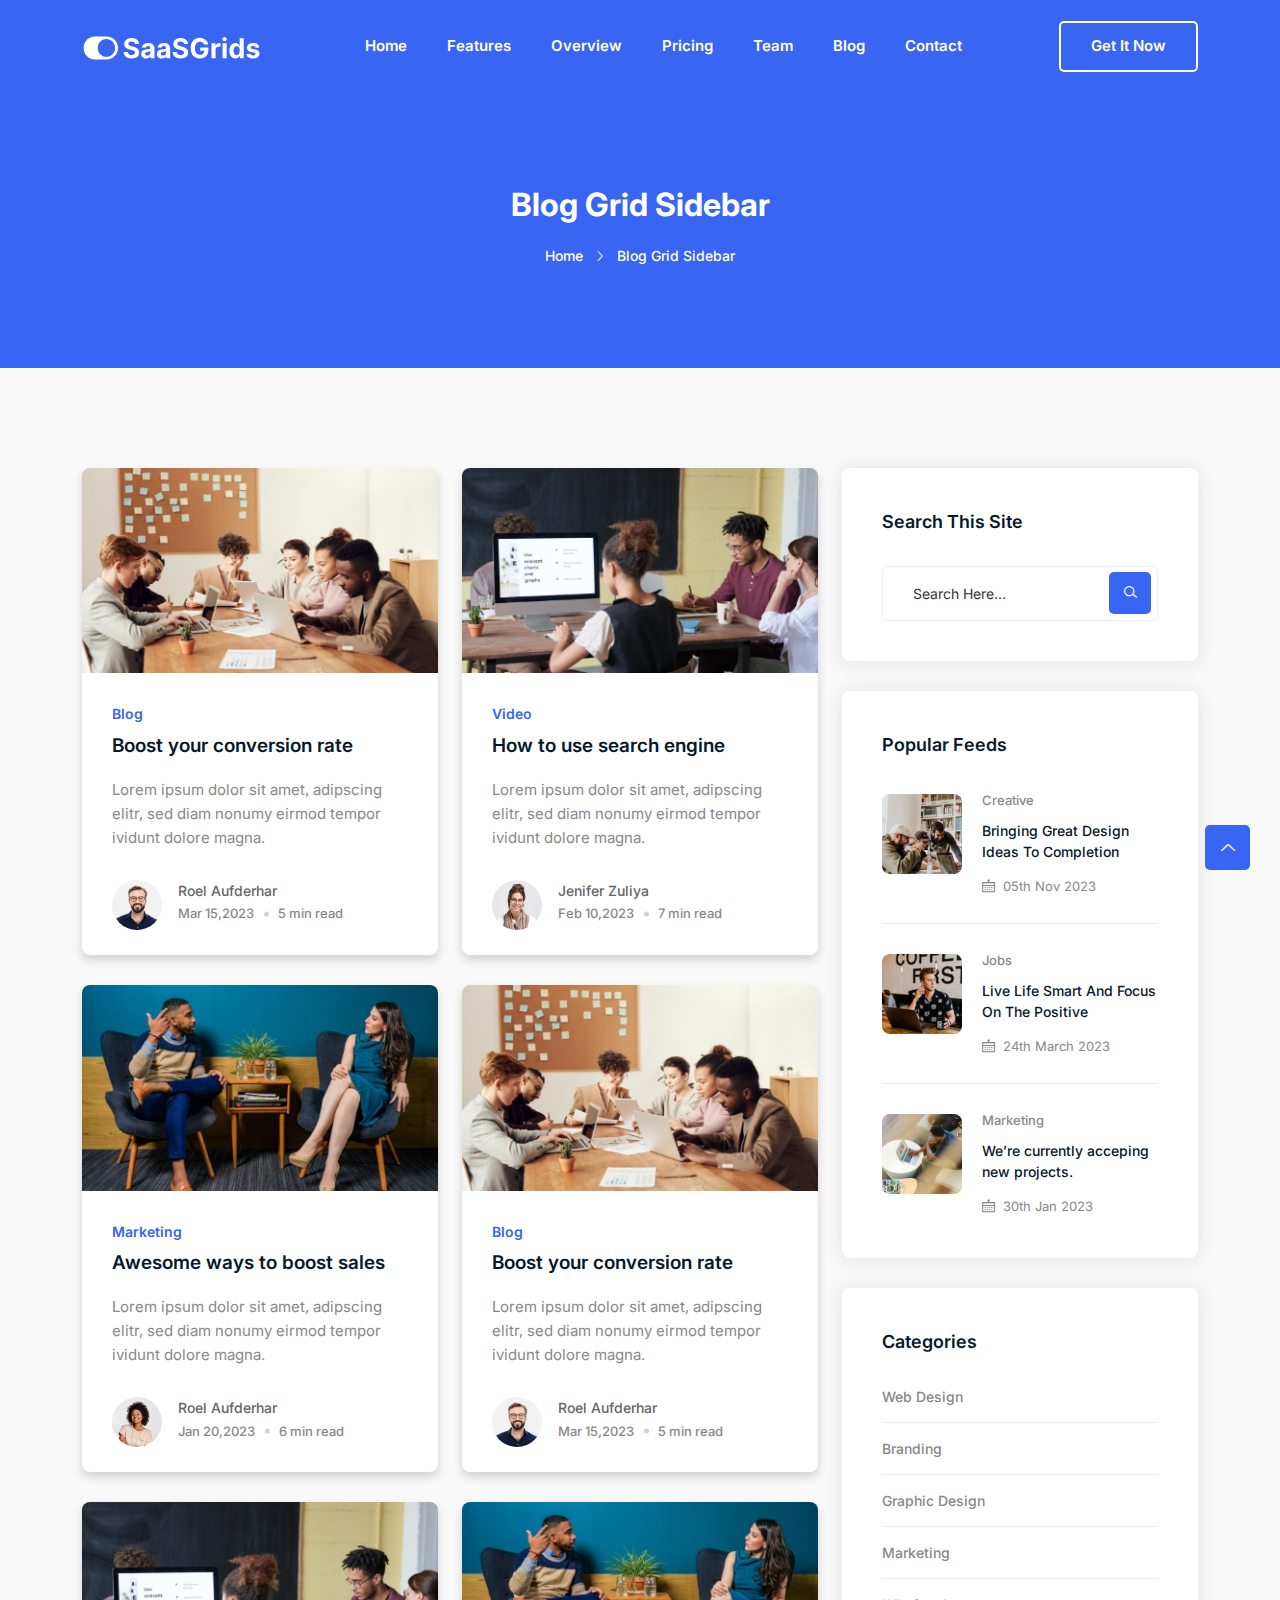
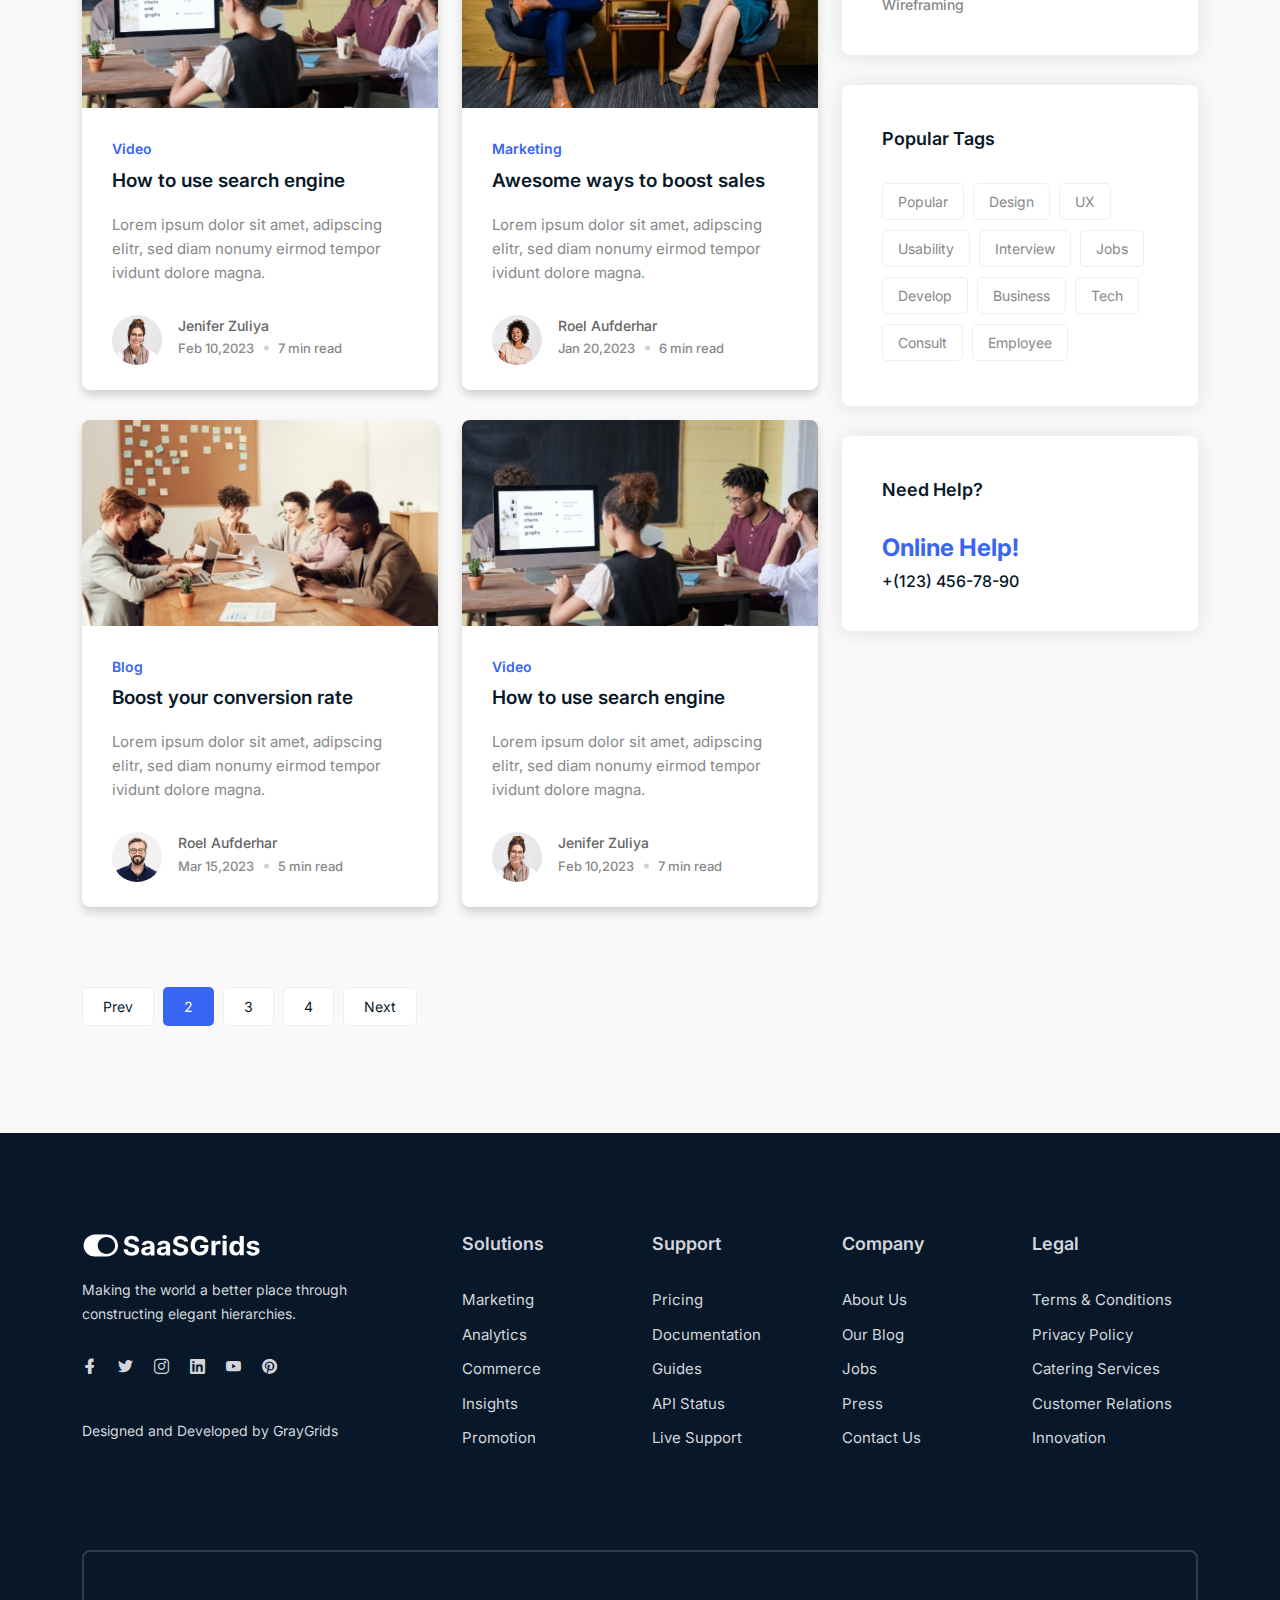
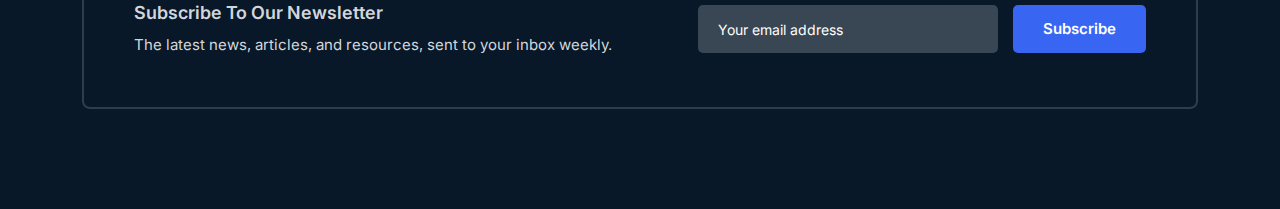
<file: blog-grid-sidebar.html>
<!DOCTYPE html>
<html class="no-js" lang="zxx">


<!-- Mirrored from demo.graygrids.com/themes/saasgrids/blog-grid-sidebar.html by HTTrack Website Copier/3.x [XR&CO'2014], Mon, 09 Dec 2024 08:06:38 GMT -->
<head>
    <meta charset="utf-8" />
    <meta http-equiv="x-ua-compatible" content="ie=edge" />
    <title>Blog Grid Sidebar - SaaSGrids Creative Landing Page HTML Template.</title>
    <meta name="description" content="" />
    <meta name="viewport" content="width=device-width, initial-scale=1" />
    <link rel="shortcut icon" type="image/x-icon" href="assets/images/favicon.svg" />

    <!-- ========================= CSS here ========================= -->
    <link rel="stylesheet" href="assets/css/bootstrap.min.css" />
    <link rel="stylesheet" href="assets/css/LineIcons.2.0.css" />
    <link rel="stylesheet" href="assets/css/animate.css" />
    <link rel="stylesheet" href="assets/css/tiny-slider.css" />
    <link rel="stylesheet" href="assets/css/glightbox.min.css" />
    <link rel="stylesheet" href="assets/css/main.css" />

</head>

<body>
    <!--[if lte IE 9]>
      <p class="browserupgrade">
        You are using an <strong>outdated</strong> browser. Please
        <a href="https://browsehappy.com/">upgrade your browser</a> to improve
        your experience and security.
      </p>
    <![endif]-->

    <!-- Preloader -->
    <div class="preloader">
        <div class="preloader-inner">
            <div class="preloader-icon">
                <span></span>
                <span></span>
            </div>
        </div>
    </div>
    <!-- /End Preloader -->

    <!-- Start Header Area -->
    <header class="header navbar-area">
        <div class="container">
            <div class="row align-items-center">
                <div class="col-lg-12">
                    <div class="nav-inner">
                        <!-- Start Navbar -->
                        <nav class="navbar navbar-expand-lg">
                            <a class="navbar-brand" href="index.html">
                                <img src="assets/images/logo/white-logo.svg" alt="Logo">
                            </a>
                            <button class="navbar-toggler mobile-menu-btn" type="button" data-bs-toggle="collapse"
                                data-bs-target="#navbarSupportedContent" aria-controls="navbarSupportedContent"
                                aria-expanded="false" aria-label="Toggle navigation">
                                <span class="toggler-icon"></span>
                                <span class="toggler-icon"></span>
                                <span class="toggler-icon"></span>
                            </button>
                            <div class="collapse navbar-collapse sub-menu-bar" id="navbarSupportedContent">
                                <ul id="nav" class="navbar-nav ms-auto">
                                    <li class="nav-item">
                                        <a href="index.html" aria-label="Toggle navigation">Home</a>
                                    </li>
                                    <li class="nav-item">
                                        <a href="#" aria-label="Toggle navigation">Features</a>
                                    </li>
                                    <li class="nav-item">
                                        <a href="#" aria-label="Toggle navigation">Overview</a>
                                    </li>
                                    <li class="nav-item">
                                        <a href="#" aria-label="Toggle navigation">Pricing</a>
                                    </li>
                                    <li class="nav-item">
                                        <a href="#" aria-label="Toggle navigation">Team</a>
                                    </li>
                                    <li class="nav-item">
                                        <a class="active dd-menu collapsed" href="#blog" data-bs-toggle="collapse"
                                            data-bs-target="#submenu-1-4" aria-controls="navbarSupportedContent"
                                            aria-expanded="false" aria-label="Toggle navigation">Blog</a>
                                        <ul class="sub-menu collapse" id="submenu-1-4">
                                            <li class="nav-item active"><a href="blog-grid-sidebar.html">Blog Grid
                                                    Sidebar</a>
                                            </li>
                                            <li class="nav-item"><a href="blog-single.html">Blog Single</a></li>
                                            <li class="nav-item"><a href="blog-single-sidebar.html">Blog Single
                                                    Sibebar</a></li>
                                        </ul>
                                    </li>
                                    <li class="nav-item">
                                        <a href="contact.html" aria-label="Toggle navigation">Contact</a>
                                    </li>
                                </ul>
                            </div> <!-- navbar collapse -->
                            <div class="button add-list-button">
                                <a href="contact.html" class="btn">Get it now</a>
                            </div>
                        </nav>
                        <!-- End Navbar -->
                    </div>
                </div>
            </div> <!-- row -->
        </div> <!-- container -->
    </header>
    <!-- End Header Area -->

    <!-- Start Breadcrumbs -->
    <div class="breadcrumbs">
        <div class="container">
            <div class="row">
                <div class="col-lg-8 offset-lg-2 col-md-12 col-12">
                    <div class="breadcrumbs-content">
                        <h1 class="page-title">Blog Grid Sidebar</h1>
                    </div>
                    <ul class="breadcrumb-nav">
                        <li><a href="index.html">Home</a></li>
                        <li>Blog Grid Sidebar</li>
                    </ul>
                </div>
            </div>
        </div>
    </div>
    <!-- End Breadcrumbs -->

    <!-- Start Blog Singel Area -->
    <section class="section blog-section blog-list">
        <div class="container">
            <div class="row">
                <div class="col-lg-8 col-md-12 col-12">
                    <div class="row">
                        <div class="col-lg-6 col-md-6 col-12">
                            <!-- Start Single Blog -->
                            <div class="single-blog">
                                <div class="blog-img">
                                    <a href="blog-single-sidebar.html">
                                        <img src="assets/images/blog/blog-1.jpg" alt="#">
                                    </a>
                                </div>
                                <div class="blog-content">
                                    <a class="category" href="javascript:void(0)">Blog</a>
                                    <h4>
                                        <a href="blog-single-sidebar.html">Boost your conversion rate</a>
                                    </h4>
                                    <p>Lorem ipsum dolor sit amet, adipscing elitr, sed diam nonumy eirmod tempor
                                        ividunt dolore magna.</p>
                                    <div class="autor">
                                        <a href="javascript:void(0)"><img src="assets/images/blog/comment1.jpg"
                                                alt="#"></a>
                                        <a href="javascript:void(0)" class="name">Roel Aufderhar</a>
                                        <ul class="meta-content">
                                            <li>
                                                <a href="javascript:void(0)">Mar 15,2023</a>
                                            </li>
                                            <li>
                                                <a href="javascript:void(0)">5 min read</a>
                                            </li>
                                        </ul>
                                    </div>
                                </div>
                            </div>
                            <!-- End Single Blog -->
                        </div>
                        <div class="col-lg-6 col-md-6 col-12">
                            <!-- Start Single Blog -->
                            <div class="single-blog">
                                <div class="blog-img">
                                    <a href="blog-single-sidebar.html">
                                        <img src="assets/images/blog/blog-2.jpg" alt="#">
                                    </a>
                                </div>
                                <div class="blog-content">
                                    <a class="category" href="javascript:void(0)">Video</a>
                                    <h4>
                                        <a href="blog-single-sidebar.html">How to use search engine</a>
                                    </h4>
                                    <p>Lorem ipsum dolor sit amet, adipscing elitr, sed diam nonumy eirmod tempor
                                        ividunt dolore magna.</p>
                                    <div class="autor">
                                        <a href="javascript:void(0)"><img src="assets/images/blog/comment2.jpg"
                                                alt="#"></a>
                                        <a href="javascript:void(0)" class="name">Jenifer Zuliya</a>
                                        <ul class="meta-content">
                                            <li>
                                                <a href="javascript:void(0)">Feb 10,2023</a>
                                            </li>
                                            <li>
                                                <a href="javascript:void(0)">7 min read</a>
                                            </li>
                                        </ul>
                                    </div>
                                </div>
                            </div>
                            <!-- End Single Blog -->
                        </div>
                        <div class="col-lg-6 col-md-6 col-12">
                            <!-- Start Single Blog -->
                            <div class="single-blog">
                                <div class="blog-img">
                                    <a href="blog-single-sidebar.html">
                                        <img src="assets/images/blog/blog-3.jpg" alt="#">
                                    </a>
                                </div>
                                <div class="blog-content">
                                    <a class="category" href="javascript:void(0)">Marketing</a>
                                    <h4>
                                        <a href="blog-single-sidebar.html">Awesome ways to boost sales</a>
                                    </h4>
                                    <p>Lorem ipsum dolor sit amet, adipscing elitr, sed diam nonumy eirmod tempor
                                        ividunt dolore magna.</p>
                                    <div class="autor">
                                        <a href="javascript:void(0)"><img src="assets/images/blog/comment3.jpg"
                                                alt="#"></a>
                                        <a href="javascript:void(0)" class="name">Roel Aufderhar</a>
                                        <ul class="meta-content">
                                            <li>
                                                <a href="javascript:void(0)">Jan 20,2023</a>
                                            </li>
                                            <li>
                                                <a href="javascript:void(0)">6 min read</a>
                                            </li>
                                        </ul>
                                    </div>
                                </div>
                            </div>
                            <!-- End Single Blog -->
                        </div>
                        <div class="col-lg-6 col-md-6 col-12">
                            <!-- Start Single Blog -->
                            <div class="single-blog">
                                <div class="blog-img">
                                    <a href="blog-single-sidebar.html">
                                        <img src="assets/images/blog/blog-1.jpg" alt="#">
                                    </a>
                                </div>
                                <div class="blog-content">
                                    <a class="category" href="javascript:void(0)">Blog</a>
                                    <h4>
                                        <a href="blog-single-sidebar.html">Boost your conversion rate</a>
                                    </h4>
                                    <p>Lorem ipsum dolor sit amet, adipscing elitr, sed diam nonumy eirmod tempor
                                        ividunt dolore magna.</p>
                                    <div class="autor">
                                        <a href="javascript:void(0)"><img src="assets/images/blog/comment1.jpg"
                                                alt="#"></a>
                                        <a href="javascript:void(0)" class="name">Roel Aufderhar</a>
                                        <ul class="meta-content">
                                            <li>
                                                <a href="javascript:void(0)">Mar 15,2023</a>
                                            </li>
                                            <li>
                                                <a href="javascript:void(0)">5 min read</a>
                                            </li>
                                        </ul>
                                    </div>
                                </div>
                            </div>
                            <!-- End Single Blog -->
                        </div>
                        <div class="col-lg-6 col-md-6 col-12">
                            <!-- Start Single Blog -->
                            <div class="single-blog">
                                <div class="blog-img">
                                    <a href="blog-single-sidebar.html">
                                        <img src="assets/images/blog/blog-2.jpg" alt="#">
                                    </a>
                                </div>
                                <div class="blog-content">
                                    <a class="category" href="javascript:void(0)">Video</a>
                                    <h4>
                                        <a href="blog-single-sidebar.html">How to use search engine</a>
                                    </h4>
                                    <p>Lorem ipsum dolor sit amet, adipscing elitr, sed diam nonumy eirmod tempor
                                        ividunt dolore magna.</p>
                                    <div class="autor">
                                        <a href="javascript:void(0)"><img src="assets/images/blog/comment2.jpg"
                                                alt="#"></a>
                                        <a href="javascript:void(0)" class="name">Jenifer Zuliya</a>
                                        <ul class="meta-content">
                                            <li>
                                                <a href="javascript:void(0)">Feb 10,2023</a>
                                            </li>
                                            <li>
                                                <a href="javascript:void(0)">7 min read</a>
                                            </li>
                                        </ul>
                                    </div>
                                </div>
                            </div>
                            <!-- End Single Blog -->
                        </div>
                        <div class="col-lg-6 col-md-6 col-12">
                            <!-- Start Single Blog -->
                            <div class="single-blog">
                                <div class="blog-img">
                                    <a href="blog-single-sidebar.html">
                                        <img src="assets/images/blog/blog-3.jpg" alt="#">
                                    </a>
                                </div>
                                <div class="blog-content">
                                    <a class="category" href="javascript:void(0)">Marketing</a>
                                    <h4>
                                        <a href="blog-single-sidebar.html">Awesome ways to boost sales</a>
                                    </h4>
                                    <p>Lorem ipsum dolor sit amet, adipscing elitr, sed diam nonumy eirmod tempor
                                        ividunt dolore magna.</p>
                                    <div class="autor">
                                        <a href="javascript:void(0)"><img src="assets/images/blog/comment3.jpg"
                                                alt="#"></a>
                                        <a href="javascript:void(0)" class="name">Roel Aufderhar</a>
                                        <ul class="meta-content">
                                            <li>
                                                <a href="javascript:void(0)">Jan 20,2023</a>
                                            </li>
                                            <li>
                                                <a href="javascript:void(0)">6 min read</a>
                                            </li>
                                        </ul>
                                    </div>
                                </div>
                            </div>
                            <!-- End Single Blog -->
                        </div>
                        <div class="col-lg-6 col-md-6 col-12">
                            <!-- Start Single Blog -->
                            <div class="single-blog">
                                <div class="blog-img">
                                    <a href="blog-single-sidebar.html">
                                        <img src="assets/images/blog/blog-1.jpg" alt="#">
                                    </a>
                                </div>
                                <div class="blog-content">
                                    <a class="category" href="javascript:void(0)">Blog</a>
                                    <h4>
                                        <a href="blog-single-sidebar.html">Boost your conversion rate</a>
                                    </h4>
                                    <p>Lorem ipsum dolor sit amet, adipscing elitr, sed diam nonumy eirmod tempor
                                        ividunt dolore magna.</p>
                                    <div class="autor">
                                        <a href="javascript:void(0)"><img src="assets/images/blog/comment1.jpg"
                                                alt="#"></a>
                                        <a href="javascript:void(0)" class="name">Roel Aufderhar</a>
                                        <ul class="meta-content">
                                            <li>
                                                <a href="javascript:void(0)">Mar 15,2023</a>
                                            </li>
                                            <li>
                                                <a href="javascript:void(0)">5 min read</a>
                                            </li>
                                        </ul>
                                    </div>
                                </div>
                            </div>
                            <!-- End Single Blog -->
                        </div>
                        <div class="col-lg-6 col-md-6 col-12">
                            <!-- Start Single Blog -->
                            <div class="single-blog">
                                <div class="blog-img">
                                    <a href="blog-single-sidebar.html">
                                        <img src="assets/images/blog/blog-2.jpg" alt="#">
                                    </a>
                                </div>
                                <div class="blog-content">
                                    <a class="category" href="javascript:void(0)">Video</a>
                                    <h4>
                                        <a href="blog-single-sidebar.html">How to use search engine</a>
                                    </h4>
                                    <p>Lorem ipsum dolor sit amet, adipscing elitr, sed diam nonumy eirmod tempor
                                        ividunt dolore magna.</p>
                                    <div class="autor">
                                        <a href="javascript:void(0)"><img src="assets/images/blog/comment2.jpg"
                                                alt="#"></a>
                                        <a href="javascript:void(0)" class="name">Jenifer Zuliya</a>
                                        <ul class="meta-content">
                                            <li>
                                                <a href="javascript:void(0)">Feb 10,2023</a>
                                            </li>
                                            <li>
                                                <a href="javascript:void(0)">7 min read</a>
                                            </li>
                                        </ul>
                                    </div>
                                </div>
                            </div>
                            <!-- End Single Blog -->
                        </div>
                    </div>
                    <!-- Pagination -->
                    <div class="pagination left blog-grid-page">
                        <ul class="pagination-list">
                            <li><a href="javascript:void(0)">Prev</a></li>
                            <li class="active"><a href="javascript:void(0)">2</a></li>
                            <li><a href="javascript:void(0)">3</a></li>
                            <li><a href="javascript:void(0)">4</a></li>
                            <li><a href="javascript:void(0)">Next</a></li>
                        </ul>
                    </div>
                    <!--/ End Pagination -->
                </div>
                <aside class="col-lg-4 col-md-12 col-12">
                    <div class="sidebar blog-grid-page">
                        <!-- Start Single Widget -->
                        <div class="widget search-widget">
                            <h5 class="widget-title">Search This Site</h5>
                            <form action="#">
                                <input type="text" placeholder="Search Here...">
                                <button type="submit"><i class="lni lni-search-alt"></i></button>
                            </form>
                        </div>
                        <!-- End Single Widget -->
                        <!-- Start Single Widget -->
                        <div class="widget popular-feeds">
                            <h5 class="widget-title">Popular Feeds</h5>
                            <div class="popular-feed-loop">
                                <div class="single-popular-feed">
                                    <div class="feed-desc">
                                        <a class="feed-img" href="blog-single-sidebar.html">
                                            <img src="assets/images/blog/blog-sidebar-1.jpg" alt="#">
                                        </a>
                                        <a href="javascript:void(0)" class="cetagory">Creative</a>
                                        <h6 class="post-title"><a href="blog-single-sidebar.html">Bringing Great Design
                                                Ideas To Completion</a></h6>
                                        <span class="time"><i class="lni lni-calendar"></i> 05th Nov 2023</span>
                                    </div>
                                </div>
                                <div class="single-popular-feed">
                                    <div class="feed-desc">
                                        <a class="feed-img" href="blog-single-sidebar.html">
                                            <img src="assets/images/blog/blog-sidebar-2.jpg" alt="#">
                                        </a>
                                        <a href="javascript:void(0)" class="cetagory">Jobs</a>
                                        <h6 class="post-title"><a href="blog-single-sidebar.html">Live Life Smart And
                                                Focus On The Positive</a></h6>
                                        <span class="time"><i class="lni lni-calendar"></i> 24th March 2023</span>
                                    </div>
                                </div>
                                <div class="single-popular-feed">
                                    <div class="feed-desc">
                                        <a class="feed-img" href="blog-single-sidebar.html">
                                            <img src="assets/images/blog/blog-sidebar-3.jpg" alt="#">
                                        </a>
                                        <a href="javascript:void(0)" class="cetagory">Marketing</a>
                                        <h6 class="post-title"><a href="blog-single-sidebar.html">We’re currently
                                                acceping new projects.</a></h6>
                                        <span class="time"><i class="lni lni-calendar"></i> 30th Jan 2023</span>
                                    </div>
                                </div>
                            </div>
                        </div>
                        <!-- End Single Widget -->
                        <!-- Start Single Widget -->
                        <div class="widget categories-widget">
                            <h5 class="widget-title">Categories</h5>
                            <ul class="custom">
                                <li>
                                    <a href="javascript:void(0)">Web Design</a>
                                </li>
                                <li>
                                    <a href="javascript:void(0)">Branding</a>
                                </li>
                                <li>
                                    <a href="javascript:void(0)">Graphic Design</a>
                                </li>
                                <li>
                                    <a href="javascript:void(0)">Marketing</a>
                                </li>
                                <li>
                                    <a href="javascript:void(0)">Wireframing</a>
                                </li>
                            </ul>
                        </div>
                        <!-- End Single Widget -->
                        <!-- Start Single Widget -->
                        <div class="widget popular-tag-widget">
                            <h5 class="widget-title">Popular Tags</h5>
                            <div class="tags">
                                <a href="javascript:void(0)">Popular</a>
                                <a href="javascript:void(0)">Design</a>
                                <a href="javascript:void(0)">UX</a>
                                <a href="javascript:void(0)">Usability</a>
                                <a href="javascript:void(0)">Interview</a>
                                <a href="javascript:void(0)">Jobs</a>
                                <a href="javascript:void(0)">Develop</a>
                                <a href="javascript:void(0)">Business</a>
                                <a href="javascript:void(0)">Tech</a>
                                <a href="javascript:void(0)">Consult</a>
                                <a href="javascript:void(0)">Employee</a>
                            </div>
                        </div>
                        <!-- End Single Widget -->
                        <!-- Start Single Widget -->
                        <div class="widget help-call">
                            <h5 class="widget-title">Need Help?</h5>
                            <div class="inner">
                                <h3>
                                    Online Help!
                                    <span>+(123) 456-78-90</span>
                                </h3>
                            </div>
                        </div>
                        <!-- End Single Widget -->
                    </div>
                </aside>
            </div>
        </div>
    </section>
    <!-- End Blog Singel Area -->

    <!-- Start Footer Area -->
    <footer class="footer">
        <!-- Start Footer Top -->
        <div class="footer-top">
            <div class="container">
                <div class="row">
                    <div class="col-lg-4 col-md-4 col-12">
                        <!-- Single Widget -->
                        <div class="single-footer f-about">
                            <div class="logo">
                                <a href="index.html">
                                    <img src="assets/images/logo/white-logo.svg" alt="#">
                                </a>
                            </div>
                            <p>Making the world a better place through constructing elegant hierarchies.</p>
                            <ul class="social">
                                <li><a href="javascript:void(0)"><i class="lni lni-facebook-filled"></i></a></li>
                                <li><a href="javascript:void(0)"><i class="lni lni-twitter-original"></i></a></li>
                                <li><a href="javascript:void(0)"><i class="lni lni-instagram"></i></a></li>
                                <li><a href="javascript:void(0)"><i class="lni lni-linkedin-original"></i></a></li>
                                <li><a href="javascript:void(0)"><i class="lni lni-youtube"></i></a></li>
                                <li><a href="javascript:void(0)"><i class="lni lni-pinterest"></i></a></li>
                            </ul>
                            <p class="copyright-text">Designed and Developed by <a href="https://graygrids.com/"
                                    rel="nofollow" target="_blank">GrayGrids</a>
                            </p>
                        </div>
                        <!-- End Single Widget -->
                    </div>
                    <div class="col-lg-8 col-md-8 col-12">
                        <div class="row">
                            <div class="col-lg-3 col-md-6 col-12">
                                <!-- Single Widget -->
                                <div class="single-footer f-link">
                                    <h3>Solutions</h3>
                                    <ul>
                                        <li><a href="javascript:void(0)">Marketing</a></li>
                                        <li><a href="javascript:void(0)">Analytics</a></li>
                                        <li><a href="javascript:void(0)">Commerce</a></li>
                                        <li><a href="javascript:void(0)">Insights</a></li>
                                        <li><a href="javascript:void(0)">Promotion</a></li>
                                    </ul>
                                </div>
                                <!-- End Single Widget -->
                            </div>
                            <div class="col-lg-3 col-md-6 col-12">
                                <!-- Single Widget -->
                                <div class="single-footer f-link">
                                    <h3>Support</h3>
                                    <ul>
                                        <li><a href="javascript:void(0)">Pricing</a></li>
                                        <li><a href="javascript:void(0)">Documentation</a></li>
                                        <li><a href="javascript:void(0)">Guides</a></li>
                                        <li><a href="javascript:void(0)">API Status</a></li>
                                        <li><a href="javascript:void(0)">Live Support</a></li>
                                    </ul>
                                </div>
                                <!-- End Single Widget -->
                            </div>
                            <div class="col-lg-3 col-md-6 col-12">
                                <!-- Single Widget -->
                                <div class="single-footer f-link">
                                    <h3>Company</h3>
                                    <ul>
                                        <li><a href="javascript:void(0)">About Us</a></li>
                                        <li><a href="javascript:void(0)">Our Blog</a></li>
                                        <li><a href="javascript:void(0)">Jobs</a></li>
                                        <li><a href="javascript:void(0)">Press</a></li>
                                        <li><a href="javascript:void(0)">Contact Us</a></li>
                                    </ul>
                                </div>
                                <!-- End Single Widget -->
                            </div>
                            <div class="col-lg-3 col-md-6 col-12">
                                <!-- Single Widget -->
                                <div class="single-footer f-link">
                                    <h3>Legal</h3>
                                    <ul>
                                        <li><a href="javascript:void(0)">Terms & Conditions</a></li>
                                        <li><a href="javascript:void(0)">Privacy Policy</a></li>
                                        <li><a href="javascript:void(0)">Catering Services</a></li>
                                        <li><a href="javascript:void(0)">Customer Relations</a></li>
                                        <li><a href="javascript:void(0)">Innovation</a></li>
                                    </ul>
                                </div>
                                <!-- End Single Widget -->
                            </div>
                        </div>
                    </div>
                </div>
            </div>
        </div>
        <!--/ End Footer Top -->
        <!-- Start Footer Newsletter -->
        <div class="footer-newsletter">
            <div class="container">
                <div class="inner-content">
                    <div class="row align-items-center">
                        <div class="col-lg-6 col-md-5 col-12">
                            <div class="title">
                                <h3>Subscribe to our newsletter</h3>
                                <p>The latest news, articles, and resources, sent to your inbox weekly.</p>
                            </div>
                        </div>
                        <div class="col-lg-6 col-md-7 col-12">
                            <div class="form">
                                <form action="#" method="get" target="_blank" class="newsletter-form">
                                    <input name="EMAIL" placeholder="Your email address" type="email">
                                    <div class="button">
                                        <button class="btn">Subscribe<span class="dir-part"></span></button>
                                    </div>
                                </form>
                            </div>
                        </div>
                    </div>
                </div>
            </div>
        </div>
        <!-- End Footer Newsletter -->
    </footer>
    <!--/ End Footer Area -->

    <!-- ========================= scroll-top ========================= -->
    <a href="#" class="scroll-top">
        <i class="lni lni-chevron-up"></i>
    </a>

    <!-- ========================= JS here ========================= -->
    <script src="assets/js/bootstrap.min.js"></script>
    <script src="assets/js/wow.min.js"></script>
    <script src="assets/js/tiny-slider.js"></script>
    <script src="assets/js/glightbox.min.js"></script>
    <script src="assets/js/main.js"></script>
</body>


<!-- Mirrored from demo.graygrids.com/themes/saasgrids/blog-grid-sidebar.html by HTTrack Website Copier/3.x [XR&CO'2014], Mon, 09 Dec 2024 08:06:40 GMT -->
</html>
</file>
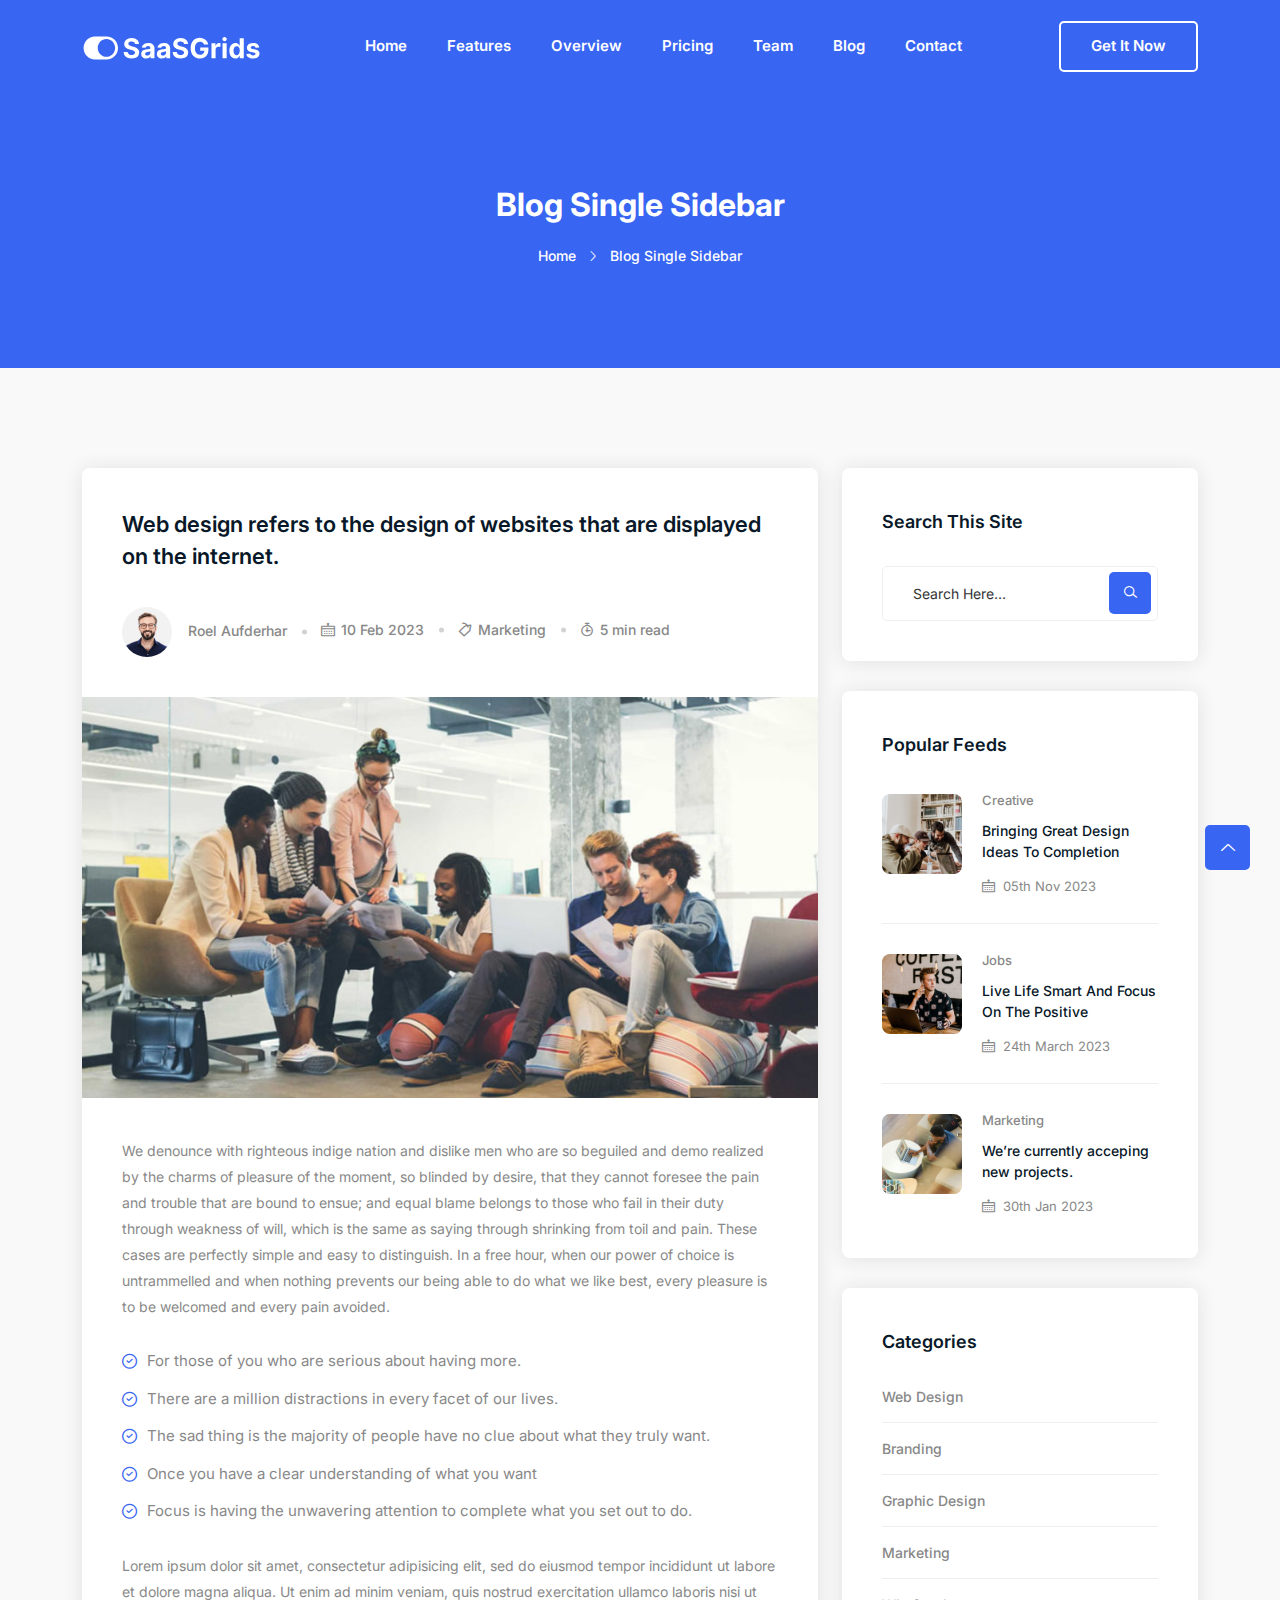
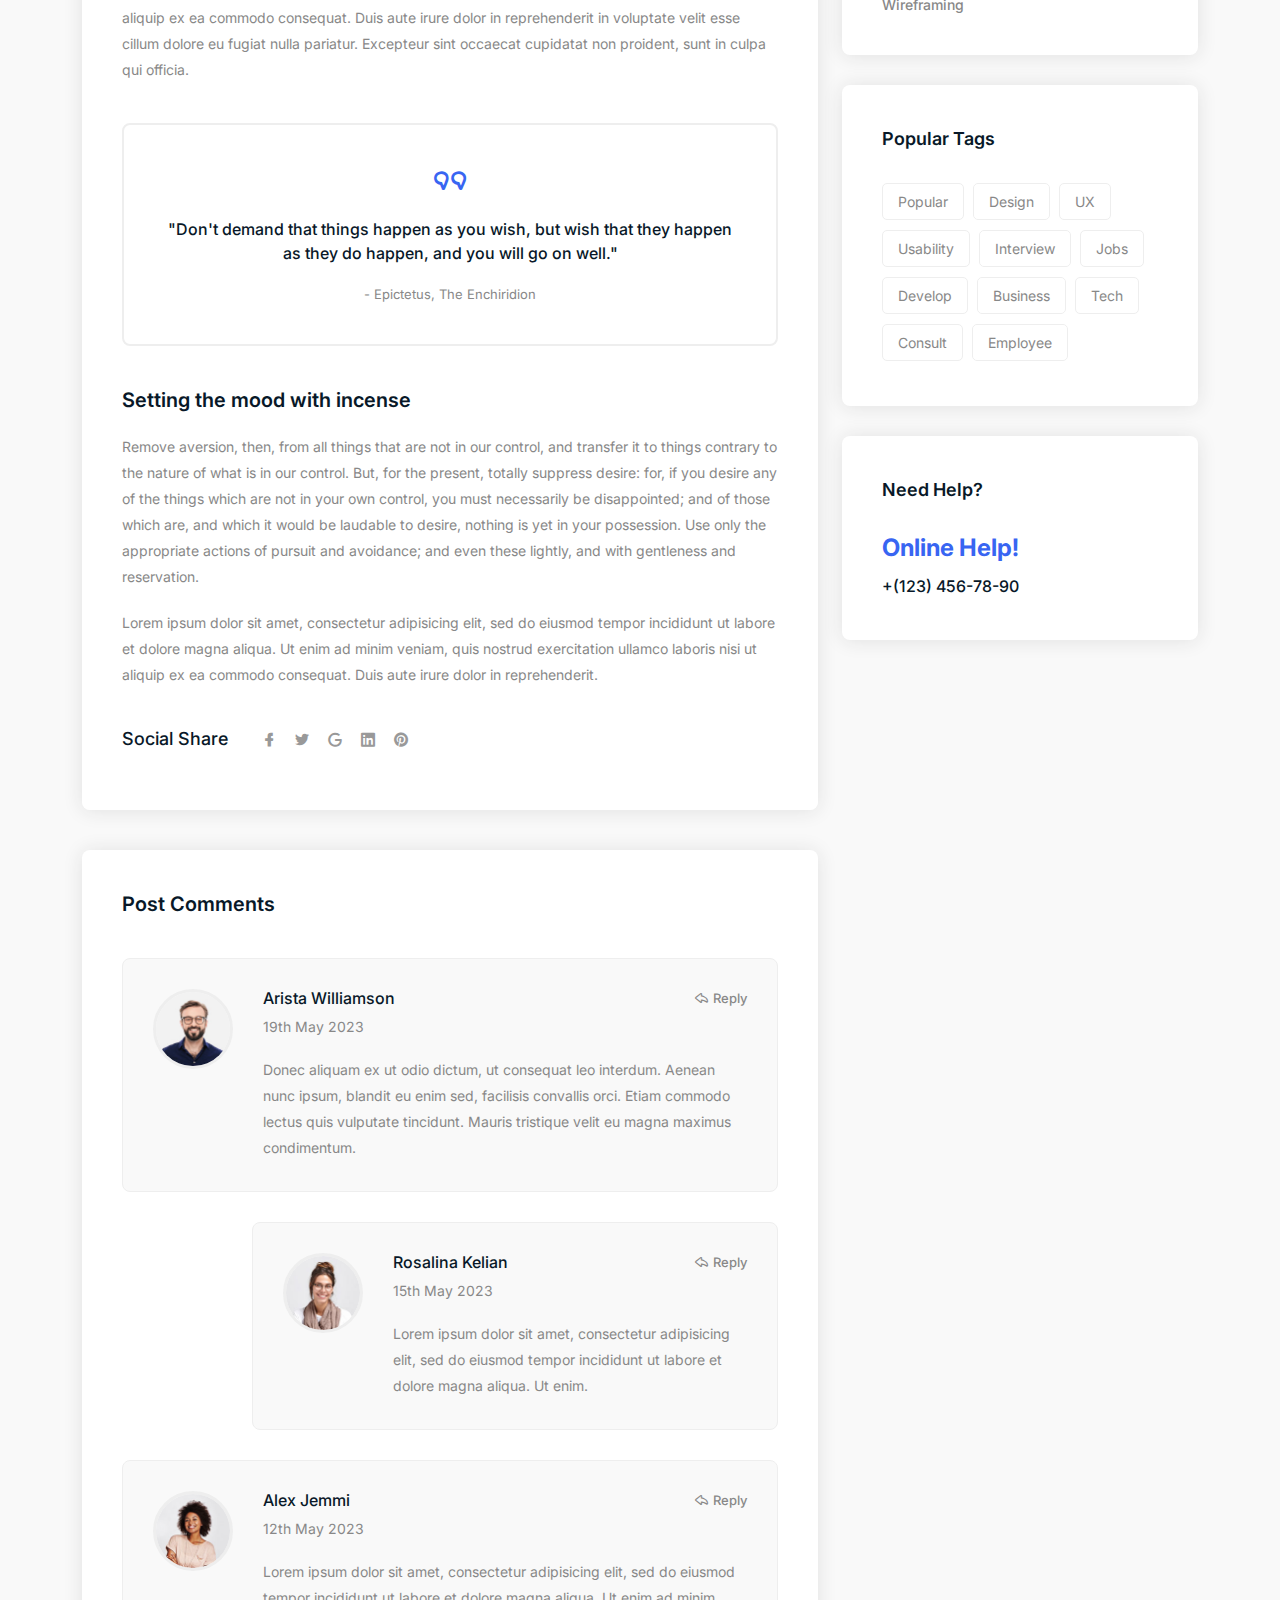
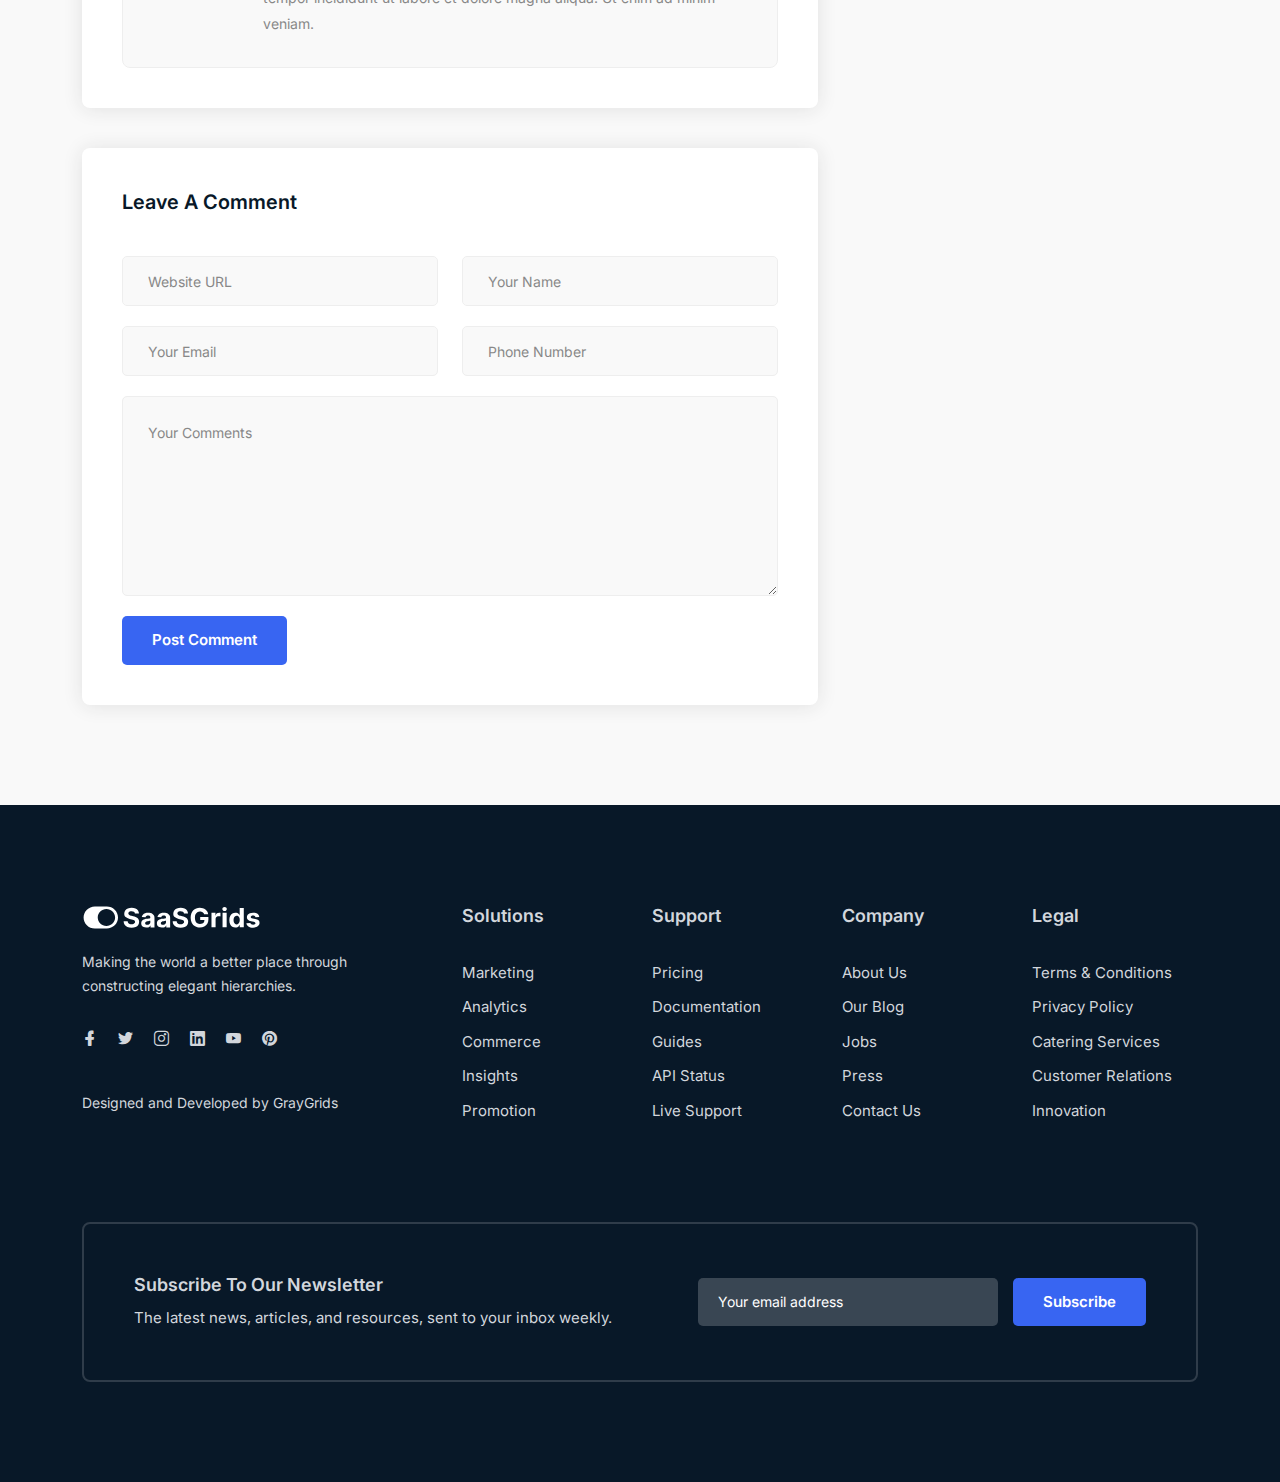
<file: blog-single-sidebar.html>
<!DOCTYPE html>
<html class="no-js" lang="zxx">


<!-- Mirrored from demo.graygrids.com/themes/saasgrids/blog-single-sidebar.html by HTTrack Website Copier/3.x [XR&CO'2014], Mon, 09 Dec 2024 08:06:40 GMT -->
<head>
    <meta charset="utf-8" />
    <meta http-equiv="x-ua-compatible" content="ie=edge" />
    <title>Blog Single Sidebar - SaaSGrids Creative Landing Page HTML Template.</title>
    <meta name="description" content="" />
    <meta name="viewport" content="width=device-width, initial-scale=1" />
    <link rel="shortcut icon" type="image/x-icon" href="assets/images/favicon.svg" />

    <!-- ========================= CSS here ========================= -->
    <link rel="stylesheet" href="assets/css/bootstrap.min.css" />
    <link rel="stylesheet" href="assets/css/LineIcons.2.0.css" />
    <link rel="stylesheet" href="assets/css/animate.css" />
    <link rel="stylesheet" href="assets/css/tiny-slider.css" />
    <link rel="stylesheet" href="assets/css/glightbox.min.css" />
    <link rel="stylesheet" href="assets/css/main.css" />

</head>

<body>
    <!--[if lte IE 9]>
      <p class="browserupgrade">
        You are using an <strong>outdated</strong> browser. Please
        <a href="https://browsehappy.com/">upgrade your browser</a> to improve
        your experience and security.
      </p>
    <![endif]-->

    <!-- Preloader -->
    <div class="preloader">
        <div class="preloader-inner">
            <div class="preloader-icon">
                <span></span>
                <span></span>
            </div>
        </div>
    </div>
    <!-- /End Preloader -->

    <!-- Start Header Area -->
    <header class="header navbar-area">
        <div class="container">
            <div class="row align-items-center">
                <div class="col-lg-12">
                    <div class="nav-inner">
                        <!-- Start Navbar -->
                        <nav class="navbar navbar-expand-lg">
                            <a class="navbar-brand" href="index.html">
                                <img src="assets/images/logo/white-logo.svg" alt="Logo">
                            </a>
                            <button class="navbar-toggler mobile-menu-btn" type="button" data-bs-toggle="collapse"
                                data-bs-target="#navbarSupportedContent" aria-controls="navbarSupportedContent"
                                aria-expanded="false" aria-label="Toggle navigation">
                                <span class="toggler-icon"></span>
                                <span class="toggler-icon"></span>
                                <span class="toggler-icon"></span>
                            </button>
                            <div class="collapse navbar-collapse sub-menu-bar" id="navbarSupportedContent">
                                <ul id="nav" class="navbar-nav ms-auto">
                                    <li class="nav-item">
                                        <a href="index.html" aria-label="Toggle navigation">Home</a>
                                    </li>
                                    <li class="nav-item">
                                        <a href="#" aria-label="Toggle navigation">Features</a>
                                    </li>
                                    <li class="nav-item">
                                        <a href="#" aria-label="Toggle navigation">Overview</a>
                                    </li>
                                    <li class="nav-item">
                                        <a href="#" aria-label="Toggle navigation">Pricing</a>
                                    </li>
                                    <li class="nav-item">
                                        <a href="#" aria-label="Toggle navigation">Team</a>
                                    </li>
                                    <li class="nav-item">
                                        <a class="active dd-menu collapsed" href="#blog" data-bs-toggle="collapse"
                                            data-bs-target="#submenu-1-4" aria-controls="navbarSupportedContent"
                                            aria-expanded="false" aria-label="Toggle navigation">Blog</a>
                                        <ul class="sub-menu collapse" id="submenu-1-4">
                                            <li class="nav-item"><a href="blog-grid-sidebar.html">Blog Grid
                                                    Sidebar</a>
                                            </li>
                                            <li class="nav-item"><a href="blog-single.html">Blog Single</a></li>
                                            <li class="nav-item active"><a href="blog-single-sidebar.html">Blog Single
                                                    Sibebar</a></li>
                                        </ul>
                                    </li>
                                    <li class="nav-item">
                                        <a href="contact.html" aria-label="Toggle navigation">Contact</a>
                                    </li>
                                </ul>
                            </div> <!-- navbar collapse -->
                            <div class="button add-list-button">
                                <a href="contact.html" class="btn">Get it now</a>
                            </div>
                        </nav>
                        <!-- End Navbar -->
                    </div>
                </div>
            </div> <!-- row -->
        </div> <!-- container -->
    </header>
    <!-- End Header Area -->

    <!-- Start Breadcrumbs -->
    <div class="breadcrumbs">
        <div class="container">
            <div class="row">
                <div class="col-lg-8 offset-lg-2 col-md-12 col-12">
                    <div class="breadcrumbs-content">
                        <h1 class="page-title">Blog Single Sidebar</h1>
                    </div>
                    <ul class="breadcrumb-nav">
                        <li><a href="index.html">Home</a></li>
                        <li>Blog Single Sidebar</li>
                    </ul>
                </div>
            </div>
        </div>
    </div>
    <!-- End Breadcrumbs -->

    <!-- Start Blog Singel Area -->
    <section class="section blog-single">
        <div class="container">
            <div class="row">
                <div class="col-lg-8 col-md-12 col-12">
                    <div class="single-inner">
                        <div class="post-details">
                            <div class="main-content-head">
                                <div class="meta-information">
                                    <h2 class="post-title">
                                        <a href="blog-single.html">Web design refers to the design of websites that are
                                            displayed on the internet.</a>
                                    </h2>
                                    <!-- End Meta Info -->
                                    <ul class="meta-info">
                                        <li>
                                            <a href="javascript:void(0)"><img src="assets/images/blog/comment1.jpg"
                                                    alt="#"> Roel Aufderhar</a>
                                        </li>
                                        <li>
                                            <a href="javascript:void(0)"><i class="lni lni-calendar"></i> 10 Feb 2023
                                            </a>
                                        </li>
                                        <li>
                                            <a href="javascript:void(0)"><i class="lni lni-tag"></i> Marketing</a>
                                        </li>
                                        <li>
                                            <a href="javascript:void(0)"><i class="lni lni-timer"></i> 5 min read</a>
                                        </li>
                                    </ul>
                                    <!-- End Meta Info -->
                                </div>
                                <div class="post-thumbnils">
                                    <img src="assets/images/blog/blog-single.jpg" alt="#">
                                </div>
                                <div class="detail-inner">
                                    <p>We denounce with righteous indige nation and dislike men who are so beguiled and
                                        demo
                                        realized by the charms of pleasure of the moment, so blinded by desire, that
                                        they
                                        cannot
                                        foresee the pain and trouble that are bound to ensue; and equal blame belongs to
                                        those
                                        who fail in their duty through weakness of will, which is the same as saying
                                        through
                                        shrinking from toil and pain. These cases are perfectly simple and easy to
                                        distinguish.
                                        In a free hour, when our power of choice is untrammelled and when nothing
                                        prevents
                                        our
                                        being able to do what we like best, every pleasure is to be welcomed and every
                                        pain
                                        avoided.</p>
                                    <!-- post image -->
                                    <ul class="list">
                                        <li><i class="lni lni-checkmark-circle"></i> For those of you who are serious
                                            about having
                                            more.</li>
                                        <li><i class="lni lni-checkmark-circle"></i> There are a million distractions in
                                            every
                                            facet of our lives.</li>
                                        <li><i class="lni lni-checkmark-circle"></i> The sad thing is the majority of
                                            people have
                                            no clue about what they truly want.</li>
                                        <li><i class="lni lni-checkmark-circle"></i> Once you have a clear understanding
                                            of what you
                                            want</li>
                                        <li><i class="lni lni-checkmark-circle"></i> Focus is having the unwavering
                                            attention to
                                            complete what you set out to do.</li>
                                    </ul>
                                    <p>Lorem ipsum dolor sit amet, consectetur adipisicing elit, sed do eiusmod tempor
                                        incididunt ut labore et dolore magna aliqua. Ut enim ad minim veniam, quis
                                        nostrud
                                        exercitation ullamco laboris nisi ut aliquip ex ea commodo consequat. Duis aute
                                        irure
                                        dolor in reprehenderit in voluptate velit esse cillum dolore eu fugiat nulla
                                        pariatur.
                                        Excepteur sint occaecat cupidatat non proident, sunt in culpa qui officia. </p>
                                    <!-- post quote -->
                                    <blockquote>
                                        <div class="icon">
                                            <i class="lni lni-quotation"></i>
                                        </div>
                                        <h4>"Don't demand that things happen as you wish, but wish that they happen as
                                            they
                                            do
                                            happen, and you will go on well."</h4>
                                        <span>- Epictetus, The Enchiridion</span>
                                    </blockquote>
                                    <h3>Setting the mood with incense</h3>
                                    <p>Remove aversion, then, from all things that are not in our control, and transfer
                                        it
                                        to
                                        things contrary to the nature of what is in our control. But, for the present,
                                        totally
                                        suppress desire: for, if you desire any of the things which are not in your own
                                        control,
                                        you must necessarily be disappointed; and of those which are, and which it would
                                        be
                                        laudable to desire, nothing is yet in your possession. Use only the appropriate
                                        actions
                                        of pursuit and avoidance; and even these lightly, and with gentleness and
                                        reservation.
                                    </p>
                                    <p>Lorem ipsum dolor sit amet, consectetur adipisicing elit, sed do eiusmod tempor
                                        incididunt ut labore et dolore magna aliqua. Ut enim ad minim veniam, quis
                                        nostrud
                                        exercitation ullamco laboris nisi ut aliquip ex ea commodo consequat. Duis aute
                                        irure
                                        dolor in reprehenderit. </p>
                                    <!--post tags -->
                                    <!-- Post Social Share -->
                                    <div class="post-social-media">
                                        <h5 class="share-title">Social Share</h5>
                                        <ul>
                                            <li>
                                                <a href="javascript:void(0)">
                                                    <i class="lni lni-facebook-filled"></i>
                                                    <span>facebook</span>
                                                </a>
                                            </li>
                                            <li>
                                                <a href="javascript:void(0)">
                                                    <i class="lni lni-twitter-original"></i>
                                                    <span>twitter</span>
                                                </a>
                                            </li>
                                            <li>
                                                <a href="javascript:void(0)">
                                                    <i class="lni lni-google"></i>
                                                    <span>google+</span>
                                                </a>
                                            </li>
                                            <li>
                                                <a href="javascript:void(0)">
                                                    <i class="lni lni-linkedin-original"></i>
                                                    <span>linkedin</span>
                                                </a>
                                            </li>
                                            <li>
                                                <a href="javascript:void(0)">
                                                    <i class="lni lni-pinterest"></i>
                                                    <span>pinterest</span>
                                                </a>
                                            </li>
                                        </ul>
                                    </div>
                                    <!-- Post Social Share -->
                                </div>
                            </div>
                            <!-- Comments -->
                            <div class="post-comments">
                                <h3 class="comment-title"><span>Post comments</span></h3>
                                <ul class="comments-list">
                                    <li>
                                        <div class="comment-img">
                                            <img src="assets/images/blog/comment1.jpg" alt="img">
                                        </div>
                                        <div class="comment-desc">
                                            <div class="desc-top">
                                                <h6>Arista Williamson</h6>
                                                <span class="date">19th May 2023</span>
                                                <a href="javascript:void(0)" class="reply-link"><i
                                                        class="lni lni-reply"></i>Reply</a>
                                            </div>
                                            <p>
                                                Donec aliquam ex ut odio dictum, ut consequat leo interdum. Aenean nunc
                                                ipsum, blandit eu enim sed, facilisis convallis orci. Etiam commodo
                                                lectus
                                                quis vulputate tincidunt. Mauris tristique velit eu magna maximus
                                                condimentum.
                                            </p>
                                        </div>
                                    </li>
                                    <li class="children">
                                        <div class="comment-img">
                                            <img src="assets/images/blog/comment2.jpg" alt="img">
                                        </div>
                                        <div class="comment-desc">
                                            <div class="desc-top">
                                                <h6>Rosalina Kelian</h6>
                                                <span class="date">15th May 2023</span>
                                                <a href="javascript:void(0)" class="reply-link"><i
                                                        class="lni lni-reply"></i>Reply</a>
                                            </div>
                                            <p>
                                                Lorem ipsum dolor sit amet, consectetur adipisicing elit, sed do eiusmod
                                                tempor incididunt ut labore et dolore magna aliqua. Ut enim.
                                            </p>
                                        </div>
                                    </li>
                                    <li>
                                        <div class="comment-img">
                                            <img src="assets/images/blog/comment3.jpg" alt="img">
                                        </div>
                                        <div class="comment-desc">
                                            <div class="desc-top">
                                                <h6>Alex Jemmi</h6>
                                                <span class="date">12th May 2023</span>
                                                <a href="javascript:void(0)" class="reply-link"><i
                                                        class="lni lni-reply"></i>Reply</a>
                                            </div>
                                            <p>
                                                Lorem ipsum dolor sit amet, consectetur adipisicing elit, sed do eiusmod
                                                tempor incididunt ut labore et dolore magna aliqua. Ut enim ad minim
                                                veniam.
                                            </p>
                                        </div>
                                    </li>
                                </ul>
                            </div>
                            <div class="comment-form">
                                <h3 class="comment-reply-title">Leave a comment</h3>
                                <form action="#" method="POST">
                                    <div class="row">
                                        <div class="col-lg-6 col-12">
                                            <div class="form-box form-group">
                                                <input type="text" name="name" class="form-control form-control-custom"
                                                    placeholder="Website URL" />
                                            </div>
                                        </div>
                                        <div class="col-lg-6 col-12">
                                            <div class="form-box form-group">
                                                <input type="text" name="email" class="form-control form-control-custom"
                                                    placeholder="Your Name" />
                                            </div>
                                        </div>
                                        <div class="col-lg-6 col-12">
                                            <div class="form-box form-group">
                                                <input type="email" name="email"
                                                    class="form-control form-control-custom" placeholder="Your Email" />
                                            </div>
                                        </div>
                                        <div class="col-lg-6 col-12">
                                            <div class="form-box form-group">
                                                <input type="text" name="name" class="form-control form-control-custom"
                                                    placeholder="Phone Number" />
                                            </div>
                                        </div>
                                        <div class="col-12">
                                            <div class="form-box form-group">
                                                <textarea name="#" class="form-control form-control-custom"
                                                    placeholder="Your Comments"></textarea>
                                            </div>
                                        </div>
                                        <div class="col-12">
                                            <div class="button">
                                                <button type="submit" class="btn">Post Comment</button>
                                            </div>
                                        </div>
                                    </div>
                                </form>
                            </div>
                        </div>
                    </div>
                </div>
                <aside class="col-lg-4 col-md-12 col-12">
                    <div class="sidebar blog-grid-page">
                        <!-- Start Single Widget -->
                        <div class="widget search-widget">
                            <h5 class="widget-title">Search This Site</h5>
                            <form action="#">
                                <input type="text" placeholder="Search Here...">
                                <button type="submit"><i class="lni lni-search-alt"></i></button>
                            </form>
                        </div>
                        <!-- End Single Widget -->
                        <!-- Start Single Widget -->
                        <div class="widget popular-feeds">
                            <h5 class="widget-title">Popular Feeds</h5>
                            <div class="popular-feed-loop">
                                <div class="single-popular-feed">
                                    <div class="feed-desc">
                                        <a class="feed-img" href="blog-single-sidebar.html">
                                            <img src="assets/images/blog/blog-sidebar-1.jpg" alt="#">
                                        </a>
                                        <a href="javascript:void(0)" class="cetagory">Creative</a>
                                        <h6 class="post-title"><a href="blog-single-sidebar.html">Bringing Great Design
                                                Ideas To Completion</a></h6>
                                        <span class="time"><i class="lni lni-calendar"></i> 05th Nov 2023</span>
                                    </div>
                                </div>
                                <div class="single-popular-feed">
                                    <div class="feed-desc">
                                        <a class="feed-img" href="blog-single-sidebar.html">
                                            <img src="assets/images/blog/blog-sidebar-2.jpg" alt="#">
                                        </a>
                                        <a href="javascript:void(0)" class="cetagory">Jobs</a>
                                        <h6 class="post-title"><a href="blog-single-sidebar.html">Live Life Smart And
                                                Focus On The Positive</a></h6>
                                        <span class="time"><i class="lni lni-calendar"></i> 24th March 2023</span>
                                    </div>
                                </div>
                                <div class="single-popular-feed">
                                    <div class="feed-desc">
                                        <a class="feed-img" href="blog-single-sidebar.html">
                                            <img src="assets/images/blog/blog-sidebar-3.jpg" alt="#">
                                        </a>
                                        <a href="javascript:void(0)" class="cetagory">Marketing</a>
                                        <h6 class="post-title"><a href="blog-single-sidebar.html">We’re currently
                                                acceping new projects.</a></h6>
                                        <span class="time"><i class="lni lni-calendar"></i> 30th Jan 2023</span>
                                    </div>
                                </div>
                            </div>
                        </div>
                        <!-- End Single Widget -->
                        <!-- Start Single Widget -->
                        <div class="widget categories-widget">
                            <h5 class="widget-title">Categories</h5>
                            <ul class="custom">
                                <li>
                                    <a href="javascript:void(0)">Web Design</a>
                                </li>
                                <li>
                                    <a href="javascript:void(0)">Branding</a>
                                </li>
                                <li>
                                    <a href="javascript:void(0)">Graphic Design</a>
                                </li>
                                <li>
                                    <a href="javascript:void(0)">Marketing</a>
                                </li>
                                <li>
                                    <a href="javascript:void(0)">Wireframing</a>
                                </li>
                            </ul>
                        </div>
                        <!-- End Single Widget -->
                        <!-- Start Single Widget -->
                        <div class="widget popular-tag-widget">
                            <h5 class="widget-title">Popular Tags</h5>
                            <div class="tags">
                                <a href="javascript:void(0)">Popular</a>
                                <a href="javascript:void(0)">Design</a>
                                <a href="javascript:void(0)">UX</a>
                                <a href="javascript:void(0)">Usability</a>
                                <a href="javascript:void(0)">Interview</a>
                                <a href="javascript:void(0)">Jobs</a>
                                <a href="javascript:void(0)">Develop</a>
                                <a href="javascript:void(0)">Business</a>
                                <a href="javascript:void(0)">Tech</a>
                                <a href="javascript:void(0)">Consult</a>
                                <a href="javascript:void(0)">Employee</a>
                            </div>
                        </div>
                        <!-- End Single Widget -->
                        <!-- Start Single Widget -->
                        <div class="widget help-call">
                            <h5 class="widget-title">Need Help?</h5>
                            <div class="inner">
                                <h3>
                                    Online Help!
                                    <span>+(123) 456-78-90</span>
                                </h3>
                            </div>
                        </div>
                        <!-- End Single Widget -->
                    </div>
                </aside>
            </div>
        </div>
    </section>
    <!-- End Blog Singel Area -->

    <!-- Start Footer Area -->
    <footer class="footer">
        <!-- Start Footer Top -->
        <div class="footer-top">
            <div class="container">
                <div class="row">
                    <div class="col-lg-4 col-md-4 col-12">
                        <!-- Single Widget -->
                        <div class="single-footer f-about">
                            <div class="logo">
                                <a href="index.html">
                                    <img src="assets/images/logo/white-logo.svg" alt="#">
                                </a>
                            </div>
                            <p>Making the world a better place through constructing elegant hierarchies.</p>
                            <ul class="social">
                                <li><a href="javascript:void(0)"><i class="lni lni-facebook-filled"></i></a></li>
                                <li><a href="javascript:void(0)"><i class="lni lni-twitter-original"></i></a></li>
                                <li><a href="javascript:void(0)"><i class="lni lni-instagram"></i></a></li>
                                <li><a href="javascript:void(0)"><i class="lni lni-linkedin-original"></i></a></li>
                                <li><a href="javascript:void(0)"><i class="lni lni-youtube"></i></a></li>
                                <li><a href="javascript:void(0)"><i class="lni lni-pinterest"></i></a></li>
                            </ul>
                            <p class="copyright-text">Designed and Developed by <a href="https://graygrids.com/"
                                    rel="nofollow" target="_blank">GrayGrids</a>
                            </p>
                        </div>
                        <!-- End Single Widget -->
                    </div>
                    <div class="col-lg-8 col-md-8 col-12">
                        <div class="row">
                            <div class="col-lg-3 col-md-6 col-12">
                                <!-- Single Widget -->
                                <div class="single-footer f-link">
                                    <h3>Solutions</h3>
                                    <ul>
                                        <li><a href="javascript:void(0)">Marketing</a></li>
                                        <li><a href="javascript:void(0)">Analytics</a></li>
                                        <li><a href="javascript:void(0)">Commerce</a></li>
                                        <li><a href="javascript:void(0)">Insights</a></li>
                                        <li><a href="javascript:void(0)">Promotion</a></li>
                                    </ul>
                                </div>
                                <!-- End Single Widget -->
                            </div>
                            <div class="col-lg-3 col-md-6 col-12">
                                <!-- Single Widget -->
                                <div class="single-footer f-link">
                                    <h3>Support</h3>
                                    <ul>
                                        <li><a href="javascript:void(0)">Pricing</a></li>
                                        <li><a href="javascript:void(0)">Documentation</a></li>
                                        <li><a href="javascript:void(0)">Guides</a></li>
                                        <li><a href="javascript:void(0)">API Status</a></li>
                                        <li><a href="javascript:void(0)">Live Support</a></li>
                                    </ul>
                                </div>
                                <!-- End Single Widget -->
                            </div>
                            <div class="col-lg-3 col-md-6 col-12">
                                <!-- Single Widget -->
                                <div class="single-footer f-link">
                                    <h3>Company</h3>
                                    <ul>
                                        <li><a href="javascript:void(0)">About Us</a></li>
                                        <li><a href="javascript:void(0)">Our Blog</a></li>
                                        <li><a href="javascript:void(0)">Jobs</a></li>
                                        <li><a href="javascript:void(0)">Press</a></li>
                                        <li><a href="javascript:void(0)">Contact Us</a></li>
                                    </ul>
                                </div>
                                <!-- End Single Widget -->
                            </div>
                            <div class="col-lg-3 col-md-6 col-12">
                                <!-- Single Widget -->
                                <div class="single-footer f-link">
                                    <h3>Legal</h3>
                                    <ul>
                                        <li><a href="javascript:void(0)">Terms & Conditions</a></li>
                                        <li><a href="javascript:void(0)">Privacy Policy</a></li>
                                        <li><a href="javascript:void(0)">Catering Services</a></li>
                                        <li><a href="javascript:void(0)">Customer Relations</a></li>
                                        <li><a href="javascript:void(0)">Innovation</a></li>
                                    </ul>
                                </div>
                                <!-- End Single Widget -->
                            </div>
                        </div>
                    </div>
                </div>
            </div>
        </div>
        <!--/ End Footer Top -->
        <!-- Start Footer Newsletter -->
        <div class="footer-newsletter">
            <div class="container">
                <div class="inner-content">
                    <div class="row align-items-center">
                        <div class="col-lg-6 col-md-5 col-12">
                            <div class="title">
                                <h3>Subscribe to our newsletter</h3>
                                <p>The latest news, articles, and resources, sent to your inbox weekly.</p>
                            </div>
                        </div>
                        <div class="col-lg-6 col-md-7 col-12">
                            <div class="form">
                                <form action="#" method="get" target="_blank" class="newsletter-form">
                                    <input name="EMAIL" placeholder="Your email address" type="email">
                                    <div class="button">
                                        <button class="btn">Subscribe<span class="dir-part"></span></button>
                                    </div>
                                </form>
                            </div>
                        </div>
                    </div>
                </div>
            </div>
        </div>
        <!-- End Footer Newsletter -->
    </footer>
    <!--/ End Footer Area -->

    <!-- ========================= scroll-top ========================= -->
    <a href="#" class="scroll-top">
        <i class="lni lni-chevron-up"></i>
    </a>

    <!-- ========================= JS here ========================= -->
    <script src="assets/js/bootstrap.min.js"></script>
    <script src="assets/js/wow.min.js"></script>
    <script src="assets/js/tiny-slider.js"></script>
    <script src="assets/js/glightbox.min.js"></script>
    <script src="assets/js/main.js"></script>
</body>


<!-- Mirrored from demo.graygrids.com/themes/saasgrids/blog-single-sidebar.html by HTTrack Website Copier/3.x [XR&CO'2014], Mon, 09 Dec 2024 08:06:40 GMT -->
</html>
</file>
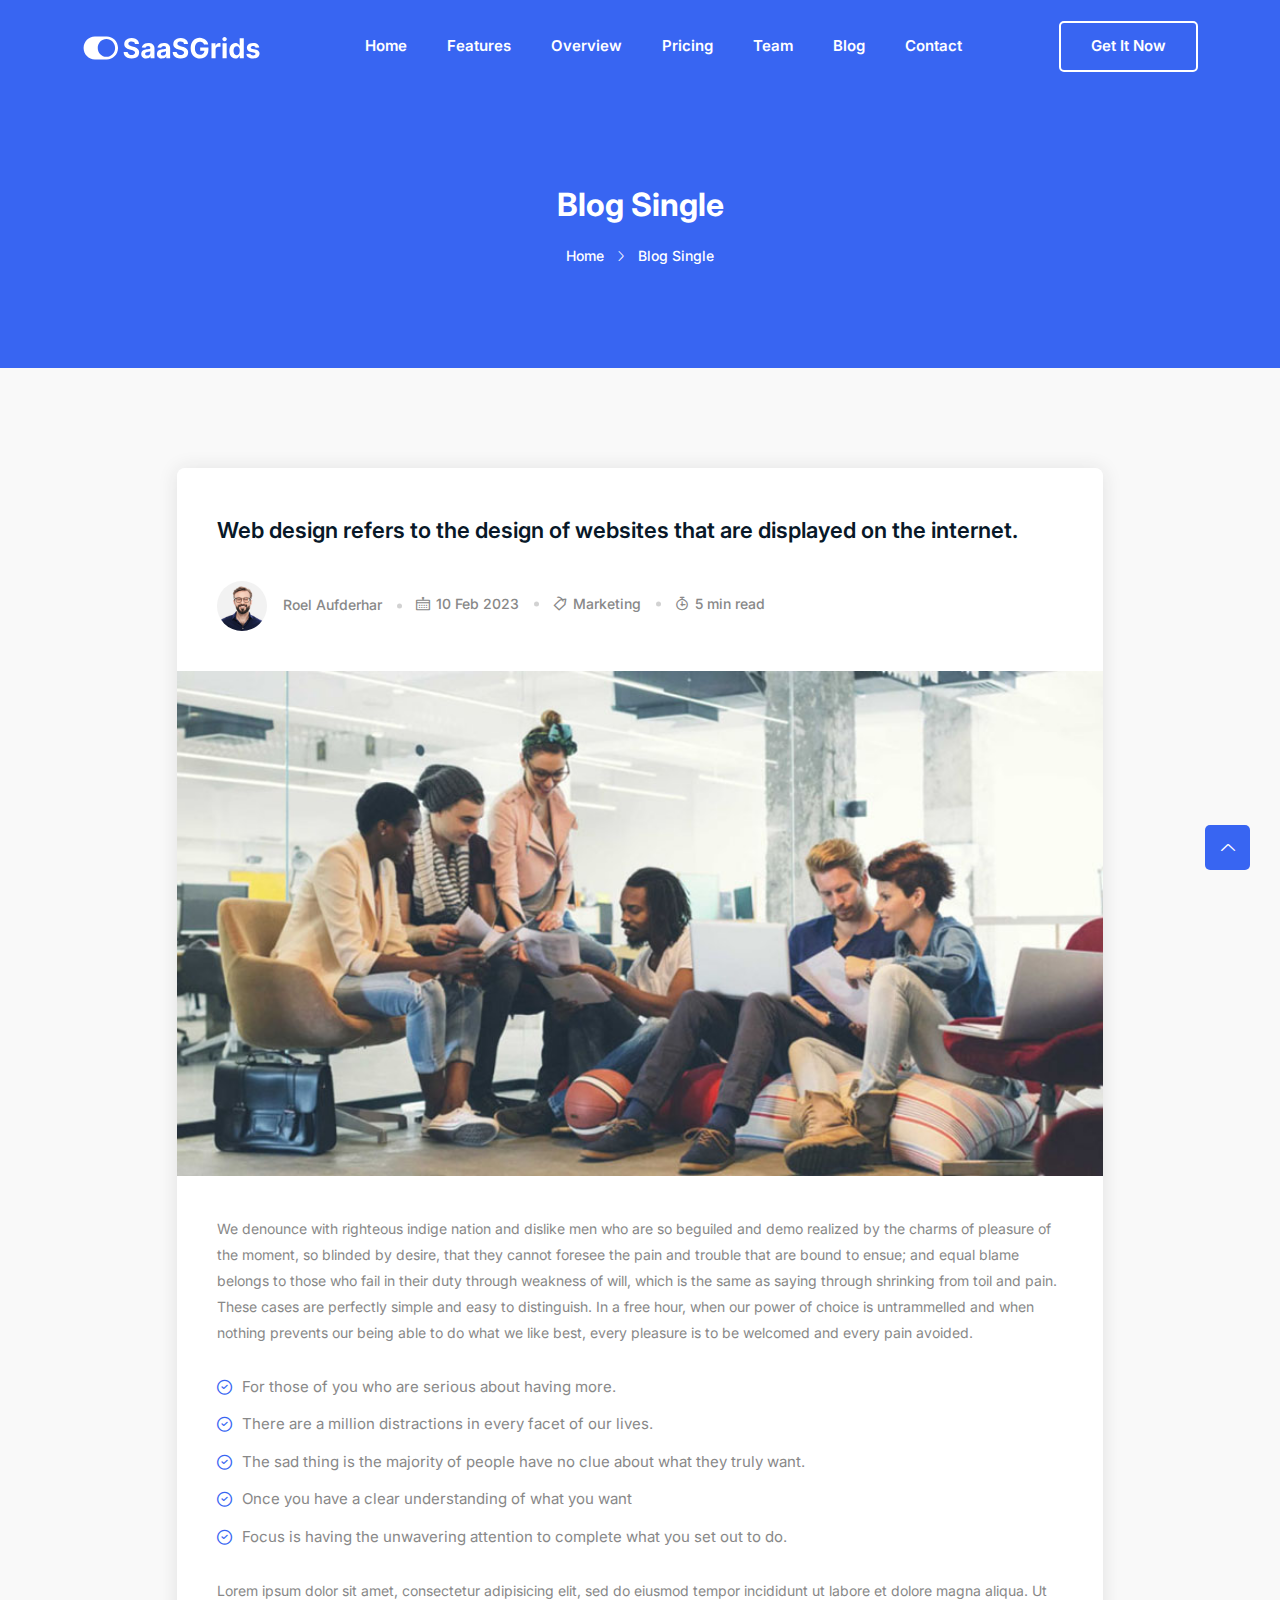
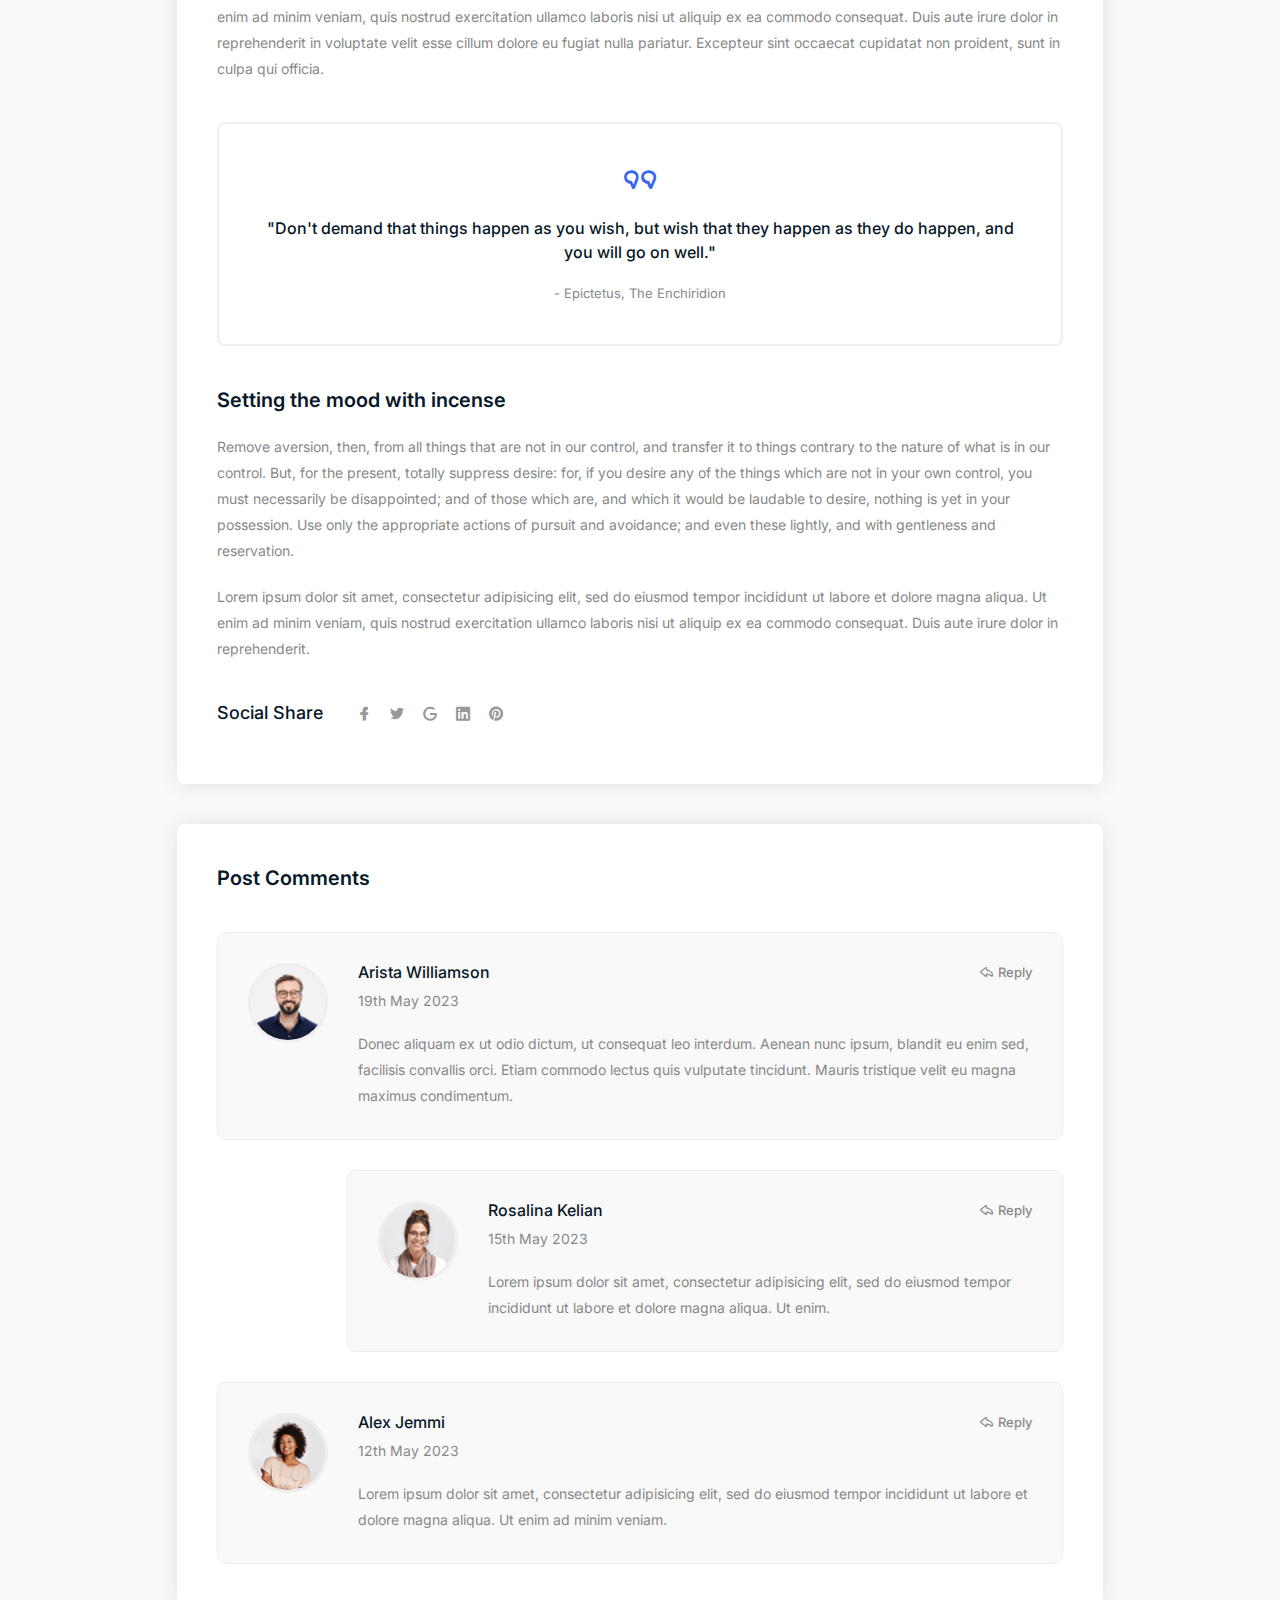
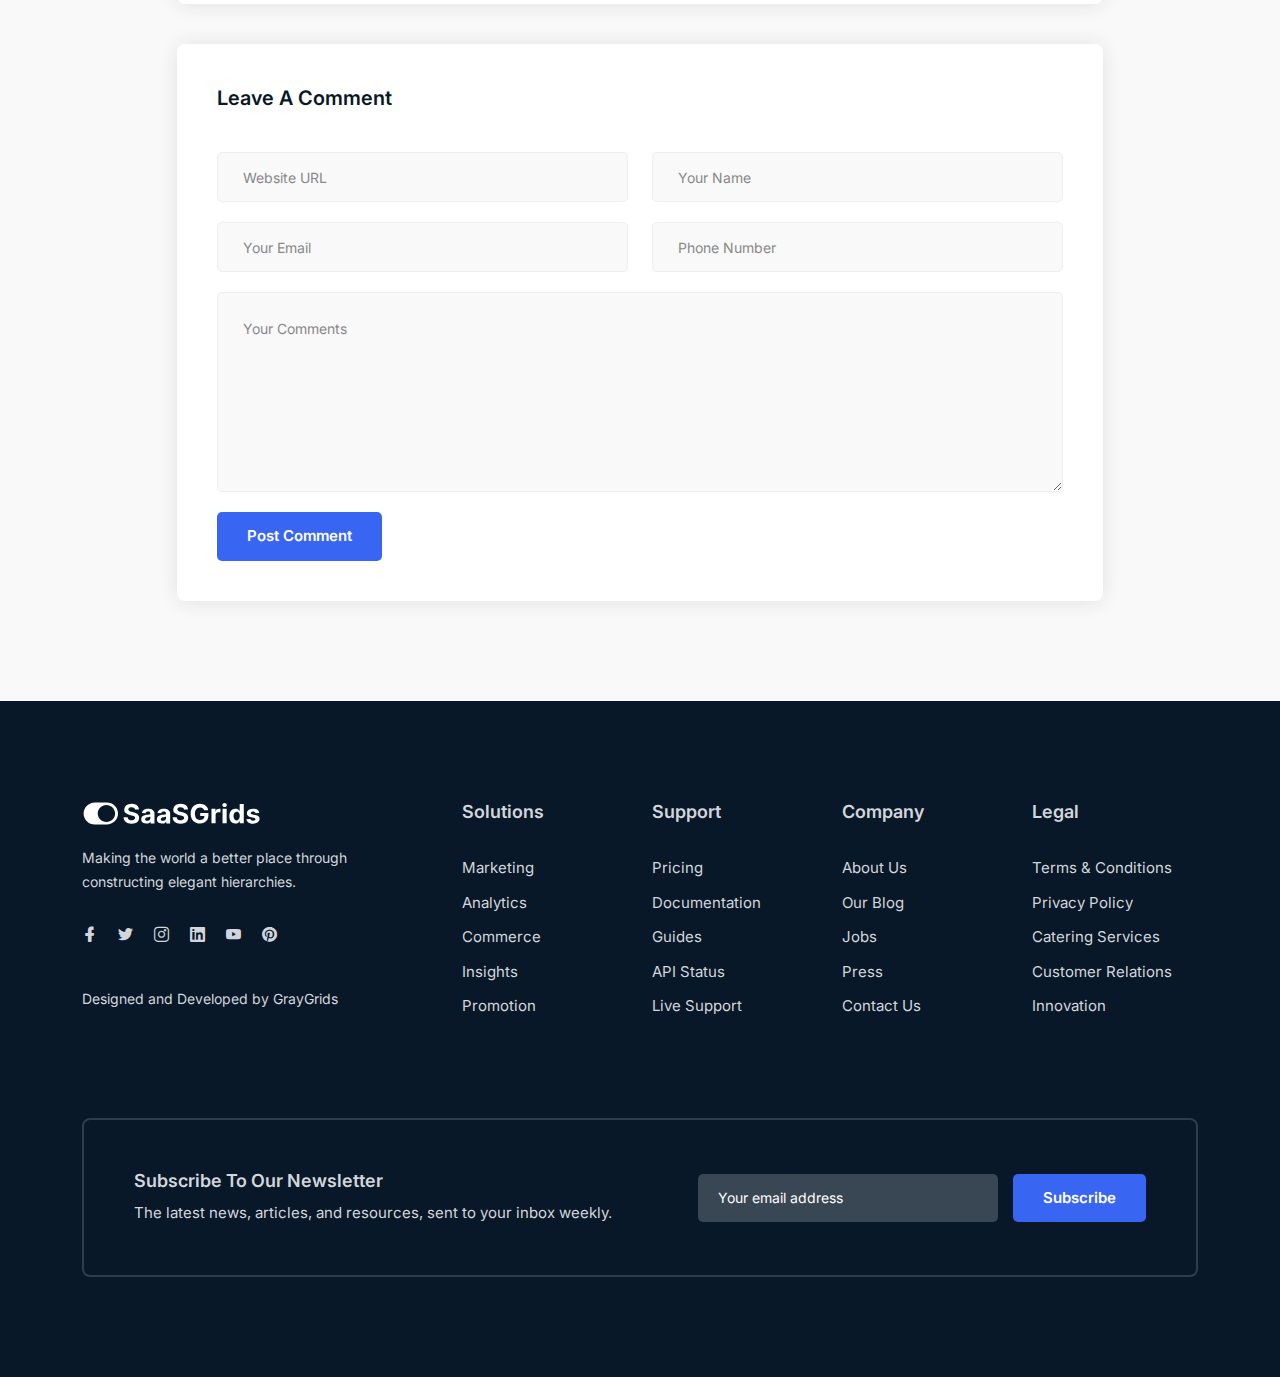
<file: blog-single.html>
<!DOCTYPE html>
<html class="no-js" lang="zxx">


<!-- Mirrored from demo.graygrids.com/themes/saasgrids/blog-single.html by HTTrack Website Copier/3.x [XR&CO'2014], Mon, 09 Dec 2024 08:06:40 GMT -->
<head>
    <meta charset="utf-8" />
    <meta http-equiv="x-ua-compatible" content="ie=edge" />
    <title>Blog Single - SaaSGrids Creative Landing Page HTML Template.</title>
    <meta name="description" content="" />
    <meta name="viewport" content="width=device-width, initial-scale=1" />
    <link rel="shortcut icon" type="image/x-icon" href="assets/images/favicon.svg" />

    <!-- ========================= CSS here ========================= -->
    <link rel="stylesheet" href="assets/css/bootstrap.min.css" />
    <link rel="stylesheet" href="assets/css/LineIcons.2.0.css" />
    <link rel="stylesheet" href="assets/css/animate.css" />
    <link rel="stylesheet" href="assets/css/tiny-slider.css" />
    <link rel="stylesheet" href="assets/css/glightbox.min.css" />
    <link rel="stylesheet" href="assets/css/main.css" />

</head>

<body>
    <!--[if lte IE 9]>
      <p class="browserupgrade">
        You are using an <strong>outdated</strong> browser. Please
        <a href="https://browsehappy.com/">upgrade your browser</a> to improve
        your experience and security.
      </p>
    <![endif]-->

    <!-- Preloader -->
    <div class="preloader">
        <div class="preloader-inner">
            <div class="preloader-icon">
                <span></span>
                <span></span>
            </div>
        </div>
    </div>
    <!-- /End Preloader -->

    <!-- Start Header Area -->
    <header class="header navbar-area">
        <div class="container">
            <div class="row align-items-center">
                <div class="col-lg-12">
                    <div class="nav-inner">
                        <!-- Start Navbar -->
                        <nav class="navbar navbar-expand-lg">
                            <a class="navbar-brand" href="index.html">
                                <img src="assets/images/logo/white-logo.svg" alt="Logo">
                            </a>
                            <button class="navbar-toggler mobile-menu-btn" type="button" data-bs-toggle="collapse"
                                data-bs-target="#navbarSupportedContent" aria-controls="navbarSupportedContent"
                                aria-expanded="false" aria-label="Toggle navigation">
                                <span class="toggler-icon"></span>
                                <span class="toggler-icon"></span>
                                <span class="toggler-icon"></span>
                            </button>
                            <div class="collapse navbar-collapse sub-menu-bar" id="navbarSupportedContent">
                                <ul id="nav" class="navbar-nav ms-auto">
                                    <li class="nav-item">
                                        <a href="index.html" aria-label="Toggle navigation">Home</a>
                                    </li>
                                    <li class="nav-item">
                                        <a href="#" aria-label="Toggle navigation">Features</a>
                                    </li>
                                    <li class="nav-item">
                                        <a href="#" aria-label="Toggle navigation">Overview</a>
                                    </li>
                                    <li class="nav-item">
                                        <a href="#" aria-label="Toggle navigation">Pricing</a>
                                    </li>
                                    <li class="nav-item">
                                        <a href="#" aria-label="Toggle navigation">Team</a>
                                    </li>
                                    <li class="nav-item">
                                        <a class="active dd-menu collapsed" href="#blog" data-bs-toggle="collapse"
                                            data-bs-target="#submenu-1-4" aria-controls="navbarSupportedContent"
                                            aria-expanded="false" aria-label="Toggle navigation">Blog</a>
                                        <ul class="sub-menu collapse" id="submenu-1-4">
                                            <li class="nav-item"><a href="blog-grid-sidebar.html">Blog Grid
                                                    Sidebar</a>
                                            </li>
                                            <li class="nav-item active"><a href="blog-single.html">Blog Single</a></li>
                                            <li class="nav-item"><a href="blog-single-sidebar.html">Blog Single
                                                    Sibebar</a></li>
                                        </ul>
                                    </li>
                                    <li class="nav-item">
                                        <a href="contact.html" aria-label="Toggle navigation">Contact</a>
                                    </li>
                                </ul>
                            </div> <!-- navbar collapse -->
                            <div class="button add-list-button">
                                <a href="contact.html" class="btn">Get it now</a>
                            </div>
                        </nav>
                        <!-- End Navbar -->
                    </div>
                </div>
            </div> <!-- row -->
        </div> <!-- container -->
    </header>
    <!-- End Header Area -->

    <!-- Start Breadcrumbs -->
    <div class="breadcrumbs">
        <div class="container">
            <div class="row">
                <div class="col-lg-8 offset-lg-2 col-md-12 col-12">
                    <div class="breadcrumbs-content">
                        <h1 class="page-title">Blog Single</h1>
                    </div>
                    <ul class="breadcrumb-nav">
                        <li><a href="index.html">Home</a></li>
                        <li>Blog Single</li>
                    </ul>
                </div>
            </div>
        </div>
    </div>
    <!-- End Breadcrumbs -->

    <!-- Start Blog Singel Area -->
    <section class="section blog-single">
        <div class="container">
            <div class="row">
                <div class="col-lg-10 offset-lg-1 col-md-12 col-12">
                    <div class="single-inner">
                        <div class="post-details">
                            <div class="main-content-head">
                                <div class="meta-information">
                                    <h2 class="post-title">
                                        <a href="blog-single.html">Web design refers to the design of websites that are
                                            displayed on the internet.</a>
                                    </h2>
                                    <!-- End Meta Info -->
                                    <ul class="meta-info">
                                        <li>
                                            <a href="javascript:void(0)"><img src="assets/images/blog/comment1.jpg"
                                                    alt="#"> Roel Aufderhar</a>
                                        </li>
                                        <li>
                                            <a href="javascript:void(0)"><i class="lni lni-calendar"></i> 10 Feb 2023
                                            </a>
                                        </li>
                                        <li>
                                            <a href="javascript:void(0)"><i class="lni lni-tag"></i> Marketing</a>
                                        </li>
                                        <li>
                                            <a href="javascript:void(0)"><i class="lni lni-timer"></i> 5 min read</a>
                                        </li>
                                    </ul>
                                    <!-- End Meta Info -->
                                </div>
                                <div class="post-thumbnils">
                                    <img src="assets/images/blog/blog-single.jpg" alt="#">
                                </div>
                                <div class="detail-inner">
                                    <p>We denounce with righteous indige nation and dislike men who are so beguiled and
                                        demo
                                        realized by the charms of pleasure of the moment, so blinded by desire, that
                                        they
                                        cannot
                                        foresee the pain and trouble that are bound to ensue; and equal blame belongs to
                                        those
                                        who fail in their duty through weakness of will, which is the same as saying
                                        through
                                        shrinking from toil and pain. These cases are perfectly simple and easy to
                                        distinguish.
                                        In a free hour, when our power of choice is untrammelled and when nothing
                                        prevents
                                        our
                                        being able to do what we like best, every pleasure is to be welcomed and every
                                        pain
                                        avoided.</p>
                                    <!-- post image -->
                                    <ul class="list">
                                        <li><i class="lni lni-checkmark-circle"></i> For those of you who are serious
                                            about having
                                            more.</li>
                                        <li><i class="lni lni-checkmark-circle"></i> There are a million distractions in
                                            every
                                            facet of our lives.</li>
                                        <li><i class="lni lni-checkmark-circle"></i> The sad thing is the majority of
                                            people have
                                            no clue about what they truly want.</li>
                                        <li><i class="lni lni-checkmark-circle"></i> Once you have a clear understanding
                                            of what you
                                            want</li>
                                        <li><i class="lni lni-checkmark-circle"></i> Focus is having the unwavering
                                            attention to
                                            complete what you set out to do.</li>
                                    </ul>
                                    <p>Lorem ipsum dolor sit amet, consectetur adipisicing elit, sed do eiusmod tempor
                                        incididunt ut labore et dolore magna aliqua. Ut enim ad minim veniam, quis
                                        nostrud
                                        exercitation ullamco laboris nisi ut aliquip ex ea commodo consequat. Duis aute
                                        irure
                                        dolor in reprehenderit in voluptate velit esse cillum dolore eu fugiat nulla
                                        pariatur.
                                        Excepteur sint occaecat cupidatat non proident, sunt in culpa qui officia. </p>
                                    <!-- post quote -->
                                    <blockquote>
                                        <div class="icon">
                                            <i class="lni lni-quotation"></i>
                                        </div>
                                        <h4>"Don't demand that things happen as you wish, but wish that they happen as
                                            they
                                            do
                                            happen, and you will go on well."</h4>
                                        <span>- Epictetus, The Enchiridion</span>
                                    </blockquote>
                                    <h3>Setting the mood with incense</h3>
                                    <p>Remove aversion, then, from all things that are not in our control, and transfer
                                        it
                                        to
                                        things contrary to the nature of what is in our control. But, for the present,
                                        totally
                                        suppress desire: for, if you desire any of the things which are not in your own
                                        control,
                                        you must necessarily be disappointed; and of those which are, and which it would
                                        be
                                        laudable to desire, nothing is yet in your possession. Use only the appropriate
                                        actions
                                        of pursuit and avoidance; and even these lightly, and with gentleness and
                                        reservation.
                                    </p>
                                    <p>Lorem ipsum dolor sit amet, consectetur adipisicing elit, sed do eiusmod tempor
                                        incididunt ut labore et dolore magna aliqua. Ut enim ad minim veniam, quis
                                        nostrud
                                        exercitation ullamco laboris nisi ut aliquip ex ea commodo consequat. Duis aute
                                        irure
                                        dolor in reprehenderit. </p>
                                    <!--post tags -->
                                    <!-- Post Social Share -->
                                    <div class="post-social-media">
                                        <h5 class="share-title">Social Share</h5>
                                        <ul>
                                            <li>
                                                <a href="javascript:void(0)">
                                                    <i class="lni lni-facebook-filled"></i>
                                                    <span>facebook</span>
                                                </a>
                                            </li>
                                            <li>
                                                <a href="javascript:void(0)">
                                                    <i class="lni lni-twitter-original"></i>
                                                    <span>twitter</span>
                                                </a>
                                            </li>
                                            <li>
                                                <a href="javascript:void(0)">
                                                    <i class="lni lni-google"></i>
                                                    <span>google+</span>
                                                </a>
                                            </li>
                                            <li>
                                                <a href="javascript:void(0)">
                                                    <i class="lni lni-linkedin-original"></i>
                                                    <span>linkedin</span>
                                                </a>
                                            </li>
                                            <li>
                                                <a href="javascript:void(0)">
                                                    <i class="lni lni-pinterest"></i>
                                                    <span>pinterest</span>
                                                </a>
                                            </li>
                                        </ul>
                                    </div>
                                    <!-- Post Social Share -->
                                </div>
                            </div>
                            <!-- Comments -->
                            <div class="post-comments">
                                <h3 class="comment-title"><span>Post comments</span></h3>
                                <ul class="comments-list">
                                    <li>
                                        <div class="comment-img">
                                            <img src="assets/images/blog/comment1.jpg" alt="img">
                                        </div>
                                        <div class="comment-desc">
                                            <div class="desc-top">
                                                <h6>Arista Williamson</h6>
                                                <span class="date">19th May 2023</span>
                                                <a href="javascript:void(0)" class="reply-link"><i
                                                        class="lni lni-reply"></i>Reply</a>
                                            </div>
                                            <p>
                                                Donec aliquam ex ut odio dictum, ut consequat leo interdum. Aenean nunc
                                                ipsum, blandit eu enim sed, facilisis convallis orci. Etiam commodo
                                                lectus
                                                quis vulputate tincidunt. Mauris tristique velit eu magna maximus
                                                condimentum.
                                            </p>
                                        </div>
                                    </li>
                                    <li class="children">
                                        <div class="comment-img">
                                            <img src="assets/images/blog/comment2.jpg" alt="img">
                                        </div>
                                        <div class="comment-desc">
                                            <div class="desc-top">
                                                <h6>Rosalina Kelian</h6>
                                                <span class="date">15th May 2023</span>
                                                <a href="javascript:void(0)" class="reply-link"><i
                                                        class="lni lni-reply"></i>Reply</a>
                                            </div>
                                            <p>
                                                Lorem ipsum dolor sit amet, consectetur adipisicing elit, sed do eiusmod
                                                tempor incididunt ut labore et dolore magna aliqua. Ut enim.
                                            </p>
                                        </div>
                                    </li>
                                    <li>
                                        <div class="comment-img">
                                            <img src="assets/images/blog/comment3.jpg" alt="img">
                                        </div>
                                        <div class="comment-desc">
                                            <div class="desc-top">
                                                <h6>Alex Jemmi</h6>
                                                <span class="date">12th May 2023</span>
                                                <a href="javascript:void(0)" class="reply-link"><i
                                                        class="lni lni-reply"></i>Reply</a>
                                            </div>
                                            <p>
                                                Lorem ipsum dolor sit amet, consectetur adipisicing elit, sed do eiusmod
                                                tempor incididunt ut labore et dolore magna aliqua. Ut enim ad minim
                                                veniam.
                                            </p>
                                        </div>
                                    </li>
                                </ul>
                            </div>
                            <div class="comment-form">
                                <h3 class="comment-reply-title">Leave a comment</h3>
                                <form action="#" method="POST">
                                    <div class="row">
                                        <div class="col-lg-6 col-md-6 col-12">
                                            <div class="form-box form-group">
                                                <input type="text" name="name" class="form-control form-control-custom"
                                                    placeholder="Website URL" />
                                            </div>
                                        </div>
                                        <div class="col-lg-6 col-md-6 col-12">
                                            <div class="form-box form-group">
                                                <input type="text" name="email" class="form-control form-control-custom"
                                                    placeholder="Your Name" />
                                            </div>
                                        </div>
                                        <div class="col-lg-6 col-md-6 col-12">
                                            <div class="form-box form-group">
                                                <input type="email" name="email"
                                                    class="form-control form-control-custom" placeholder="Your Email" />
                                            </div>
                                        </div>
                                        <div class="col-lg-6 col-md-6 col-12">
                                            <div class="form-box form-group">
                                                <input type="text" name="name" class="form-control form-control-custom"
                                                    placeholder="Phone Number" />
                                            </div>
                                        </div>
                                        <div class="col-12">
                                            <div class="form-box form-group">
                                                <textarea name="#" class="form-control form-control-custom"
                                                    placeholder="Your Comments"></textarea>
                                            </div>
                                        </div>
                                        <div class="col-12">
                                            <div class="button">
                                                <button type="submit" class="btn">Post Comment</button>
                                            </div>
                                        </div>
                                    </div>
                                </form>
                            </div>
                        </div>
                    </div>
                </div>
            </div>
        </div>
    </section>
    <!-- End Blog Singel Area -->

    <!-- Start Footer Area -->
    <footer class="footer">
        <!-- Start Footer Top -->
        <div class="footer-top">
            <div class="container">
                <div class="row">
                    <div class="col-lg-4 col-md-4 col-12">
                        <!-- Single Widget -->
                        <div class="single-footer f-about">
                            <div class="logo">
                                <a href="index.html">
                                    <img src="assets/images/logo/white-logo.svg" alt="#">
                                </a>
                            </div>
                            <p>Making the world a better place through constructing elegant hierarchies.</p>
                            <ul class="social">
                                <li><a href="javascript:void(0)"><i class="lni lni-facebook-filled"></i></a></li>
                                <li><a href="javascript:void(0)"><i class="lni lni-twitter-original"></i></a></li>
                                <li><a href="javascript:void(0)"><i class="lni lni-instagram"></i></a></li>
                                <li><a href="javascript:void(0)"><i class="lni lni-linkedin-original"></i></a></li>
                                <li><a href="javascript:void(0)"><i class="lni lni-youtube"></i></a></li>
                                <li><a href="javascript:void(0)"><i class="lni lni-pinterest"></i></a></li>
                            </ul>
                            <p class="copyright-text">Designed and Developed by <a href="https://graygrids.com/"
                                    rel="nofollow" target="_blank">GrayGrids</a>
                            </p>
                        </div>
                        <!-- End Single Widget -->
                    </div>
                    <div class="col-lg-8 col-md-8 col-12">
                        <div class="row">
                            <div class="col-lg-3 col-md-6 col-12">
                                <!-- Single Widget -->
                                <div class="single-footer f-link">
                                    <h3>Solutions</h3>
                                    <ul>
                                        <li><a href="javascript:void(0)">Marketing</a></li>
                                        <li><a href="javascript:void(0)">Analytics</a></li>
                                        <li><a href="javascript:void(0)">Commerce</a></li>
                                        <li><a href="javascript:void(0)">Insights</a></li>
                                        <li><a href="javascript:void(0)">Promotion</a></li>
                                    </ul>
                                </div>
                                <!-- End Single Widget -->
                            </div>
                            <div class="col-lg-3 col-md-6 col-12">
                                <!-- Single Widget -->
                                <div class="single-footer f-link">
                                    <h3>Support</h3>
                                    <ul>
                                        <li><a href="javascript:void(0)">Pricing</a></li>
                                        <li><a href="javascript:void(0)">Documentation</a></li>
                                        <li><a href="javascript:void(0)">Guides</a></li>
                                        <li><a href="javascript:void(0)">API Status</a></li>
                                        <li><a href="javascript:void(0)">Live Support</a></li>
                                    </ul>
                                </div>
                                <!-- End Single Widget -->
                            </div>
                            <div class="col-lg-3 col-md-6 col-12">
                                <!-- Single Widget -->
                                <div class="single-footer f-link">
                                    <h3>Company</h3>
                                    <ul>
                                        <li><a href="javascript:void(0)">About Us</a></li>
                                        <li><a href="javascript:void(0)">Our Blog</a></li>
                                        <li><a href="javascript:void(0)">Jobs</a></li>
                                        <li><a href="javascript:void(0)">Press</a></li>
                                        <li><a href="javascript:void(0)">Contact Us</a></li>
                                    </ul>
                                </div>
                                <!-- End Single Widget -->
                            </div>
                            <div class="col-lg-3 col-md-6 col-12">
                                <!-- Single Widget -->
                                <div class="single-footer f-link">
                                    <h3>Legal</h3>
                                    <ul>
                                        <li><a href="javascript:void(0)">Terms & Conditions</a></li>
                                        <li><a href="javascript:void(0)">Privacy Policy</a></li>
                                        <li><a href="javascript:void(0)">Catering Services</a></li>
                                        <li><a href="javascript:void(0)">Customer Relations</a></li>
                                        <li><a href="javascript:void(0)">Innovation</a></li>
                                    </ul>
                                </div>
                                <!-- End Single Widget -->
                            </div>
                        </div>
                    </div>
                </div>
            </div>
        </div>
        <!--/ End Footer Top -->
        <!-- Start Footer Newsletter -->
        <div class="footer-newsletter">
            <div class="container">
                <div class="inner-content">
                    <div class="row align-items-center">
                        <div class="col-lg-6 col-md-5 col-12">
                            <div class="title">
                                <h3>Subscribe to our newsletter</h3>
                                <p>The latest news, articles, and resources, sent to your inbox weekly.</p>
                            </div>
                        </div>
                        <div class="col-lg-6 col-md-7 col-12">
                            <div class="form">
                                <form action="#" method="get" target="_blank" class="newsletter-form">
                                    <input name="EMAIL" placeholder="Your email address" type="email">
                                    <div class="button">
                                        <button class="btn">Subscribe<span class="dir-part"></span></button>
                                    </div>
                                </form>
                            </div>
                        </div>
                    </div>
                </div>
            </div>
        </div>
        <!-- End Footer Newsletter -->
    </footer>
    <!--/ End Footer Area -->

    <!-- ========================= scroll-top ========================= -->
    <a href="#" class="scroll-top">
        <i class="lni lni-chevron-up"></i>
    </a>

    <!-- ========================= JS here ========================= -->
    <script src="assets/js/bootstrap.min.js"></script>
    <script src="assets/js/wow.min.js"></script>
    <script src="assets/js/tiny-slider.js"></script>
    <script src="assets/js/glightbox.min.js"></script>
    <script src="assets/js/main.js"></script>
</body>


<!-- Mirrored from demo.graygrids.com/themes/saasgrids/blog-single.html by HTTrack Website Copier/3.x [XR&CO'2014], Mon, 09 Dec 2024 08:06:40 GMT -->
</html>
</file>
<file: assets/css/tiny-slider.css>
.tns-outer{padding:0!important}.tns-outer [hidden]{display:none!important}.tns-outer [aria-controls],.tns-outer [data-action]{cursor:pointer}.tns-slider{-webkit-transition:all 0s;-moz-transition:all 0s;transition:all 0s}.tns-slider>.tns-item{-webkit-box-sizing:border-box;-moz-box-sizing:border-box;box-sizing:border-box}.tns-horizontal.tns-subpixel{white-space:nowrap}.tns-horizontal.tns-subpixel>.tns-item{display:inline-block;vertical-align:top;white-space:normal}.tns-horizontal.tns-no-subpixel:after{content:'';display:table;clear:both}.tns-horizontal.tns-no-subpixel>.tns-item{float:left}.tns-horizontal.tns-carousel.tns-no-subpixel>.tns-item{margin-right:-100%}.tns-no-calc{position:relative;left:0}.tns-gallery{position:relative;left:0;min-height:1px}.tns-gallery>.tns-item{position:absolute;left:-100%;-webkit-transition:transform 0s,opacity 0s;-moz-transition:transform 0s,opacity 0s;transition:transform 0s,opacity 0s}.tns-gallery>.tns-slide-active{position:relative;left:auto!important}.tns-gallery>.tns-moving{-webkit-transition:all .25s;-moz-transition:all .25s;transition:all .25s}.tns-autowidth{display:inline-block}.tns-lazy-img{-webkit-transition:opacity .6s;-moz-transition:opacity .6s;transition:opacity .6s;opacity:.6}.tns-lazy-img.tns-complete{opacity:1}.tns-ah{-webkit-transition:height 0s;-moz-transition:height 0s;transition:height 0s}.tns-ovh{overflow:hidden}.tns-visually-hidden{position:absolute;left:-10000em}.tns-transparent{opacity:0;visibility:hidden}.tns-fadeIn{opacity:1;filter:alpha(opacity=100);z-index:0}.tns-normal,.tns-fadeOut{opacity:0;filter:alpha(opacity=0);z-index:-1}.tns-vpfix{white-space:nowrap}.tns-vpfix>div,.tns-vpfix>li{display:inline-block}.tns-t-subp2{margin:0 auto;width:310px;position:relative;height:10px;overflow:hidden}.tns-t-ct{width:2333.3333333%;width:-webkit-calc(100% * 70/3);width:-moz-calc(100% * 70/3);width:calc(100% * 70/3);position:absolute;right:0}.tns-t-ct:after{content:'';display:table;clear:both}.tns-t-ct>div{width:1.4285714%;width:-webkit-calc(100%/70);width:-moz-calc(100%/70);width:calc(100%/70);height:10px;float:left}
</file>
<file: assets/css/main.css>
/* ===========================
Index Of css

01. Variables CSS
02. Normalize CSS
03. Header CSS
04. Hero CSS
05. Features CSS
06. Achievement CSS
07. Testimonial CSS
08. Pricing CSS
09. Faq CSS
10. Blog CSS
11. Clients CSS
12. Team CSS
13. Portfolio CSS
14. Contact CSS
15. Error CSS
16. Mail Success CSS
17. Footer CSS
========================== */
/*======================================
    Variables
========================================*/
/*======================================
    Normalize CSS
========================================*/
@import url("https://fonts.googleapis.com/css2?family=Inter:wght@100;200;300;400;500;600;700;800;900&amp;display=swap");
html {
  scroll-behavior: smooth;
}

body {
  font-family: "Inter", sans-serif;
  font-weight: normal;
  font-style: normal;
  color: #888;
  overflow-x: hidden;
  font-size: 15px;
}

p {
  margin: 0;
  padding: 0;
  font-size: 15px;
  line-height: 24px;
}

* {
  margin: 0;
  padding: 0;
}

.navbar-toggler:focus,
a:focus,
input:focus,
textarea:focus,
button:focus,
.btn:focus,
.btn.focus,
.btn:not(:disabled):not(.disabled).active,
.btn:not(:disabled):not(.disabled):active {
  text-decoration: none;
  outline: none;
  outline: none !important;
  border-color: none !important;
  -webkit-box-shadow: none !important;
          box-shadow: none !important;
}

.form-check-input:checked {
  background-color: #3865F2;
  border-color: #3865F2;
}

select {
  -webkit-writing-mode: horizontal-tb !important;
  text-rendering: auto;
  color: #081828;
  letter-spacing: normal;
  word-spacing: normal;
  text-transform: none;
  text-indent: 0px;
  text-shadow: none;
  display: inline-block;
  text-align: start;
  -webkit-appearance: menulist;
     -moz-appearance: menulist;
          appearance: menulist;
  -webkit-box-sizing: border-box;
          box-sizing: border-box;
  -webkit-box-align: center;
      -ms-flex-align: center;
          align-items: center;
  white-space: pre;
  -webkit-rtl-ordering: logical;
  background-color: -internal-light-dark(white, #3b3b3b);
  cursor: default;
  margin: 0em;
  font: 400 14px;
  border-radius: 0px;
  border-width: 1px;
  border-style: solid;
  border-color: -internal-light-dark(#767676, #858585);
  -o-border-image: initial;
     border-image: initial;
}

span,
a {
  display: inline-block;
  text-decoration: none;
  transition: all 0.4s ease;
  -webkit-transition: all 0.4s ease;
  -moz-transition: all 0.4s ease;
}

audio,
canvas,
iframe,
img,
svg,
video {
  vertical-align: middle;
}

img {
  max-width: 100%;
}

h1,
h2,
h3,
h4,
h5,
h6 {
  font-weight: 600;
  margin: 0px;
  color: #081828;
}

h1 a,
h2 a,
h3 a,
h4 a,
h5 a,
h6 a {
  color: inherit;
}

h1 {
  font-size: 50px;
}

h2 {
  font-size: 40px;
}

h3 {
  font-size: 30px;
}

h4 {
  font-size: 25px;
}

h5 {
  font-size: 20px;
}

h6 {
  font-size: 16px;
}

ul,
ol {
  margin: 0px;
  padding: 0px;
  list-style-type: none;
}

.mt-5 {
  margin-top: 5px;
}

.mt-10 {
  margin-top: 10px;
}

.mt-15 {
  margin-top: 15px;
}

.mt-20 {
  margin-top: 20px;
}

.mt-25 {
  margin-top: 25px;
}

.mt-30 {
  margin-top: 30px;
}

.mt-35 {
  margin-top: 35px;
}

.mt-40 {
  margin-top: 40px;
}

.mt-45 {
  margin-top: 45px;
}

.mt-50 {
  margin-top: 50px;
}

.mt-55 {
  margin-top: 55px;
}

.mt-60 {
  margin-top: 60px;
}

.mt-65 {
  margin-top: 65px;
}

.mt-70 {
  margin-top: 70px;
}

.mt-75 {
  margin-top: 75px;
}

.mt-80 {
  margin-top: 80px;
}

.mt-85 {
  margin-top: 85px;
}

.mt-90 {
  margin-top: 90px;
}

.mt-95 {
  margin-top: 95px;
}

.mt-100 {
  margin-top: 100px;
}

.mt-105 {
  margin-top: 105px;
}

.mt-110 {
  margin-top: 110px;
}

.mt-115 {
  margin-top: 115px;
}

.mt-120 {
  margin-top: 120px;
}

.mt-125 {
  margin-top: 125px;
}

.mt-130 {
  margin-top: 130px;
}

.mt-135 {
  margin-top: 135px;
}

.mt-140 {
  margin-top: 140px;
}

.mt-145 {
  margin-top: 145px;
}

.mt-150 {
  margin-top: 150px;
}

.mt-155 {
  margin-top: 155px;
}

.mt-160 {
  margin-top: 160px;
}

.mt-165 {
  margin-top: 165px;
}

.mt-170 {
  margin-top: 170px;
}

.mt-175 {
  margin-top: 175px;
}

.mt-180 {
  margin-top: 180px;
}

.mt-185 {
  margin-top: 185px;
}

.mt-190 {
  margin-top: 190px;
}

.mt-195 {
  margin-top: 195px;
}

.mt-200 {
  margin-top: 200px;
}

.mt-205 {
  margin-top: 205px;
}

.mt-210 {
  margin-top: 210px;
}

.mt-215 {
  margin-top: 215px;
}

.mt-220 {
  margin-top: 220px;
}

.mt-225 {
  margin-top: 225px;
}

.mb-5 {
  margin-bottom: 5px;
}

.mb-10 {
  margin-bottom: 10px;
}

.mb-15 {
  margin-bottom: 15px;
}

.mb-20 {
  margin-bottom: 20px;
}

.mb-25 {
  margin-bottom: 25px;
}

.mb-30 {
  margin-bottom: 30px;
}

.mb-35 {
  margin-bottom: 35px;
}

.mb-40 {
  margin-bottom: 40px;
}

.mb-45 {
  margin-bottom: 45px;
}

.mb-50 {
  margin-bottom: 50px;
}

.mb-55 {
  margin-bottom: 55px;
}

.mb-60 {
  margin-bottom: 60px;
}

.mb-65 {
  margin-bottom: 65px;
}

.mb-70 {
  margin-bottom: 70px;
}

.mb-75 {
  margin-bottom: 75px;
}

.mb-80 {
  margin-bottom: 80px;
}

.mb-85 {
  margin-bottom: 85px;
}

.mb-90 {
  margin-bottom: 90px;
}

.mb-95 {
  margin-bottom: 95px;
}

.mb-100 {
  margin-bottom: 100px;
}

.mb-105 {
  margin-bottom: 105px;
}

.mb-110 {
  margin-bottom: 110px;
}

.mb-115 {
  margin-bottom: 115px;
}

.mb-120 {
  margin-bottom: 120px;
}

.mb-125 {
  margin-bottom: 125px;
}

.mb-130 {
  margin-bottom: 130px;
}

.mb-135 {
  margin-bottom: 135px;
}

.mb-140 {
  margin-bottom: 140px;
}

.mb-145 {
  margin-bottom: 145px;
}

.mb-150 {
  margin-bottom: 150px;
}

.mb-155 {
  margin-bottom: 155px;
}

.mb-160 {
  margin-bottom: 160px;
}

.mb-165 {
  margin-bottom: 165px;
}

.mb-170 {
  margin-bottom: 170px;
}

.mb-175 {
  margin-bottom: 175px;
}

.mb-180 {
  margin-bottom: 180px;
}

.mb-185 {
  margin-bottom: 185px;
}

.mb-190 {
  margin-bottom: 190px;
}

.mb-195 {
  margin-bottom: 195px;
}

.mb-200 {
  margin-bottom: 200px;
}

.mb-205 {
  margin-bottom: 205px;
}

.mb-210 {
  margin-bottom: 210px;
}

.mb-215 {
  margin-bottom: 215px;
}

.mb-220 {
  margin-bottom: 220px;
}

.mb-225 {
  margin-bottom: 225px;
}

.pt-5 {
  padding-top: 5px;
}

.pt-10 {
  padding-top: 10px;
}

.pt-15 {
  padding-top: 15px;
}

.pt-20 {
  padding-top: 20px;
}

.pt-25 {
  padding-top: 25px;
}

.pt-30 {
  padding-top: 30px;
}

.pt-35 {
  padding-top: 35px;
}

.pt-40 {
  padding-top: 40px;
}

.pt-45 {
  padding-top: 45px;
}

.pt-50 {
  padding-top: 50px;
}

.pt-55 {
  padding-top: 55px;
}

.pt-60 {
  padding-top: 60px;
}

.pt-65 {
  padding-top: 65px;
}

.pt-70 {
  padding-top: 70px;
}

.pt-75 {
  padding-top: 75px;
}

.pt-80 {
  padding-top: 80px;
}

.pt-85 {
  padding-top: 85px;
}

.pt-90 {
  padding-top: 90px;
}

.pt-95 {
  padding-top: 95px;
}

.pt-100 {
  padding-top: 100px;
}

.pt-105 {
  padding-top: 105px;
}

.pt-110 {
  padding-top: 110px;
}

.pt-115 {
  padding-top: 115px;
}

.pt-120 {
  padding-top: 120px;
}

.pt-125 {
  padding-top: 125px;
}

.pt-130 {
  padding-top: 130px;
}

.pt-135 {
  padding-top: 135px;
}

.pt-140 {
  padding-top: 140px;
}

.pt-145 {
  padding-top: 145px;
}

.pt-150 {
  padding-top: 150px;
}

.pt-155 {
  padding-top: 155px;
}

.pt-160 {
  padding-top: 160px;
}

.pt-165 {
  padding-top: 165px;
}

.pt-170 {
  padding-top: 170px;
}

.pt-175 {
  padding-top: 175px;
}

.pt-180 {
  padding-top: 180px;
}

.pt-185 {
  padding-top: 185px;
}

.pt-190 {
  padding-top: 190px;
}

.pt-195 {
  padding-top: 195px;
}

.pt-200 {
  padding-top: 200px;
}

.pt-205 {
  padding-top: 205px;
}

.pt-210 {
  padding-top: 210px;
}

.pt-215 {
  padding-top: 215px;
}

.pt-220 {
  padding-top: 220px;
}

.pt-225 {
  padding-top: 225px;
}

.pb-5 {
  padding-bottom: 5px;
}

.pb-10 {
  padding-bottom: 10px;
}

.pb-15 {
  padding-bottom: 15px;
}

.pb-20 {
  padding-bottom: 20px;
}

.pb-25 {
  padding-bottom: 25px;
}

.pb-30 {
  padding-bottom: 30px;
}

.pb-35 {
  padding-bottom: 35px;
}

.pb-40 {
  padding-bottom: 40px;
}

.pb-45 {
  padding-bottom: 45px;
}

.pb-50 {
  padding-bottom: 50px;
}

.pb-55 {
  padding-bottom: 55px;
}

.pb-60 {
  padding-bottom: 60px;
}

.pb-65 {
  padding-bottom: 65px;
}

.pb-70 {
  padding-bottom: 70px;
}

.pb-75 {
  padding-bottom: 75px;
}

.pb-80 {
  padding-bottom: 80px;
}

.pb-85 {
  padding-bottom: 85px;
}

.pb-90 {
  padding-bottom: 90px;
}

.pb-95 {
  padding-bottom: 95px;
}

.pb-100 {
  padding-bottom: 100px;
}

.pb-105 {
  padding-bottom: 105px;
}

.pb-110 {
  padding-bottom: 110px;
}

.pb-115 {
  padding-bottom: 115px;
}

.pb-120 {
  padding-bottom: 120px;
}

.pb-125 {
  padding-bottom: 125px;
}

.pb-130 {
  padding-bottom: 130px;
}

.pb-135 {
  padding-bottom: 135px;
}

.pb-140 {
  padding-bottom: 140px;
}

.pb-145 {
  padding-bottom: 145px;
}

.pb-150 {
  padding-bottom: 150px;
}

.pb-155 {
  padding-bottom: 155px;
}

.pb-160 {
  padding-bottom: 160px;
}

.pb-165 {
  padding-bottom: 165px;
}

.pb-170 {
  padding-bottom: 170px;
}

.pb-175 {
  padding-bottom: 175px;
}

.pb-180 {
  padding-bottom: 180px;
}

.pb-185 {
  padding-bottom: 185px;
}

.pb-190 {
  padding-bottom: 190px;
}

.pb-195 {
  padding-bottom: 195px;
}

.pb-200 {
  padding-bottom: 200px;
}

.pb-205 {
  padding-bottom: 205px;
}

.pb-210 {
  padding-bottom: 210px;
}

.pb-215 {
  padding-bottom: 215px;
}

.pb-220 {
  padding-bottom: 220px;
}

.pb-225 {
  padding-bottom: 225px;
}

.img-bg {
  background-position: center center;
  background-size: cover;
  background-repeat: no-repeat;
  width: 100%;
  height: 100%;
}

@media only screen and (min-width: 480px) and (max-width: 767px) {
  .container {
    width: 450px;
  }
}

/* Bread Crumbs */
.breadcrumbs {
  position: relative;
  padding-bottom: 100px;
  padding-top: 180px;
  z-index: 2;
  text-align: left;
  background-color: #3865F2;
}

@media only screen and (min-width: 768px) and (max-width: 991px) {
  .breadcrumbs {
    padding-bottom: 60px;
    padding-top: 120px;
  }
}

@media (max-width: 767px) {
  .breadcrumbs {
    padding-bottom: 60px;
    padding-top: 120px;
  }
}

.breadcrumbs .breadcrumbs-content {
  position: relative;
  text-align: center;
}

.breadcrumbs .breadcrumbs-content .page-title {
  font-size: 32px;
  color: #fff;
  font-weight: 700;
  position: relative;
  line-height: 50px;
}

@media only screen and (min-width: 768px) and (max-width: 991px) {
  .breadcrumbs .breadcrumbs-content .page-title {
    font-size: 28px;
    line-height: 42px;
  }
}

@media (max-width: 767px) {
  .breadcrumbs .breadcrumbs-content .page-title {
    font-size: 25px;
    line-height: 38px;
  }
}

.breadcrumbs .breadcrumbs-content .breadcrumb-nav {
  background: transparent;
  border-radius: 0;
  margin-bottom: 0;
  padding: 0;
  display: inline-block;
}

.breadcrumbs .breadcrumb-nav {
  text-align: center;
  margin-top: 15px;
}

@media only screen and (min-width: 768px) and (max-width: 991px) {
  .breadcrumbs .breadcrumb-nav {
    margin-top: 10px;
  }
}

@media (max-width: 767px) {
  .breadcrumbs .breadcrumb-nav {
    margin-top: 8px;
  }
}

.breadcrumbs .breadcrumb-nav li {
  display: inline-block;
  position: relative;
  padding-right: 15px;
  margin-right: 15px;
  text-transform: capitalize;
}

.breadcrumbs .breadcrumb-nav li:after {
  content: "\ea5c";
  font-family: lineIcons;
  font-size: 10px;
  position: absolute;
  top: 4px;
  right: -7px;
}

.breadcrumbs .breadcrumb-nav li:last-child {
  margin: 0;
  padding: 0;
}

.breadcrumbs .breadcrumb-nav li:last-child::after {
  display: none;
}

.breadcrumbs .breadcrumb-nav li,
.breadcrumbs .breadcrumb-nav li a {
  color: #fff;
  font-size: 14px;
  font-weight: 500;
}

.breadcrumbs .breadcrumb-nav li a {
  position: relative;
}

.breadcrumbs .breadcrumb-nav li a:hover {
  text-decoration: underline;
}

.section {
  padding-top: 100px;
  padding-bottom: 100px;
  position: relative;
}

@media only screen and (min-width: 768px) and (max-width: 991px) {
  .section {
    padding-top: 60px;
    padding-bottom: 60px;
  }
}

@media (max-width: 767px) {
  .section {
    padding-top: 50px;
    padding-bottom: 50px;
  }
}

/* Section Title */
.section-title {
  text-align: center;
  margin-bottom: 80px;
  padding: 0 300px;
  position: relative;
  z-index: 5;
}

.section-title h3 {
  font-size: 15px;
  font-weight: 600;
  display: block;
  margin-bottom: 8px;
  color: #3865F2;
  text-transform: uppercase;
}

.section-title h2 {
  font-size: 34px;
  margin-bottom: 25px;
  line-height: 42px;
  text-transform: capitalize;
  position: relative;
  font-weight: 800;
}

.section-title p {
  font-size: 15px;
}

@media only screen and (min-width: 992px) and (max-width: 1199px) {
  .section-title {
    padding: 0px 200px;
    margin-bottom: 70px;
  }
}

@media only screen and (min-width: 768px) and (max-width: 991px) {
  .section-title {
    padding: 0px 20px;
    margin-bottom: 70px;
  }
  .section-title h3 {
    font-size: 14px;
  }
  .section-title h2 {
    font-size: 24px;
    line-height: 32px;
    margin-bottom: 20px;
  }
  .section-title p {
    font-size: 14px;
  }
}

@media (max-width: 767px) {
  .section-title {
    padding: 0px 10px;
    margin-bottom: 60px;
  }
  .section-title h3 {
    font-size: 14px;
  }
  .section-title h2 {
    font-size: 20px;
    line-height: 30px;
    margin-bottom: 18px;
  }
  .section-title p {
    font-size: 14px;
  }
}

.section-title.align-right {
  padding: 0;
  padding-left: 600px;
}

.section-title.align-right h2:before {
  display: none;
}

.section-title.align-right h2:after {
  position: absolute;
  right: 0;
  bottom: -1px;
  height: 2px;
  width: 50px;
  background: #3865F2;
  content: "";
}

.section-title.align-left {
  padding: 0;
  padding-right: 600px;
}

.section-title.align-left h2:before {
  left: 0;
  margin-left: 0;
}

/* One Click Scrool Top Button*/
.scroll-top {
  width: 45px;
  height: 45px;
  line-height: 45px;
  background: #3865F2;
  display: -webkit-box;
  display: -ms-flexbox;
  display: flex;
  -webkit-box-pack: center;
      -ms-flex-pack: center;
          justify-content: center;
  -webkit-box-align: center;
      -ms-flex-align: center;
          align-items: center;
  font-size: 14px;
  color: #fff !important;
  position: fixed;
  bottom: 30px;
  right: 30px;
  z-index: 9;
  cursor: pointer;
  -webkit-transition: all .3s ease-out 0s;
  transition: all .3s ease-out 0s;
  border-radius: 5px;
}

.scroll-top:hover {
  -webkit-box-shadow: 0 1rem 3rem rgba(35, 38, 45, 0.15) !important;
  box-shadow: 0 1rem 3rem rgba(35, 38, 45, 0.15) !important;
  -webkit-transform: translate3d(0, -5px, 0);
  transform: translate3d(0, -5px, 0);
  background-color: #081828;
}

/* Overlay */
.overlay {
  position: relative;
  z-index: 1;
}

.overlay::before {
  position: absolute;
  top: 0;
  left: 0;
  width: 100%;
  height: 100%;
  opacity: 0.4;
  background: #081828;
  content: "";
  -webkit-transition: all 0.4s ease;
  transition: all 0.4s ease;
  z-index: -1;
}

/* Pagination CSS */
.pagination {
  text-align: left;
  margin: 40px 0 0 0;
  display: block;
}

.pagination.center {
  text-align: center;
}

.pagination.right {
  text-align: right;
}

.pagination.left {
  text-align: left;
}

.pagination .pagination-list {
  display: inline-block;
  overflow: hidden;
}

.pagination .pagination-list li {
  margin-right: 5px;
  display: inline-block;
  margin-top: 10px;
}

.pagination .pagination-list li:last-child {
  margin-right: 0px;
}

.pagination .pagination-list li a {
  background: #fff;
  color: #081828;
  font-weight: 400;
  font-size: 14px;
  border-radius: 5px;
  padding: 8px 20px;
  text-align: center;
  border: 1px solid #eee;
}

.pagination .pagination-list li.active a,
.pagination .pagination-list li:hover a {
  background: #3865F2;
  color: #fff;
  border-color: transparent;
}

.pagination .pagination-list li a i {
  font-size: 13px;
}

.blog-grids.pagination {
  margin-top: 50px;
  text-align: center;
}

.button .btn {
  display: inline-block;
  text-transform: capitalize;
  font-size: 15px;
  font-weight: 600;
  padding: 13px 30px;
  background-color: #3865F2;
  color: #fff;
  border: none;
  -webkit-transition: 0.2s;
  transition: 0.2s;
  border-radius: 5px;
  position: relative;
  z-index: 1;
  margin-right: 5px;
  overflow: hidden;
}

@media only screen and (min-width: 768px) and (max-width: 991px) {
  .button .btn {
    padding: 12px 25px;
    font-size: 14px;
    font-weight: 500;
  }
}

@media (max-width: 767px) {
  .button .btn {
    padding: 12px 25px;
    font-size: 14px;
    font-weight: 500;
  }
}

.button .btn i {
  display: inline-block;
  margin-right: 5px;
}

.button .btn:last-child {
  margin: 0;
}

.button .btn:hover {
  color: #fff;
  background-color: #081828;
  -webkit-box-shadow: 0px 4px 4px #0000000f;
          box-shadow: 0px 4px 4px #0000000f;
}

.button .btn-alt {
  background-color: #081828;
  color: #fff;
}

@media only screen and (min-width: 768px) and (max-width: 991px) {
  .button .btn-alt {
    padding: 10px 30px;
  }
}

@media (max-width: 767px) {
  .button .btn-alt {
    padding: 10px 30px;
  }
}

.button .btn-alt:hover {
  background-color: #3865F2;
  color: #fff;
}

.align-left {
  text-align: left;
}

.align-right {
  text-align: right;
}

.align-center {
  text-align: center;
}

/* Preloader */
.preloader {
  position: fixed;
  top: 0;
  left: 0;
  z-index: 999999999;
  width: 100%;
  height: 100%;
  background-color: #fff;
  overflow: hidden;
}

.preloader-inner {
  position: absolute;
  top: 50%;
  left: 50%;
  -webkit-transform: translate(-50%, -50%);
  transform: translate(-50%, -50%);
}

.preloader-icon {
  width: 100px;
  height: 100px;
  display: inline-block;
  padding: 0px;
}

.preloader-icon span {
  position: absolute;
  display: inline-block;
  width: 100px;
  height: 100px;
  border-radius: 100%;
  background: #3865F2;
  -webkit-animation: preloader-fx 1.6s linear infinite;
  animation: preloader-fx 1.6s linear infinite;
}

.preloader-icon span:last-child {
  animation-delay: -0.8s;
  -webkit-animation-delay: -0.8s;
}

@keyframes preloader-fx {
  0% {
    -webkit-transform: scale(0, 0);
            transform: scale(0, 0);
    opacity: 0.5;
  }
  100% {
    -webkit-transform: scale(1, 1);
            transform: scale(1, 1);
    opacity: 0;
  }
}

@-webkit-keyframes preloader-fx {
  0% {
    -webkit-transform: scale(0, 0);
    opacity: 0.5;
  }
  100% {
    -webkit-transform: scale(1, 1);
    opacity: 0;
  }
}

/*======================================
	Start Header CSS
========================================*/
.header {
  width: 100%;
  background: transparent;
  position: absolute;
  width: 100%;
  left: 0;
  top: 0;
}

@media only screen and (min-width: 768px) and (max-width: 991px) {
  .header {
    padding: 18px 0 !important;
  }
  .header .mobile-menu-btn .toggler-icon {
    background-color: #fff;
  }
  .header .button {
    margin: 0 !important;
  }
  .header .navbar-collapse {
    position: absolute;
    top: 67px !important;
    left: 0;
    width: 100%;
    background-color: #fff;
    z-index: 9;
    -webkit-box-shadow: 0px 15px 20px 0px rgba(0, 0, 0, 0.1);
            box-shadow: 0px 15px 20px 0px rgba(0, 0, 0, 0.1);
    padding: 10px 20px;
    max-height: 350px;
    overflow-y: scroll;
    border-top: 1px solid #eee;
    border-radius: 6px;
  }
  .header .navbar .navbar-nav .nav-item a:hover {
    color: #3865F2 !important;
  }
  .header .navbar .navbar-nav .nav-item a.active {
    color: #3865F2 !important;
  }
  .header .navbar-nav .nav-item {
    margin: 0;
  }
  .header .navbar-nav .nav-item:hover a {
    color: #3865F2;
  }
  .header .navbar-nav .nav-item a {
    padding: 12px 16px !important;
  }
  .header .navbar-nav .nav-item a::before {
    display: none;
  }
  .header .navbar-nav .nav-item .sub-menu {
    position: static;
    width: 100%;
    opacity: 1;
    visibility: visible;
    -webkit-box-shadow: none;
            box-shadow: none;
    padding: 0;
    border: none;
    margin-left: 15px;
    margin-right: 15px;
  }
  .header .navbar-nav .nav-item .sub-menu .nav-item a {
    padding: 12px 12px;
  }
  .header .navbar-nav .nav-item .sub-menu .nav-item a:hover {
    color: #3865F2 !important;
  }
  .header .navbar-nav .nav-item a {
    color: #051441;
    display: -webkit-box;
    display: -ms-flexbox;
    display: flex;
    -webkit-box-pack: justify;
        -ms-flex-pack: justify;
            justify-content: space-between;
    padding: 10px 0;
  }
  .header .navbar-nav .nav-item a::after {
    opacity: 1;
    visibility: visible;
  }
  .header .navbar-nav .nav-item .sub-menu li.active {
    background: #fff !important;
    color: #3865F2 !important;
  }
  .header .navbar-nav .nav-item .sub-menu .nav-item {
    margin: 0 !important;
  }
  .header .navbar-nav .nav-item .sub-menu .nav-item a {
    padding: 10px 12px !important;
  }
  .header .navbar-nav .nav-item .sub-menu li:hover {
    background: #fff !important;
    color: #3865F2 !important;
  }
  .header .navbar-nav .nav-item a {
    font-size: 14px;
  }
  .header .navbar-nav .nav-item a:hover {
    color: #3865F2;
  }
}

@media (max-width: 767px) {
  .header {
    padding: 18px 0 !important;
  }
  .header .mobile-menu-btn .toggler-icon {
    background-color: #fff;
  }
  .header .navbar-collapse {
    position: absolute;
    top: 58px !important;
    left: 0;
    width: 100%;
    background-color: #fff;
    z-index: 9;
    -webkit-box-shadow: 0px 15px 20px 0px rgba(0, 0, 0, 0.1);
            box-shadow: 0px 15px 20px 0px rgba(0, 0, 0, 0.1);
    padding: 10px 20px;
    max-height: 350px;
    overflow-y: scroll;
    border-top: 1px solid #eee;
    border-radius: 6px;
  }
  .header .navbar .navbar-nav .nav-item a:hover {
    color: #3865F2 !important;
  }
  .header .navbar .navbar-nav .nav-item a.active {
    color: #3865F2 !important;
  }
  .header .navbar-nav .nav-item {
    margin: 0;
  }
  .header .navbar-nav .nav-item:hover a {
    color: #3865F2;
  }
  .header .navbar-nav .nav-item a {
    padding: 12px 16px !important;
  }
  .header .navbar-nav .nav-item a::before {
    display: none;
  }
  .header .navbar-nav .nav-item .sub-menu {
    position: static;
    width: 100%;
    opacity: 1;
    visibility: visible;
    -webkit-box-shadow: none;
            box-shadow: none;
    padding: 0;
    border: none;
    margin-left: 15px;
    margin-right: 15px;
  }
  .header .navbar-nav .nav-item .sub-menu .nav-item a {
    padding: 12px 12px;
  }
  .header .navbar-nav .nav-item .sub-menu .nav-item a:hover {
    color: #3865F2 !important;
  }
  .header .navbar-nav .nav-item a {
    color: #051441;
    display: -webkit-box;
    display: -ms-flexbox;
    display: flex;
    -webkit-box-pack: justify;
        -ms-flex-pack: justify;
            justify-content: space-between;
    padding: 10px 0;
  }
  .header .navbar-nav .nav-item a::after {
    opacity: 1;
    visibility: visible;
  }
  .header .navbar-nav .nav-item .sub-menu li.active {
    background: #fff !important;
    color: #3865F2 !important;
  }
  .header .navbar-nav .nav-item .sub-menu .nav-item {
    margin: 0 !important;
  }
  .header .navbar-nav .nav-item .sub-menu .nav-item a {
    padding: 10px 12px !important;
  }
  .header .navbar-nav .nav-item .sub-menu li:hover {
    background: #fff !important;
    color: #3865F2 !important;
  }
  .header .navbar-nav .nav-item a {
    font-size: 14px;
  }
  .header .navbar-nav .nav-item a:hover {
    color: #3865F2;
  }
}

@media (max-width: 767px) {
  .header .button {
    display: none;
  }
}

.header .button .btn {
  background-color: transparent;
  border: 2px solid #fff;
  color: #fff;
  padding: 12px 30px;
}

.header .button .btn:hover {
  background-color: #fff;
  color: #3865F2;
}

.header .navbar-brand img {
  width: 180px;
}

@media only screen and (min-width: 768px) and (max-width: 991px) {
  .header .navbar-brand img {
    width: 170px;
  }
}

@media (max-width: 767px) {
  .header .navbar-brand img {
    width: 160px;
  }
}

.header.sticky .navbar-brand .white-logo {
  opacity: 0;
  visibility: hidden;
}

.header.sticky .navbar-brand .dark-logo {
  opacity: 1;
  visibility: visible;
}

.header.sticky .button .btn {
  background-color: #3865F2;
  color: #fff;
  border-color: transparent;
}

.header.sticky .button .btn:hover {
  background-color: #081828;
  color: #fff;
}

.sticky {
  position: fixed;
  z-index: 99;
  background-color: #fff;
  -webkit-box-shadow: 0px 20px 50px 0px rgba(0, 0, 0, 0.05);
          box-shadow: 0px 20px 50px 0px rgba(0, 0, 0, 0.05);
  -webkit-transition: all 0.3s ease-out 0s;
  transition: all 0.3s ease-out 0s;
  top: 0;
}

.navbar-expand-lg .navbar-nav {
  margin: 0;
  margin-left: auto !important;
  margin-right: auto !important;
}

.header .navbar .navbar-nav .nav-item a.active {
  color: #fff;
}

.sticky .navbar .navbar-nav .nav-item a.active {
  color: #3865F2;
}

.sticky .navbar .navbar-nav .nav-item a {
  color: #081828;
}

.header .navbar .navbar-nav .nav-item .sub-menu a.active {
  color: #fff;
}

.sticky .navbar .navbar-nav .nav-item .sub-menu a.active {
  color: #fff;
}

.sticky .navbar .mobile-menu-btn .toggler-icon {
  background: #333;
}

/*===== NAVBAR =====*/
.navbar-area {
  width: 100%;
  z-index: 99;
  -webkit-transition: all 0.3s ease-out 0s;
  transition: all 0.3s ease-out 0s;
  padding: 0;
}

.navbar-area.sticky {
  position: fixed;
  z-index: 99;
  background: #3865F2;
  -webkit-box-shadow: 0px 20px 50px 0px rgba(0, 0, 0, 0.05);
          box-shadow: 0px 20px 50px 0px rgba(0, 0, 0, 0.05);
  -webkit-transition: all 0.3s ease-out 0s;
  transition: all 0.3s ease-out 0s;
  background: #fff;
  padding: 0px 0;
}

.navbar {
  padding: 0;
  position: relative;
  -webkit-transition: all 0.3s ease-out 0s;
  transition: all 0.3s ease-out 0s;
}

.navbar-brand {
  padding-left: 0;
  border-radius: 0;
}

.navbar-brand img {
  width: 180px;
}

.mobile-menu-btn {
  padding: 0px;
}

.mobile-menu-btn:focus {
  text-decoration: none;
  outline: none;
  -webkit-box-shadow: none;
          box-shadow: none;
}

.mobile-menu-btn .toggler-icon {
  width: 30px;
  height: 2px;
  background-color: #222;
  display: block;
  margin: 5px 0;
  position: relative;
  -webkit-transition: all 0.3s ease-out 0s;
  transition: all 0.3s ease-out 0s;
}

.mobile-menu-btn.active .toggler-icon:nth-of-type(1) {
  -webkit-transform: rotate(45deg);
          transform: rotate(45deg);
  top: 7px;
}

.mobile-menu-btn.active .toggler-icon:nth-of-type(2) {
  opacity: 0;
}

.mobile-menu-btn.active .toggler-icon:nth-of-type(3) {
  -webkit-transform: rotate(135deg);
          transform: rotate(135deg);
  top: -7px;
}

.navbar-nav .nav-item {
  z-index: 1;
  position: relative;
  margin-right: 40px;
}

.navbar-nav .nav-item:last-child {
  margin-right: 0 !important;
}

.navbar-nav .nav-item:hover a {
  color: #fff;
}

.sticky .navbar-nav .nav-item:hover a {
  color: #3865F2;
}

.navbar-nav .nav-item a {
  font-size: 15px;
  color: #fff;
  -webkit-transition: all 0.3s ease-out 0s;
  transition: all 0.3s ease-out 0s;
  position: relative;
  padding: 35px 0;
  display: -webkit-inline-box;
  display: -ms-inline-flexbox;
  display: inline-flex;
  -webkit-box-align: center;
      -ms-flex-align: center;
          align-items: center;
  font-weight: 600;
  transition: all 0.3s ease-out 0s;
  position: relative;
  text-transform: capitalize;
}

.navbar-nav .nav-item a::after {
  opacity: 0;
  visibility: hidden;
}

.navbar-nav .nav-item:hover a:before {
  width: 100%;
}

.navbar-nav .nav-item a.active {
  color: #fff;
}

.navbar-nav .nav-item a.dd-menu::after {
  content: "\ea58";
  font: normal normal normal 1em/1 "LineIcons";
  position: absolute;
  right: 17px;
  font-size: 10px;
  top: 50%;
  margin-left: 5px;
  margin-top: 0px;
  -webkit-transition: all 0.3s ease-out 0s;
  transition: all 0.3s ease-out 0s;
  height: 10px;
}

@media only screen and (min-width: 992px) and (max-width: 1199px) {
  .navbar-nav .nav-item a.dd-menu::after {
    right: 13px;
  }
}

@media only screen and (min-width: 768px) and (max-width: 991px), (max-width: 767px) {
  .navbar-nav .nav-item a.dd-menu::after {
    top: 18px;
    right: 0;
    -webkit-transform: rotate(180deg);
            transform: rotate(180deg);
  }
}

@media only screen and (min-width: 768px) and (max-width: 991px), (max-width: 767px) {
  .navbar-nav .nav-item a.collapsed::after {
    -webkit-transform: rotate(0deg);
            transform: rotate(0deg);
  }
}

.navbar-nav .nav-item:hover > .sub-menu {
  top: 100%;
  opacity: 1;
  visibility: visible;
}

.navbar-nav .nav-item:hover > .sub-menu .sub-menu {
  left: 100%;
  top: 0;
}

.navbar-nav .nav-item .sub-menu {
  padding: 30px;
  min-width: 240px;
  background: #fff;
  -webkit-box-shadow: 0px 5px 20px #0000001a;
          box-shadow: 0px 5px 20px #0000001a;
  position: absolute;
  top: 110% !important;
  left: 0;
  opacity: 0;
  visibility: hidden;
  -webkit-transition: all 0.3s ease-out 0s;
  transition: all 0.3s ease-out 0s;
  border-radius: 0 0 4px 4px;
  border-radius: 5px;
}

.navbar-nav .nav-item:hover .sub-menu {
  top: 100% !important;
}

.navbar-nav .nav-item .sub-menu .nav-item {
  width: 100%;
  margin-bottom: 15px;
}

.navbar-nav .nav-item .sub-menu .nav-item:last-child {
  margin: 0;
}

.navbar-nav .nav-item .sub-menu .nav-item a {
  padding: 0;
  color: #888;
  display: block;
  width: 100%;
  font-size: 14px;
  font-weight: 500;
  text-transform: capitalize;
  position: relative;
  z-index: 1;
  border-radius: 4px;
  overflow: hidden;
  -webkit-transition: all 0.1s ease;
  transition: all 0.1s ease;
}

.navbar-nav .nav-item .sub-menu .nav-item a:hover {
  color: #3865F2;
}

.navbar-nav .nav-item .sub-menu.left-menu {
  left: -100%;
}

.navbar-nav .nav-item .sub-menu.collapse:not(.show) {
  display: block;
}

@media only screen and (min-width: 768px) and (max-width: 991px), (max-width: 767px) {
  .navbar-nav .nav-item .sub-menu.collapse:not(.show) {
    display: none;
  }
}

.navbar-nav .nav-item .sub-menu > li {
  display: block;
  margin-left: 0;
}

.navbar-nav .nav-item .sub-menu > li:last-child {
  border: none;
}

.navbar-nav .nav-item .sub-menu > li.active > a {
  color: #3865F2 !important;
}

.navbar-nav .nav-item .sub-menu > li > a {
  font-weight: 400;
  display: block;
  padding: 12px 15px;
  font-size: 14px;
  color: #222;
  font-weight: 400;
}

.navbar-nav .nav-item .sub-menu > li:first-child a {
  border: none;
}

.add-list-button {
  display: inline-block;
  margin-left: 10px;
}

.add-list-button .btn i {
  font-size: 14px;
  display: inline-block;
  margin-right: 5px;
}

/*======================================
     End Header CSS
  ========================================*/
/*======================================
    Hero Area CSS
========================================*/
.hero-area {
  position: relative;
  padding: 200px 0 150px 0;
  background: #3865F2;
}

@media only screen and (min-width: 768px) and (max-width: 991px) {
  .hero-area {
    padding: 150px 0 60px 0;
  }
}

@media (max-width: 767px) {
  .hero-area {
    padding: 120px 0 50px 0;
  }
}

.hero-area .hero-image img {
  width: 100%;
}

@media only screen and (min-width: 768px) and (max-width: 991px) {
  .hero-area .hero-image {
    margin-top: 40px;
  }
}

@media (max-width: 767px) {
  .hero-area .hero-image {
    margin-top: 40px;
  }
}

.hero-area .hero-content {
  border-radius: 0;
  position: relative;
  z-index: 1;
  text-align: left;
}

.hero-area .hero-content h1 {
  font-size: 38px;
  font-weight: 800;
  line-height: 50px;
  color: #fff;
  text-shadow: 0px 3px 8px #00000017;
  text-transform: capitalize;
}

.hero-area .hero-content h1 span {
  display: block;
}

.hero-area .hero-content p {
  margin-top: 30px;
  font-size: 15px;
  color: #fff;
}

.hero-area .hero-content .button {
  margin-top: 40px;
}

.hero-area .hero-content .button .btn {
  background-color: #fff;
  color: #3865F2;
  margin-right: 12px;
}

.hero-area .hero-content .button .btn:hover {
  background-color: #081828;
  color: #fff;
}

.hero-area .hero-content .button .btn.btn-alt {
  background-color: #ffffff6b;
  color: #fff;
}

.hero-area .hero-content .button .btn.btn-alt:hover {
  background-color: #fff;
  color: #3865F2;
}

@media (max-width: 767px) {
  .hero-area .hero-content .button .video-button {
    margin-top: 20px;
  }
}

.hero-area .hero-content .button .video-button .text {
  display: inline-block;
  margin-left: 15px;
  color: #fff;
  font-weight: 500;
}

.hero-area .hero-content .button .video-button:hover .video {
  color: #fff;
  background-color: #081828;
}

.hero-area .hero-content .button .video-button .video {
  height: 50px;
  width: 50px;
  line-height: 50px;
  text-align: center;
  color: #3865F2;
  background-color: #fff;
  border-radius: 50%;
  margin-left: 10px;
  font-size: 16px;
  padding-left: 3px;
  -webkit-transition: all 0.4s ease-in-out;
  transition: all 0.4s ease-in-out;
  position: relative;
}

.hero-area .hero-content .button .video-button .video:before {
  position: absolute;
  content: '';
  left: 0;
  top: 0;
  height: 100%;
  width: 100%;
  border: 1px solid #fff;
  border-radius: 50%;
  -webkit-animation: pulse-border-2 2s linear infinite;
  animation: pulse-border-2 2s linear infinite;
}

@-webkit-keyframes pulse-border {
  0% {
    -webkit-transform: scale(1);
    transform: scale(1);
    opacity: 1;
  }
  100% {
    -webkit-transform: scale(1.3);
    transform: scale(1.3);
    opacity: 0;
  }
}

@keyframes pulse-border {
  0% {
    -webkit-transform: scale(1);
    transform: scale(1);
    opacity: 1;
  }
  100% {
    -webkit-transform: scale(1.3);
    transform: scale(1.3);
    opacity: 0;
  }
}

@-webkit-keyframes pulse-border-2 {
  0% {
    -webkit-transform: scale(1);
    transform: scale(1);
    opacity: 1;
  }
  100% {
    -webkit-transform: scale(1.5);
    transform: scale(1.5);
    opacity: 0;
  }
}

@keyframes pulse-border-2 {
  0% {
    -webkit-transform: scale(1);
    transform: scale(1);
    opacity: 1;
  }
  100% {
    -webkit-transform: scale(1.5);
    transform: scale(1.5);
    opacity: 0;
  }
}

@media only screen and (min-width: 992px) and (max-width: 1199px) {
  .hero-area .hero-content h1 {
    font-size: 40px;
  }
}

@media only screen and (min-width: 768px) and (max-width: 991px) {
  .hero-area .hero-content {
    text-align: center;
  }
  .hero-area .hero-content h1 {
    font-size: 30px;
    font-weight: 700;
    line-height: 38px;
  }
  .hero-area .hero-content p {
    font-size: 15px;
  }
}

@media (max-width: 767px) {
  .hero-area .hero-content {
    padding: 0 10px;
    text-align: center;
  }
  .hero-area .hero-content h1 {
    font-size: 24px;
    line-height: 32px;
  }
  .hero-area .hero-content p {
    margin-top: 15px;
    font-size: 14px;
    line-height: 22px;
  }
  .hero-area .hero-content .button .btn {
    width: 60%;
    margin: 0;
    margin-bottom: 7px;
  }
  .hero-area .hero-content .button .btn:last-child {
    margin: 0;
  }
}

/*======================================
    App Info CSS
========================================*/
.app-info .info-one {
  position: relative;
}

@media only screen and (min-width: 768px) and (max-width: 991px) {
  .app-info .info-one .info-image {
    padding-top: 60px;
  }
}

@media (max-width: 767px) {
  .app-info .info-one .info-image {
    padding-top: 50px;
  }
}

.app-info .info-one .info-image img {
  width: 100%;
  border-radius: 10px;
  border: 1px solid #eee;
  -webkit-box-shadow: 0px 5px 10px rgba(0, 0, 0, 0.075);
          box-shadow: 0px 5px 10px rgba(0, 0, 0, 0.075);
}

.app-info .info-one.style2 {
  padding-top: 150px;
}

@media only screen and (min-width: 768px) and (max-width: 991px) {
  .app-info .info-one.style2 .info-text {
    padding-top: 60px !important;
  }
}

@media (max-width: 767px) {
  .app-info .info-one.style2 .info-text {
    padding-top: 50px !important;
  }
}

@media only screen and (min-width: 768px) and (max-width: 991px) {
  .app-info .info-one.style2 .info-image {
    padding-top: 0;
  }
}

@media (max-width: 767px) {
  .app-info .info-one.style2 .info-image {
    padding-top: 0;
  }
}

@media only screen and (min-width: 768px) and (max-width: 991px) {
  .app-info .info-one.style2 {
    padding-top: 60px;
  }
}

@media (max-width: 767px) {
  .app-info .info-one.style2 {
    padding-top: 50px;
  }
}

.app-info .info-one.style2 .info-text {
  padding-left: 40px;
}

@media only screen and (min-width: 768px) and (max-width: 991px) {
  .app-info .info-one.style2 .info-text {
    padding: 0;
  }
}

@media (max-width: 767px) {
  .app-info .info-one.style2 .info-text {
    padding: 0;
  }
}

.app-info .info-one .info-text .main-icon {
  height: 60px;
  width: 60px;
  line-height: 60px;
  text-align: center;
  display: block;
  border-radius: 8px;
  color: #fff;
  font-size: 20px;
  background-color: #3865F2;
  margin-bottom: 30px;
}

.app-info .info-one .info-text h2 {
  font-size: 30px;
  font-weight: 700;
  margin-bottom: 20px;
  color: #081828;
  line-height: 42px;
}

@media only screen and (min-width: 768px) and (max-width: 991px) {
  .app-info .info-one .info-text h2 {
    font-size: 25px;
    line-height: 38px;
  }
}

@media (max-width: 767px) {
  .app-info .info-one .info-text h2 {
    font-size: 20px;
    line-height: 32px;
  }
}

.app-info .info-one .info-text p {
  margin-bottom: 15px;
}

.app-info .info-one .info-text .button {
  margin-top: 20px;
}

.app-info .info-one .info-text .author {
  margin-top: 30px;
  padding-top: 40px;
  border-top: 1px solid #eee;
}

.app-info .info-one .info-text .author .image {
  position: relative;
  padding-left: 65px;
}

.app-info .info-one .info-text .author .image img {
  height: 50px;
  width: 50px;
  border-radius: 50%;
  position: absolute;
  left: 0;
  top: 50%;
  -webkit-transform: translateY(-50%);
          transform: translateY(-50%);
}

.app-info .info-one .info-text .author .image h4 {
  font-size: 15px;
  font-weight: 400;
  color: #888;
}

/*======================================
    Features Area CSS
========================================*/
.features {
  background-color: #f9f9f9;
}

.features .section-title {
  margin-bottom: 30px;
}

.features .single-feature {
  text-align: left;
  padding: 35px;
  background-color: #fff;
  border-radius: 6px;
  position: relative;
  margin-top: 30px;
  border: 1px solid #eee;
  -webkit-transition: all 0.5s cubic-bezier(0.68, -0.55, 0.27, 1.55) 0s;
  transition: all 0.5s cubic-bezier(0.68, -0.55, 0.27, 1.55) 0s;
}

.features .single-feature:hover {
  -webkit-box-shadow: 0px 3px 5px #00000017;
          box-shadow: 0px 3px 5px #00000017;
  -webkit-transform: translateY(-5px);
          transform: translateY(-5px);
}

.features .single-feature i {
  height: 60px;
  width: 60px;
  line-height: 60px;
  text-align: center;
  display: inline-block;
  background-color: #3865F2;
  color: #fff;
  font-size: 20px;
  border-radius: 7px;
  -webkit-box-shadow: 0px 4px 6px #0000002a;
          box-shadow: 0px 4px 6px #0000002a;
  margin-bottom: 30px;
}

.features .single-feature h3 {
  font-size: 18px;
  font-weight: 500;
  margin-bottom: 20px;
}

.features .single-feature p {
  line-height: 22px;
}

/*======================================
    Our Achievement CSS
========================================*/
.our-achievement {
  background-color: #3865F2;
  text-align: center;
  padding: 130px 0;
}

@media only screen and (min-width: 768px) and (max-width: 991px) {
  .our-achievement {
    padding: 80px 0;
  }
}

@media (max-width: 767px) {
  .our-achievement {
    padding: 60px 0;
  }
}

.our-achievement .title h2 {
  color: #fff;
  font-weight: 700;
  font-size: 35px;
  margin-bottom: 10px;
}

.our-achievement .title p {
  color: #fff;
}

.our-achievement .single-achievement {
  margin-top: 50px;
  text-align: center;
  padding: 0px 10px;
}

.our-achievement .single-achievement h3 {
  font-size: 35px;
  font-weight: 800;
  display: block;
  margin-bottom: 5px;
  color: #fff;
}

.our-achievement .single-achievement p {
  font-size: 15px;
  color: #fff;
  font-weight: 500;
  text-transform: capitalize;
}

@media only screen and (min-width: 768px) and (max-width: 991px), (max-width: 767px) {
  .our-achievement .title h2 {
    font-size: 24px;
    line-height: 32px;
  }
  .our-achievement .single-achievement {
    margin-top: 30px;
  }
  .our-achievement .single-achievement h3 {
    font-size: 28px;
  }
}

/*======================================
    Testimonial CSS
========================================*/
.testimonials {
  background-color: #f9f9f9;
  position: relative;
  overflow: hidden;
}

.testimonials .tns-nav {
  text-align: center;
  position: absolute;
  bottom: 80px;
  -webkit-transform: translateX(-50%);
          transform: translateX(-50%);
  width: 100%;
  left: 50%;
  z-index: 9;
}

@media only screen and (min-width: 768px) and (max-width: 991px) {
  .testimonials .tns-nav {
    bottom: 50px;
  }
}

@media (max-width: 767px) {
  .testimonials .tns-nav {
    bottom: 40px;
  }
}

.testimonials .tns-nav button {
  height: 6px;
  width: 14px;
  background-color: #081828;
  border-radius: 5px;
  display: inline-block;
  border: none;
  margin: 0px 5px;
  -webkit-transition: all 0.4s ease;
  transition: all 0.4s ease;
}

.testimonials .tns-nav button:hover {
  background: #3865F2;
}

.testimonials .tns-nav button.tns-nav-active {
  background: #3865F2;
  width: 25px;
}

.testimonials .testi-patern1 {
  width: 300px;
  position: absolute;
  left: -200px;
  bottom: -90px;
}

@media (max-width: 767px) {
  .testimonials .testi-patern1 {
    display: none;
  }
}

.testimonials .testi-patern2 {
  width: 300px;
  position: absolute;
  right: -200px;
  top: -90px;
}

@media (max-width: 767px) {
  .testimonials .testi-patern2 {
    display: none;
  }
}

.testimonials .single-testimonial {
  text-align: center;
  padding: 0px 80px 40px 80px;
}

@media (max-width: 767px) {
  .testimonials .single-testimonial {
    padding: 0px 10px 20px 20px;
  }
}

.testimonials .single-testimonial .text .brand-icon {
  margin-bottom: 30px;
}

.testimonials .single-testimonial .text .brand-icon img {
  width: 140px;
}

.testimonials .single-testimonial .text p {
  color: #081828;
  font-size: 17px;
  font-weight: 600;
  line-height: 28px;
}

@media (max-width: 767px) {
  .testimonials .single-testimonial .text p {
    font-size: 15px;
    font-weight: 500;
    line-height: 24px;
  }
}

.testimonials .single-testimonial .author {
  margin-top: 30px;
  display: inline-block;
  position: relative;
}

.testimonials .single-testimonial .author img {
  height: 50px;
  width: 50px;
  border-radius: 50%;
  display: inline-block;
}

.testimonials .single-testimonial .author .name {
  font-size: 15px;
  font-weight: 500;
  color: #081828;
  display: block;
  margin-top: 10px;
}

.testimonials .single-testimonial .author .name span {
  color: #777;
  display: block;
  font-size: 13px;
  margin-top: 4px;
}

/*=============================
	Pricing Table CSS
===============================*/
.pricing-table {
  background-color: #f9f9f9;
}

.pricing-table .section-title {
  margin-bottom: 50px;
}

@media only screen and (min-width: 768px) and (max-width: 991px), (max-width: 767px) {
  .pricing-table .section-title {
    margin-bottom: 30px;
  }
}

.pricing-table .single-table {
  border: 1px solid #eee;
  border-radius: 10px;
  margin-top: 30px;
  background-color: #fff;
  -webkit-transition: all 0.5s cubic-bezier(0.68, -0.55, 0.27, 1.55) 0s;
  transition: all 0.5s cubic-bezier(0.68, -0.55, 0.27, 1.55) 0s;
}

.pricing-table .single-table:hover:hover {
  -webkit-box-shadow: 0px 3px 5px #00000017;
          box-shadow: 0px 3px 5px #00000017;
  -webkit-transform: translateY(-5px);
          transform: translateY(-5px);
}

.pricing-table .single-table .table-head {
  padding: 25px;
  border-bottom: 1px solid #eee;
}

.pricing-table .single-table .table-head .title {
  font-size: 16px;
  font-weight: 600;
  margin-bottom: 20px;
}

.pricing-table .single-table .table-head p {
  font-weight: 400;
  font-size: 14px;
  line-height: 22px;
}

.pricing-table .single-table .table-head .price {
  padding: 30px 0;
}

.pricing-table .single-table .table-head .price .amount {
  font-size: 30px;
  font-weight: 700;
  display: inline-block;
}

.pricing-table .single-table .table-head .price .amount .duration {
  display: inline-block;
  font-size: 14px;
  color: #888;
  font-weight: 400;
  margin-left: 3px;
}

.pricing-table .single-table .table-head .button .btn {
  width: 100%;
  padding: 12px 30px;
  font-size: 13px;
  background-color: #081828;
}

.pricing-table .single-table .table-head .button .btn:hover {
  background-color: #3865F2;
  color: #fff;
}

.pricing-table .single-table .table-content {
  padding: 25px;
}

.pricing-table .single-table .table-content .middle-title {
  font-size: 13px;
  font-weight: 500;
  text-transform: uppercase;
  margin-bottom: 25px;
}

.pricing-table .single-table .table-content .table-list li {
  position: relative;
  padding-left: 25px;
  font-size: 14px;
  margin-bottom: 13px;
}

.pricing-table .single-table .table-content .table-list li:last-child {
  margin: 0;
}

.pricing-table .single-table .table-content .table-list li i {
  color: #3865F2;
  font-size: 14px;
  position: absolute;
  left: 0;
  top: 4px;
}

/*======================================
    Faq CSS
========================================*/
.faq {
  padding-bottom: 80px;
}

@media only screen and (min-width: 768px) and (max-width: 991px) {
  .faq {
    padding-bottom: 40px;
  }
}

@media (max-width: 767px) {
  .faq {
    padding-bottom: 30px;
  }
}

.accordion-item:first-of-type .accordion-button {
  border-top-left-radius: 8px;
  border-top-right-radius: 8px;
  padding-right: 40px;
}

.accordion-item:last-of-type .accordion-button.collapsed {
  border-bottom-right-radius: 8px;
  border-bottom-left-radius: 8px;
}

.accordion-item .accordion-button {
  border-radius: 8px;
  font-size: 17px;
  font-weight: 500;
  width: 100%;
  display: block;
  overflow: hidden;
  border: none;
  border: 1px solid #eee;
  padding: 20px 20px;
  padding-right: 40px;
}

@media only screen and (min-width: 768px) and (max-width: 991px) {
  .accordion-item .accordion-button {
    padding: 18px 20px;
    padding-right: 40px;
  }
}

@media (max-width: 767px) {
  .accordion-item .accordion-button {
    padding: 15px 20px;
    padding-right: 40px;
  }
}

.accordion-item .accordion-button .title {
  font-size: 15px;
  position: relative;
  font-weight: 600;
  float: left;
  padding-left: 45px;
  line-height: 25px;
}

@media only screen and (min-width: 768px) and (max-width: 991px) {
  .accordion-item .accordion-button .title {
    font-size: 14px;
  }
}

@media (max-width: 767px) {
  .accordion-item .accordion-button .title {
    font-size: 14px;
  }
}

.accordion-item .accordion-button .title .serial {
  color: #081828;
  display: inline-block;
  height: 30px;
  width: 30px;
  line-height: 28px;
  text-align: center;
  border-radius: 50%;
  border: 1px solid #eee;
  font-size: 14px;
  position: absolute;
  left: 0;
  top: 50%;
  -webkit-transform: translateY(-50%);
          transform: translateY(-50%);
}

.accordion-item .accordion-button i {
  font-size: 13px;
  -webkit-transition: all 0.3s ease;
  transition: all 0.3s ease;
  position: relative;
  top: 0;
  position: absolute;
  top: 50%;
  -webkit-transform: translateY(-50%);
          transform: translateY(-50%);
  right: 20px;
}

.accordion-button:not(.collapsed) {
  color: #fff;
  background-color: #3865F2;
  border-color: transparent;
  border-radius: 8px 8px 0 0;
}

.accordion-button:not(.collapsed) .serial {
  background-color: #fff;
  color: #3865F2;
  border-color: transparent;
}

.accordion-button:not(.collapsed) i::before {
  content: "\eb2c";
  font-family: lineIcons;
}

.accordion-button::after {
  display: none;
}

.accordion-collapse {
  border: none;
}

.accordion-body {
  border-radius: 0 0 8px 8px;
  padding: 40px;
  background-color: #f9f9f9;
  border-left: 1px solid #eee;
  border-right: 1px solid #eee;
  border-bottom: 1px solid #eee;
}

@media only screen and (min-width: 768px) and (max-width: 991px) {
  .accordion-body {
    padding: 30px;
  }
}

@media (max-width: 767px) {
  .accordion-body {
    padding: 20px;
  }
}

.accordion-body p {
  margin: 0;
  margin-bottom: 20px;
  color: #777;
}

.accordion-body p:last-child {
  margin: 0;
}

.accordion-item {
  margin-bottom: 20px;
}

/*======================================
    Blog CSS
========================================*/
.blog-section {
  background-color: #f9f9f9;
}

.blog-section .section-title {
  margin-bottom: 50px;
}

@media only screen and (min-width: 768px) and (max-width: 991px) {
  .blog-section .section-title {
    margin-bottom: 30px;
  }
}

@media (max-width: 767px) {
  .blog-section .section-title {
    margin-bottom: 20px;
  }
}

.blog-section .single-blog {
  margin-top: 30px;
  overflow: hidden !important;
  -webkit-box-shadow: 0px 5px 10px rgba(0, 0, 0, 0.164);
          box-shadow: 0px 5px 10px rgba(0, 0, 0, 0.164);
  border-radius: 8px;
  background-color: #fff;
}

.blog-section .single-blog .blog-img {
  overflow: hidden;
}

.blog-section .single-blog .blog-img a {
  width: 100%;
}

.blog-section .single-blog .blog-img img {
  width: 100%;
  -webkit-transition: all 0.3s ease;
  transition: all 0.3s ease;
}

.blog-section .single-blog:hover .blog-img img {
  -webkit-transform: scale(1.1);
          transform: scale(1.1);
}

.blog-section .single-blog .blog-content {
  padding: 30px;
}

.blog-section .single-blog .blog-content .category {
  font-size: 14px;
  color: #3865F2;
  display: inline-block;
  font-weight: 600;
}

.blog-section .single-blog .blog-content h4 {
  display: block;
  margin-top: 5px;
  line-height: 25px;
}

.blog-section .single-blog .blog-content h4 a {
  font-size: 19px;
  color: #081828;
  display: inline-block;
}

.blog-section .single-blog .blog-content h4 a:hover {
  color: #3865F2;
}

.blog-section .single-blog .blog-content p {
  display: block;
  margin-top: 20px;
}

.blog-section .single-blog .blog-content .autor {
  position: relative;
  padding-left: 62px;
  margin-top: 30px;
}

.blog-section .single-blog .blog-content .autor img {
  height: 50px;
  width: 50px;
  border-radius: 50%;
  position: absolute;
  left: 0;
  top: 0;
}

.blog-section .single-blog .blog-content .autor .name {
  color: #666;
  display: inline-block;
  margin-bottom: 1px;
  font-weight: 500;
  font-size: 14px;
}

.blog-section .single-blog .blog-content .autor .name:hover {
  color: #3865F2;
}

.blog-section .single-blog .blog-content .autor .meta-content {
  margin-left: 4px;
}

.blog-section .single-blog .blog-content .autor .meta-content li {
  display: inline-block;
  margin-right: 10px;
  padding-right: 10px;
  position: relative;
}

.blog-section .single-blog .blog-content .autor .meta-content li a {
  font-size: 13px;
  font-weight: 500;
  color: #888;
}

.blog-section .single-blog .blog-content .autor .meta-content li a:hover {
  color: #3865F2;
}

.blog-section .single-blog .blog-content .autor .meta-content li::before {
  position: absolute;
  content: "";
  right: -5px;
  top: 50%;
  background-color: #d2d2d2;
  height: 5px;
  width: 5px;
  border-radius: 50%;
  -webkit-transform: translateY(-50%);
          transform: translateY(-50%);
}

.blog-section .single-blog .blog-content .autor .meta-content li:last-child {
  margin: 0;
  padding: 0;
}

.blog-section .single-blog .blog-content .autor .meta-content li:last-child::before {
  display: none;
}

.blog-list {
  background: #f9f9f9;
}

@media only screen and (min-width: 768px) and (max-width: 991px), (max-width: 767px) {
  .blog-list .pagination {
    margin-top: 20px;
  }
}

.blog-list .single-blog {
  margin: 0;
}

.blog-list .single-blog {
  margin-bottom: 30px;
}

/* News Details */
.blog-single {
  background: #f9f9f9;
}

.blog-single .single-inner .main-content-head {
  -webkit-box-shadow: 0px 1px 20px 0px rgba(32, 32, 32, 0.11);
          box-shadow: 0px 1px 20px 0px rgba(32, 32, 32, 0.11);
  border-radius: 8px;
  overflow: hidden;
}

.blog-single .meta-information {
  background-color: #fff;
  padding: 40px;
}

@media (max-width: 767px) {
  .blog-single .meta-information {
    padding: 25px;
  }
}

.blog-single .meta-info {
  margin-top: 25px;
}

.blog-single .meta-info li {
  font-size: 14px;
  display: inline-block;
  margin-right: 15px;
  padding-right: 15px;
  position: relative;
}

@media (max-width: 767px) {
  .blog-single .meta-info li {
    margin-bottom: 5px;
  }
  .blog-single .meta-info li::before {
    display: none;
  }
  .blog-single .meta-info li:first-child {
    display: block;
    margin-bottom: 15px;
  }
}

.blog-single .meta-info li::before {
  position: absolute;
  content: "";
  right: -5px;
  top: 50%;
  background-color: #d2d2d2;
  height: 5px;
  width: 5px;
  border-radius: 50%;
  -webkit-transform: translateY(-50%);
          transform: translateY(-50%);
}

.blog-single .meta-info li:last-child {
  margin: 0;
  padding: 0;
}

.blog-single .meta-info li:last-child::before {
  display: none;
}

.blog-single .meta-info li a {
  color: #888;
  font-size: 14px;
  font-weight: 500;
}

.blog-single .meta-info li a i {
  display: inline-block;
  margin-right: 2px;
}

.blog-single .meta-info li a:hover {
  color: #3865F2;
}

.blog-single .meta-info li a img {
  height: 50px;
  width: 50px;
  border-radius: 50%;
  display: inline-block;
  margin-right: 12px;
}

.blog-single .post-thumbnils {
  position: relative;
  overflow: hidden;
  border-radius: 0;
}

.blog-single .post-thumbnils img {
  width: 100%;
}

.blog-single .detail-inner {
  background-color: #fff;
  padding: 40px;
}

@media (max-width: 767px) {
  .blog-single .detail-inner {
    padding: 25px;
  }
}

.blog-single .post-title {
  font-weight: 700;
  margin-bottom: 10px;
  line-height: 32px;
  display: inline-block;
}

@media (max-width: 767px) {
  .blog-single .post-title {
    line-height: 26px;
  }
}

.blog-single .post-title a {
  font-size: 22px;
  font-weight: 600;
  display: inline-block;
}

@media only screen and (min-width: 768px) and (max-width: 991px) {
  .blog-single .post-title a {
    font-size: 20px;
  }
}

@media (max-width: 767px) {
  .blog-single .post-title a {
    font-size: 18px;
  }
}

.blog-single .post-title a:hover {
  color: #3865F2;
}

.blog-single p {
  font-size: 14px;
  margin: 20px 0;
  line-height: 26px;
}

.blog-single p:first-child {
  margin-top: 0;
}

.blog-single h3 {
  font-size: 20px;
  margin-bottom: 20px;
  font-weight: 600;
  line-height: 28px;
}

.blog-single .list {
  margin: 30px 0;
}

.blog-single .list li {
  display: block;
  margin-bottom: 15px;
  position: relative;
  padding-left: 25px;
}

.blog-single .list li:last-child {
  margin-bottom: 0;
}

.blog-single .list li i {
  position: absolute;
  left: 0;
  top: 4px;
  color: #fff;
  font-size: 15px;
  color: #3865F2;
}

blockquote {
  position: relative;
  color: #fff;
  font-weight: 400;
  clear: both;
  z-index: 1;
  margin: 40px 0;
  text-align: center;
  padding: 40px;
  background-color: #fff;
  border-radius: 0;
  overflow: hidden;
  border: 2px solid #eee;
  border-radius: 8px;
}

@media (max-width: 767px) {
  blockquote {
    padding: 20px;
  }
}

blockquote .icon i {
  font-size: 32px;
  color: #3865F2;
  display: block;
  margin-bottom: 20px;
}

@media (max-width: 767px) {
  blockquote .icon i {
    margin-bottom: 15px;
  }
}

blockquote h4 {
  font-weight: 500;
  font-size: 16px;
  line-height: 24px;
  color: #081828;
}

@media (max-width: 767px) {
  blockquote h4 {
    font-size: 14px;
  }
}

blockquote span {
  font-size: 13px;
  display: block;
  margin-top: 20px;
  color: #888;
}

.post-social-media {
  margin-top: 40px;
}

.post-social-media .share-title {
  margin-bottom: 20px;
  font-weight: 500;
  font-size: 18px;
  display: inline-block;
}

.post-details .post-social-media ul {
  display: inline-block;
  margin-left: 30px;
}

@media (max-width: 767px) {
  .post-details .post-social-media ul {
    display: block;
    margin-top: 8px;
    margin-left: 0;
  }
}

.post-details .post-social-media ul li {
  display: inline-block;
  margin-right: 15px;
}

.post-details .post-social-media ul li a {
  font-size: 14px;
  color: #999;
  position: relative;
}

.post-details .post-social-media ul li a:hover {
  color: #3865F2;
}

.post-details .post-social-media ul li a span {
  background-color: #3865F2;
  color: #fff;
  font-size: 12px;
  font-weight: 400;
  padding: 4px 10px;
  border-radius: 4px;
  position: absolute;
  left: 50%;
  top: -30px;
  -webkit-transform: translateX(-50%);
          transform: translateX(-50%);
  opacity: 0;
  visibility: hidden;
  -webkit-transition: all 0.4s ease;
  transition: all 0.4s ease;
}

.post-details .post-social-media ul li a span::before {
  position: absolute;
  content: "";
  left: 50%;
  margin-left: -5px;
  bottom: -10px;
  border: 5px solid #3865F2;
  border-bottom-color: transparent;
  border-right-color: transparent;
  border-left-color: transparent;
}

.post-details .post-social-media ul li a:hover span {
  opacity: 1;
  visibility: visible;
  top: -35px;
}

/*comments*/
.post-comments {
  background-color: #fff;
  padding: 40px;
  margin-top: 40px;
  -webkit-box-shadow: 0px 1px 20px 0px rgba(32, 32, 32, 0.11);
          box-shadow: 0px 1px 20px 0px rgba(32, 32, 32, 0.11);
  border-radius: 8px;
  overflow: hidden;
}

.comment-title {
  font-size: 20px !important;
  font-weight: 600 !important;
  margin-bottom: 40px !important;
  position: relative;
  z-index: 1;
  text-transform: capitalize;
}

.post-comments .comments-list li {
  padding: 30px;
  padding-left: 140px;
  position: relative;
  font-size: 14px;
  background-color: #f9f9f9;
  border-radius: 8px;
  border: 1px solid #eee;
}

@media (max-width: 767px) {
  .post-comments .comments-list li {
    padding-left: 0;
    padding: 25px;
  }
}

.post-comments .comments-list li .comment-img {
  position: absolute;
  left: 30px;
  width: 80px;
  height: 80px;
  overflow: hidden;
}

@media (max-width: 767px) {
  .post-comments .comments-list li .comment-img {
    position: relative;
    top: 0;
    left: 0;
    margin-bottom: 12px;
  }
}

.post-comments .comments-list li .comment-img img {
  max-width: 80px;
  max-height: 80px;
  border-radius: 50%;
  border: 3px solid #eee;
}

.post-comments .comments-list li .comment-desc .desc-top {
  margin-bottom: 20px;
  position: relative;
  display: block;
}

.post-comments .comments-list li .comment-desc .desc-top h6 {
  font-size: 16px;
  margin-bottom: 8px;
  font-weight: 500;
}

.post-comments .comments-list li .comment-desc .desc-top span.date {
  font-size: 14px;
  font-weight: 400;
}

.post-comments .comments-list li .comment-desc .desc-top .reply-link {
  position: absolute;
  right: 0;
  top: 0;
  display: inline-block;
  font-size: 13px;
  font-weight: 500;
  z-index: 2;
  background-color: transparent;
  border-radius: 5px;
  color: #888;
}

@media (max-width: 767px) {
  .post-comments .comments-list li .comment-desc .desc-top .reply-link {
    position: relative;
    display: block;
    margin-top: 15px;
  }
}

.post-comments .comments-list li .comment-desc .desc-top .reply-link:hover {
  color: #3865F2;
}

.post-comments .comments-list li .comment-desc .desc-top .reply-link i {
  margin-right: 5px;
}

.post-comments .comments-list li .comment-desc p {
  font-weight: 400;
  margin-bottom: 0;
  font-size: 14px;
}

.post-comments .comments-list li.children {
  margin-left: 130px;
}

@media (max-width: 767px) {
  .post-comments .comments-list li.children {
    margin: 0;
  }
}

.post-comments .comments-list li:not(:first-child) {
  padding-top: 30px;
  margin-top: 30px;
  border-top: 1px solid #eee;
}

/*Comment form*/
.comment-form {
  background-color: #fff;
  padding: 40px;
  margin-top: 40px;
  -webkit-box-shadow: 0px 1px 20px 0px rgba(32, 32, 32, 0.11);
          box-shadow: 0px 1px 20px 0px rgba(32, 32, 32, 0.11);
  border-radius: 8px;
  overflow: hidden;
}

.comment-reply-title {
  font-size: 20px !important;
  font-weight: 600 !important;
  margin-bottom: 40px !important;
  position: relative;
  z-index: 1;
  text-transform: capitalize;
}

.comment-form form .form-box {
  position: relative;
}

.comment-form form .form-box .icon {
  position: absolute;
  top: 17px;
  right: 25px;
  font-size: 16px;
}

.comment-form form .form-box .form-control-custom {
  border: none;
  background: #f9f9f9;
  font-size: 14px;
  color: #081828;
  padding: 0 25px;
  font-weight: 500;
  height: 50px;
  border: 1px solid #eee;
  margin-bottom: 20px;
  font-size: 14px;
  font-weight: 400;
  border-radius: 5px;
}

.comment-form form .form-box textarea.form-control-custom {
  height: 200px;
  padding: 25px;
}

.comment-form form .form-box .form-control-custom::-webkit-input-placeholder {
  font-size: 14px;
  color: #888;
  font-weight: 400;
}

.comment-form form .form-box .form-control-custom:-ms-input-placeholder {
  font-size: 14px;
  color: #888;
  font-weight: 400;
}

.comment-form form .form-box .form-control-custom::-ms-input-placeholder {
  font-size: 14px;
  color: #888;
  font-weight: 400;
}

.comment-form form .form-box .form-control-custom::placeholder {
  font-size: 14px;
  color: #888;
  font-weight: 400;
}

/* News sidebar */
.sidebar .widget {
  padding: 40px;
  background-color: #fff;
  margin-bottom: 30px;
  border-radius: 8px;
  overflow: hidden;
  -webkit-box-shadow: 0px 1px 20px 0px rgba(32, 32, 32, 0.11);
          box-shadow: 0px 1px 20px 0px rgba(32, 32, 32, 0.11);
}

@media only screen and (min-width: 768px) and (max-width: 991px), (max-width: 767px) {
  .sidebar .widget:first-child {
    margin-top: 30px;
  }
}

.sidebar .widget:last-child {
  margin-bottom: 0;
}

.sidebar .widget .widget-title {
  font-size: 18px;
  margin-bottom: 30px;
  position: relative;
  font-weight: 600;
  line-height: 28px;
  z-index: 1;
}

.sidebar .widget.search-widget form {
  position: relative;
}

.sidebar .widget.search-widget form input {
  width: 100%;
  background-color: transparent;
  height: 55px;
  border: none;
  padding: 0 70px 0 30px;
  font-size: 14px;
  font-weight: 400;
  border-radius: 5px;
  border: 1px solid #eee;
}

.sidebar .widget.search-widget form input::-webkit-input-placeholder {
  color: #333;
}

.sidebar .widget.search-widget form input:-ms-input-placeholder {
  color: #333;
}

.sidebar .widget.search-widget form input::-ms-input-placeholder {
  color: #333;
}

.sidebar .widget.search-widget form input::placeholder {
  color: #333;
}

.sidebar .widget.search-widget form button {
  border: none;
  position: absolute;
  right: 7px;
  top: 6px;
  width: 42px;
  height: 42px;
  z-index: 1;
  color: #fff !important;
  font-size: 13px;
  -webkit-transition: all 0.3s ease-out 0s;
  transition: all 0.3s ease-out 0s;
  color: #fff;
  border-radius: 5px;
  padding: 0 !important;
  border: none;
  background: #3865F2;
}

.sidebar .widget.search-widget form button:hover {
  background-color: #081828;
  color: #fff;
}

.sidebar .widget.popular-feeds .single-popular-feed {
  display: -webkit-box;
  display: -ms-flexbox;
  display: flex;
  margin-bottom: 25px;
  padding-bottom: 25px;
  -webkit-box-align: center;
  -ms-flex-align: center;
  align-items: center;
  border-bottom: 1px solid #eee;
}

.sidebar .widget.popular-feeds .single-popular-feed:last-child {
  border: none;
  margin-bottom: 0;
  padding-bottom: 0;
}

.sidebar .widget.popular-feeds .single-popular-feed .feed-desc {
  position: relative;
  padding-left: 100px;
}

.sidebar .widget.popular-feeds .single-popular-feed .feed-desc .cetagory {
  font-size: 13px;
  border-radius: 5px;
  display: inline-block;
  margin-bottom: 10px;
  font-weight: 500;
  color: #888;
}

.sidebar .widget.popular-feeds .single-popular-feed .feed-desc .cetagory:hover {
  color: #3865F2;
}

.sidebar .widget.popular-feeds .single-popular-feed .feed-desc .feed-img {
  position: absolute;
  left: 0;
  top: 5px;
  overflow: hidden;
}

.sidebar .widget.popular-feeds .single-popular-feed .feed-desc .feed-img img {
  width: 80px;
  border-radius: 8px;
  height: 80px;
}

.sidebar .widget.popular-feeds .single-popular-feed .feed-desc .post-title {
  margin-bottom: 12px;
  line-height: 1.5;
}

.sidebar .widget.popular-feeds .single-popular-feed .feed-desc .post-title a {
  font-size: 14px;
  font-weight: 500;
}

.sidebar .widget.popular-feeds .single-popular-feed .feed-desc .post-title a:hover {
  color: #3865F2;
}

.sidebar .widget.popular-feeds .single-popular-feed .feed-desc .time {
  font-weight: 400;
  font-size: 13px;
}

.sidebar .widget.popular-feeds .single-popular-feed .feed-desc .time i {
  margin-right: 4px;
}

.sidebar .widget.categories-widget ul li:last-child {
  margin-bottom: 0;
}

.sidebar .widget.categories-widget ul li:first-child a {
  padding-top: 0;
}

.sidebar .widget.categories-widget ul li:last-child a {
  padding-bottom: 0;
  border: none;
}

.sidebar .widget.categories-widget ul li a {
  font-size: 14px;
  padding: 15px 0;
  font-weight: 500;
  display: block;
  color: #888;
  border-bottom: 1px solid #eee;
}

.sidebar .widget.categories-widget ul li a:hover {
  color: #3865F2;
  padding-left: 10px;
}

.sidebar .widget.popular-tag-widget {
  padding-bottom: 35px;
}

.popular-tag-widget .tags > a {
  display: -webkit-inline-box;
  display: -ms-inline-flexbox;
  display: inline-flex;
  -webkit-box-pack: center;
  -ms-flex-pack: center;
  justify-content: center;
  padding: 7px 15px;
  text-transform: capitalize;
  font-size: 14px;
  font-weight: 400;
  background: #3865F2;
  margin-right: 5px;
  margin-bottom: 10px;
  color: #fff;
  background: transparent;
  color: #888;
  border: 1px solid #eee;
  border-radius: 5px;
}

.popular-tag-widget .tags > a:hover {
  background-color: #3865F2;
  color: #fff;
  border-color: transparent;
}

.sidebar .widget.help-call .inner {
  text-align: left;
}

.sidebar .widget.help-call .inner h3 {
  color: #081828;
  font-size: 24px;
  font-weight: 700;
  color: #3865F2;
  margin: 0;
}

.sidebar .widget.help-call .inner h3 span {
  font-size: 16px;
  font-weight: 500;
  display: block;
  color: #081828;
  margin-top: 10px;
}

/*======================================
   Clients CSS
========================================*/
.client-logo-section {
  padding: 60px 0;
}

@media only screen and (min-width: 768px) and (max-width: 991px), (max-width: 767px) {
  .client-logo-section {
    padding: 40px 0;
  }
}

.client-logo-section .client-logo-wrapper .client-logo-carousel .client-logo {
  padding: 10px 20px;
  text-align: center;
  margin: auto;
}

.client-logo-section .client-logo-wrapper .client-logo-carousel .client-logo img {
  max-width: 180px;
  width: 100%;
  opacity: .8;
  -webkit-transition: all .3s ease-out 0s;
  transition: all .3s ease-out 0s;
}

.client-logo-section .client-logo-wrapper .client-logo-carousel .client-logo img:hover {
  opacity: 1;
}

/*======================================
    Team CSS
========================================*/
.team .section-title {
  margin-bottom: 50px;
}

@media only screen and (min-width: 768px) and (max-width: 991px), (max-width: 767px) {
  .team .section-title {
    margin-bottom: 30px;
  }
}

.team .single-team {
  border-radius: 10px;
  overflow: hidden;
  margin-top: 30px;
  -webkit-transition: all 0.5s cubic-bezier(0.68, -0.55, 0.27, 1.55) 0s;
  transition: all 0.5s cubic-bezier(0.68, -0.55, 0.27, 1.55) 0s;
}

.team .single-team:hover:hover {
  -webkit-box-shadow: 0px 3px 5px #00000017;
          box-shadow: 0px 3px 5px #00000017;
  -webkit-transform: translateY(-5px);
          transform: translateY(-5px);
}

.team .single-team .image img {
  width: 100%;
}

.team .single-team .content {
  padding: 25px 30px 30px 30px;
  border: 1px solid #eee;
  border-radius: 0 0 10px 10px;
}

.team .single-team .text h3 a {
  font-size: 17px;
  font-weight: 600;
  color: #081828;
}

.team .single-team .text h5 {
  font-size: 14px;
  font-weight: 400;
  color: #3865F2;
  display: block;
  margin-top: 4px;
}

@media only screen and (min-width: 768px) and (max-width: 991px), (max-width: 767px) {
  .team .single-team .text {
    text-align: center;
  }
}

.team .single-team .social {
  display: inline-block;
  float: right;
}

.team .single-team .social li {
  display: inline-block;
  margin-right: 10px;
}

.team .single-team .social li:last-child {
  margin: 0;
}

.team .single-team .social li a {
  color: #666;
}

.team .single-team .social li a:hover {
  color: #3865F2;
}

@media only screen and (min-width: 768px) and (max-width: 991px), (max-width: 767px) {
  .team .single-team .social {
    float: none;
    display: block;
    margin-top: 20px;
    text-align: center;
  }
}

/*======================================
    Call To Action CSS
========================================*/
.call-action {
  background-color: #3865F2;
}

.call-action .cta-content {
  text-align: center;
  padding: 0px 50px;
}

@media only screen and (min-width: 768px) and (max-width: 991px) {
  .call-action .cta-content {
    padding: 0;
  }
}

@media (max-width: 767px) {
  .call-action .cta-content {
    padding: 0;
  }
}

.call-action .cta-content h2 {
  color: #fff;
  line-height: 50px;
  font-size: 38px;
  font-weight: 700;
  margin-bottom: 30px;
}

@media only screen and (min-width: 768px) and (max-width: 991px) {
  .call-action .cta-content h2 {
    font-size: 32px;
    line-height: 45px;
  }
}

@media (max-width: 767px) {
  .call-action .cta-content h2 {
    font-size: 25px;
    line-height: 35px;
  }
}

.call-action .cta-content p {
  color: #fff;
  padding: 0px 50px;
}

@media only screen and (min-width: 768px) and (max-width: 991px) {
  .call-action .cta-content p {
    padding: 0;
  }
}

@media (max-width: 767px) {
  .call-action .cta-content p {
    padding: 0;
  }
}

.call-action .cta-content .button {
  margin-top: 40px;
}

.call-action .cta-content .button .btn {
  background-color: #fff;
  color: #3865F2;
}

.call-action .cta-content .button .btn:hover {
  color: #fff;
  background-color: #081828;
}

/*======================================
	Contact CSS
========================================*/
.contact-us {
  position: relative;
  background-color: #fff;
}

.contact-us .section-title {
  margin-bottom: 50px;
}

.contact-us .contact-info .single-info {
  margin-top: 30px;
  position: relative;
  padding: 40px;
  padding-left: 100px;
  border-radius: 8px;
  overflow: hidden;
  -webkit-box-shadow: 0px 1px 20px 0px rgba(32, 32, 32, 0.11);
          box-shadow: 0px 1px 20px 0px rgba(32, 32, 32, 0.11);
  -webkit-transition: all 0.3s ease;
  transition: all 0.3s ease;
}

.contact-us .contact-info .single-info:hover {
  background-color: #3865F2;
}

.contact-us .contact-info .single-info:hover i {
  color: #fff;
}

.contact-us .contact-info .single-info:hover h3 {
  color: #fff;
}

.contact-us .contact-info .single-info:hover ul li {
  color: #fff;
}

.contact-us .contact-info .single-info:hover ul li a {
  color: #fff;
}

.contact-us .contact-info .single-info:hover ul li a:hover {
  opacity: 0.8 !important;
  color: #fff;
}

.contact-us .contact-info .single-info i {
  font-size: 30px;
  color: #3865F2;
  position: absolute;
  left: 40px;
  top: 40px;
  -webkit-transition: all 0.3s ease;
  transition: all 0.3s ease;
}

.contact-us .contact-info .single-info h3 {
  font-size: 16px;
  font-weight: 600;
  color: #081828;
  margin-bottom: 15px;
  -webkit-transition: all 0.3s ease;
  transition: all 0.3s ease;
}

.contact-us .contact-info .single-info ul li {
  display: block;
  margin-bottom: 2px;
  -webkit-transition: all 0.3s ease;
  transition: all 0.3s ease;
  font-weight: 500;
}

.contact-us .contact-info .single-info ul li:last-child {
  margin: 0;
}

.contact-us .contact-info .single-info ul li a {
  color: #888;
  font-weight: 500;
  -webkit-transition: all 0.3s ease;
  transition: all 0.3s ease;
}

.contact-us .contact-info .single-info ul li a:hover {
  color: #3865F2;
}

/* Contact Form Head */
.contact-form-head {
  background-image: url("../images/contact/contact-bg.jpg");
  background-size: cover;
  background-position: center;
  background-repeat: no-repeat;
  position: relative;
  z-index: 2;
}

.contact-form-head::before {
  position: absolute;
  content: "";
  left: 0;
  top: 0;
  height: 100%;
  width: 60%;
  background-color: #3865F2;
  z-index: -1;
}

@media only screen and (min-width: 768px) and (max-width: 991px), (max-width: 767px) {
  .contact-form-head::before {
    width: 100%;
  }
}

.contact-form-head .contact-inner-title h2 {
  font-size: 30px;
  font-weight: 700;
  display: block;
  margin-bottom: 10px;
  color: #fff;
}

@media only screen and (min-width: 768px) and (max-width: 991px) {
  .contact-form-head .contact-inner-title h2 {
    font-size: 25px;
    line-height: 32px;
  }
}

@media (max-width: 767px) {
  .contact-form-head .contact-inner-title h2 {
    font-size: 20px;
    line-height: 30px;
  }
}

.contact-form-head .contact-inner-title p {
  color: #fff;
}

.contact-form-head .contact-inner-title .question {
  display: block;
  min-height: 70px;
  margin-top: 40px;
}

.contact-form-head .contact-inner-title .question img {
  height: 70px;
  width: 70px;
  border-radius: 70px;
  float: left;
  margin-right: 20px;
}

.contact-form-head .contact-inner-title .question h4 {
  font-size: 20px;
  font-weight: 600;
  padding-top: 15px;
  color: #fff;
}

.contact-form-head .contact-inner-title .question h4 span {
  font-size: 13px;
  font-weight: 500;
  display: block;
  margin-bottom: 5px;
}

.contact-form-head .contact-inner-title .day-list {
  display: block;
  margin-top: 40px;
}

.contact-form-head .contact-inner-title .day-list li {
  color: #fff;
  font-weight: 500;
  margin-bottom: 3px;
  display: block;
}

.contact-form-head .contact-inner-title .day-list li:last-child {
  margin: 0;
}

.contact-form-head .contact-inner-title .call-back {
  font-size: 15px;
  font-weight: 500;
  color: #fff;
  display: inline-block;
  margin-top: 30px;
  text-transform: capitalize;
}

.contact-form-head .contact-inner-title .call-back i {
  font-size: 15px;
  display: inline-block;
  margin-left: 5px;
}

.contact-form-head .form-main {
  padding: 50px 50px;
  background-color: #fff;
  -webkit-box-shadow: 0px 1px 30px 0px rgba(32, 32, 32, 0.11);
          box-shadow: 0px 1px 30px 0px rgba(32, 32, 32, 0.11);
  border-radius: 8px;
}

@media only screen and (min-width: 768px) and (max-width: 991px), (max-width: 767px) {
  .contact-form-head .form-main {
    padding: 35px;
    margin-top: 40px;
  }
}

.contact-form-head .form-main .form-title {
  margin-bottom: 30px;
}

.contact-form-head .form-main .form-title h2 {
  margin-bottom: 35px;
  font-size: 22px;
}

.contact-form-head .form-main .form-title p {
  font-size: 16px;
}

.contact-form-head .form-main .form .form-group {
  margin-bottom: 15px;
  display: block;
}

.contact-form-head .form-main .form .form-group input {
  height: 52px;
  line-height: 52px;
  width: 100%;
  border: 1px solid #e6e2f5;
  padding: 0px 20px;
  color: #333;
  font-weight: 400;
  border-radius: 5px;
  background-color: #f9f9f9;
}

.contact-form-head .form-main .form .form-group textarea {
  height: 180px;
  width: 100%;
  border: 1px solid #e6e2f5;
  padding: 15px 20px;
  color: #333;
  resize: none;
  font-weight: 400;
  resize: vertical;
  border-radius: 5px;
  background-color: #f9f9f9;
}

.contact-form-head .form-main .form .form-group.button {
  width: 100%;
  margin-bottom: 0;
}

.contact-form-head .form-main .form .form-group.button .btn {
  height: 50px;
  border: none;
  width: 100%;
}

.map-section {
  background-color: #f9f9f9;
}

.map-section .mapouter {
  height: 500px;
}

.map-section .mapouter .gmap_canvas {
  height: 500px;
}

.map-section .mapouter .gmap_canvas iframe {
  height: 500px;
}

@media only screen and (min-width: 768px) and (max-width: 991px) {
  .map-section .mapouter {
    height: 400px;
  }
  .map-section .mapouter .gmap_canvas {
    height: 400px;
  }
  .map-section .mapouter .gmap_canvas iframe {
    height: 400px;
  }
}

@media (max-width: 767px) {
  .map-section .mapouter {
    height: 300px;
  }
  .map-section .mapouter .gmap_canvas {
    height: 300px;
  }
  .map-section .mapouter .gmap_canvas iframe {
    height: 300px;
  }
}

/*======================================
	Error 404 CSS
========================================*/
.error-area {
  height: 100vh;
  text-align: center;
  width: auto;
  margin-left: auto;
  margin-right: auto;
  background-color: #fff;
  position: relative;
}

.d-table {
  width: 100%;
  height: 100%;
}

.d-table {
  display: table !important;
}

.d-table-cell {
  vertical-align: middle;
}

.d-table-cell {
  display: table-cell !important;
}

.error-area .error-content h1 {
  font-size: 100px;
  color: #3865F2;
  margin-bottom: 25px;
  font-weight: 800;
  line-height: 100px;
}

@media only screen and (min-width: 768px) and (max-width: 991px) {
  .error-area .error-content h1 {
    font-size: 60px;
    line-height: 50px;
  }
}

@media (max-width: 767px) {
  .error-area .error-content h1 {
    font-size: 45px;
    line-height: 30px;
  }
}

.error-area .error-content h2 {
  font-size: 25px;
  margin-bottom: 10px;
  color: #081828;
  font-weight: 700;
}

@media only screen and (min-width: 768px) and (max-width: 991px) {
  .error-area .error-content h2 {
    font-size: 22px;
  }
}

@media (max-width: 767px) {
  .error-area .error-content h2 {
    font-size: 18px;
  }
}

.error-area .error-content p {
  font-weight: 400;
  margin-bottom: 40px;
  color: #888;
}

/*======================================
	Mail Success CSS
========================================*/
.maill-success {
  height: 100vh;
  text-align: center;
  max-width: 800px;
  margin-left: auto;
  margin-right: auto;
}

.d-table {
  width: 100%;
  height: 100%;
}

.d-table {
  display: table !important;
}

.d-table-cell {
  vertical-align: middle;
}

.d-table-cell {
  display: table-cell !important;
}

.maill-success .success-content i {
  font-size: 40px;
  margin-bottom: 20px;
  color: #3865F2;
}

.maill-success .success-content h1 {
  font-size: 40px;
  color: #3865F2;
  margin-bottom: 10px;
  font-weight: 700;
}

@media only screen and (min-width: 768px) and (max-width: 991px) {
  .maill-success .success-content h1 {
    font-size: 30px;
  }
}

@media (max-width: 767px) {
  .maill-success .success-content h1 {
    font-size: 22px;
  }
}

.maill-success .success-content h2 {
  font-size: 18px;
  margin-bottom: 15px;
  color: #081828;
}

@media only screen and (min-width: 768px) and (max-width: 991px) {
  .maill-success .success-content h2 {
    font-size: 15px;
  }
}

@media (max-width: 767px) {
  .maill-success .success-content h2 {
    font-size: 15px;
  }
}

.maill-success .success-content p {
  font-weight: 400;
  margin-bottom: 20px;
}

/*======================================
	Footer CSS
========================================*/
.footer {
  background-color: #081828;
  position: relative;
}

.footer .footer-top {
  padding: 100px 0;
}

@media only screen and (min-width: 768px) and (max-width: 991px) {
  .footer .footer-top {
    padding: 80px 0;
    padding-top: 40px;
  }
}

@media (max-width: 767px) {
  .footer .footer-top {
    padding: 60px 0;
    padding-top: 20px;
  }
}

@media only screen and (min-width: 768px) and (max-width: 991px) {
  .footer .single-footer {
    margin-top: 40px;
  }
}

@media (max-width: 767px) {
  .footer .single-footer {
    margin-top: 40px;
    text-align: center;
  }
}

.footer .single-footer.f-about {
  padding-right: 30px;
}

@media (max-width: 767px) {
  .footer .single-footer.f-about {
    padding: 0;
  }
}

.footer .single-footer.f-about .logo img {
  width: 180px;
}

.footer .single-footer.f-about p {
  color: #D2D6DC;
  margin-top: 20px;
  font-size: 14px;
}

.footer .single-footer.f-about .social {
  margin-top: 30px;
}

.footer .single-footer.f-about .social li {
  display: inline-block;
  margin-right: 17px;
}

@media only screen and (min-width: 768px) and (max-width: 991px) {
  .footer .single-footer.f-about .social li {
    margin-bottom: 10px;
  }
}

@media (max-width: 767px) {
  .footer .single-footer.f-about .social li {
    margin-bottom: 10px;
  }
}

.footer .single-footer.f-about .social li:last-child {
  margin: 0;
}

.footer .single-footer.f-about .social li a {
  color: #D2D6DC;
  font-size: 15px;
}

.footer .single-footer.f-about .social li a:hover {
  color: #3865F2;
}

.footer .single-footer.f-about .social li:last-child {
  margin: 0;
}

.footer .single-footer.f-about .copyright-text {
  color: #D2D6DC;
  font-size: 14px;
  margin-top: 40px;
}

@media (max-width: 767px) {
  .footer .single-footer.f-about .copyright-text {
    margin-top: 20px;
  }
}

.footer .single-footer.f-about .copyright-text a {
  color: #D2D6DC;
}

.footer .single-footer.f-about .copyright-text a:hover {
  color: #3865F2;
}

.footer .single-footer.f-link li {
  display: block;
  margin-bottom: 12px;
}

.footer .single-footer.f-link li:last-child {
  margin: 0;
}

.footer .single-footer.f-link li a {
  font-size: 15px;
  font-weight: 400;
  color: #D2D6DC;
}

.footer .single-footer.f-link li a:hover {
  color: #3865F2;
}

.footer .single-footer h3 {
  font-size: 18px;
  font-weight: 600;
  display: block;
  margin-bottom: 35px;
  color: #D2D6DC;
}

@media only screen and (min-width: 768px) and (max-width: 991px) {
  .footer .single-footer h3 {
    margin-bottom: 25px;
  }
}

@media (max-width: 767px) {
  .footer .single-footer h3 {
    margin-bottom: 25px;
  }
}

.footer .footer-newsletter {
  padding-bottom: 100px;
}

@media only screen and (min-width: 768px) and (max-width: 991px) {
  .footer .footer-newsletter {
    padding-bottom: 80px;
  }
}

@media (max-width: 767px) {
  .footer .footer-newsletter {
    padding-bottom: 60px;
    text-align: center;
  }
}

.footer .footer-newsletter .inner-content {
  border: 2px solid rgba(238, 238, 238, 0.171);
  padding: 50px;
  border-radius: 8px;
}

@media only screen and (min-width: 768px) and (max-width: 991px) {
  .footer .footer-newsletter .inner-content {
    padding: 30px;
  }
}

@media (max-width: 767px) {
  .footer .footer-newsletter .inner-content {
    padding: 30px;
  }
}

.footer .footer-newsletter .title {
  position: relative;
}

.footer .footer-newsletter .title h3 {
  color: #D2D6DC;
  font-size: 18px;
  display: block;
  margin-bottom: 10px;
  font-weight: 600;
  text-transform: capitalize;
}

@media only screen and (min-width: 768px) and (max-width: 991px) {
  .footer .footer-newsletter .title h3 {
    font-size: 16px;
  }
}

@media (max-width: 767px) {
  .footer .footer-newsletter .title h3 {
    font-size: 16px;
  }
}

.footer .footer-newsletter .title p {
  font-size: 15px;
  color: #D2D6DC;
}

@media only screen and (min-width: 768px) and (max-width: 991px) {
  .footer .footer-newsletter .title p {
    font-size: 14px;
  }
}

@media (max-width: 767px) {
  .footer .footer-newsletter .title p {
    font-size: 14px;
  }
}

.footer .footer-newsletter .title p a {
  color: #3865F2;
  text-decoration: underline;
}

.footer .footer-newsletter .title p a:hover {
  color: #fff;
}

.footer .footer-newsletter .newsletter-form {
  position: relative;
}

@media (max-width: 767px) {
  .footer .footer-newsletter .newsletter-form {
    margin-top: 30px;
  }
}

.footer .footer-newsletter .newsletter-form input {
  height: 48px;
  width: 300px;
  display: inline-block;
  background: transparent;
  border: none;
  color: #fff;
  border-radius: 0;
  padding: 0 20px;
  color: #fff !important;
  font-size: 14px;
  background-color: #fff3;
  border-radius: 5px;
  float: right;
  margin-right: 148px;
}

@media only screen and (min-width: 768px) and (max-width: 991px) {
  .footer .footer-newsletter .newsletter-form input {
    width: 100%;
    margin: 0;
    padding-right: 144px;
  }
}

@media (max-width: 767px) {
  .footer .footer-newsletter .newsletter-form input {
    width: 100%;
    margin: 0;
    text-align: center;
  }
}

.footer .footer-newsletter .newsletter-form ::-webkit-input-placeholder {
  /* Chrome, Firefox, Opera, Safari 10.1+ */
  color: #fff;
  opacity: 1;
  /* Firefox */
}

.footer .footer-newsletter .newsletter-form :-ms-input-placeholder {
  /* Chrome, Firefox, Opera, Safari 10.1+ */
  color: #fff;
  opacity: 1;
  /* Firefox */
}

.footer .footer-newsletter .newsletter-form ::-ms-input-placeholder {
  /* Chrome, Firefox, Opera, Safari 10.1+ */
  color: #fff;
  opacity: 1;
  /* Firefox */
}

.footer .footer-newsletter .newsletter-form ::placeholder {
  /* Chrome, Firefox, Opera, Safari 10.1+ */
  color: #fff;
  opacity: 1;
  /* Firefox */
}

.footer .footer-newsletter .newsletter-form :-ms-input-placeholder {
  /* Internet Explorer 10-11 */
  color: #fff;
}

.footer .footer-newsletter .newsletter-form ::-ms-input-placeholder {
  /* Microsoft Edge */
  color: #fff;
}

.footer .footer-newsletter .newsletter-form .button {
  display: inline-block;
  position: absolute;
  right: 0;
}

@media (max-width: 767px) {
  .footer .footer-newsletter .newsletter-form .button {
    position: relative;
    margin-top: 10px;
    left: 0;
    bottom: 0;
    width: 100%;
  }
  .footer .footer-newsletter .newsletter-form .button .btn {
    width: 100%;
  }
}

.footer .footer-newsletter .newsletter-form .button .btn {
  display: inline-block;
  background: #3865F2;
  color: #fff;
  height: 48px;
  line-height: 48px;
  padding: 0 30px;
}

.footer .footer-newsletter .newsletter-form .button .btn::before {
  background-color: #fff;
}

.footer .footer-newsletter .newsletter-form .button .btn:hover {
  color: #3865F2;
  background-color: #fff;
}
</file>
